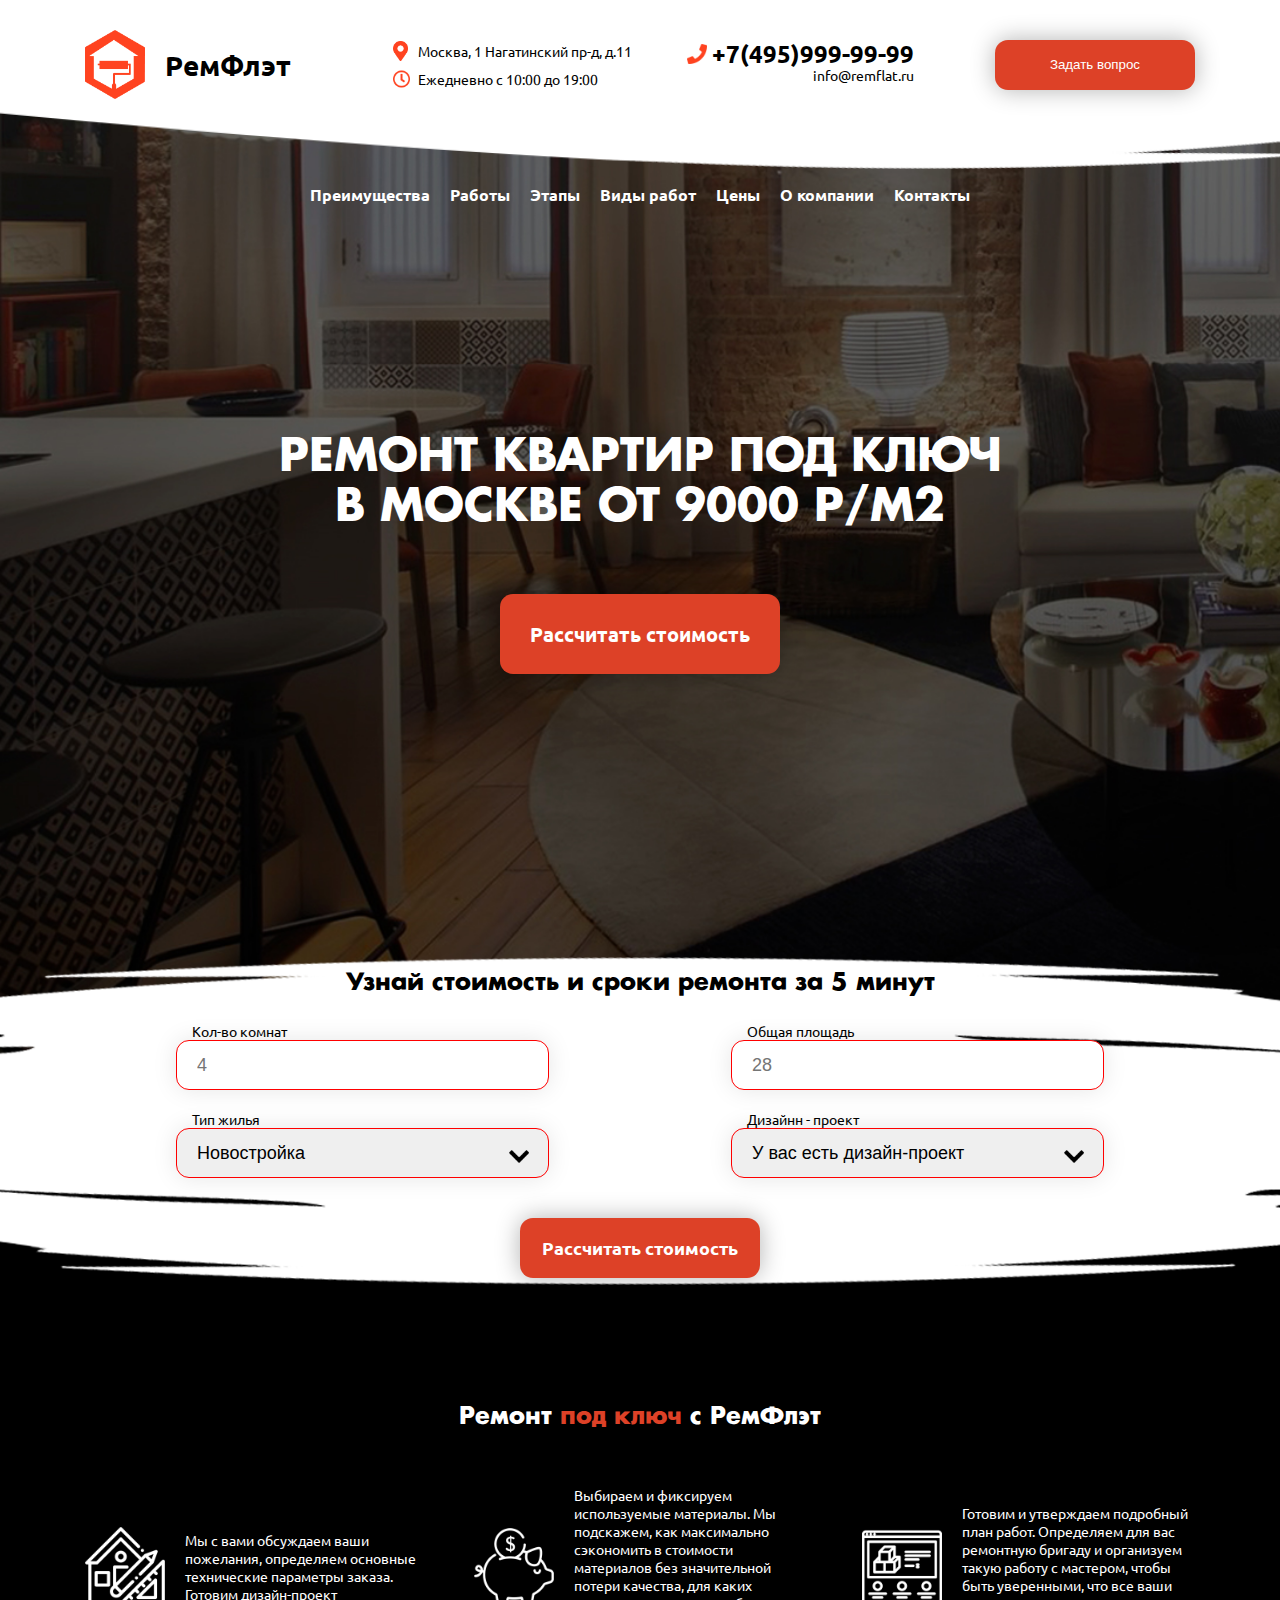
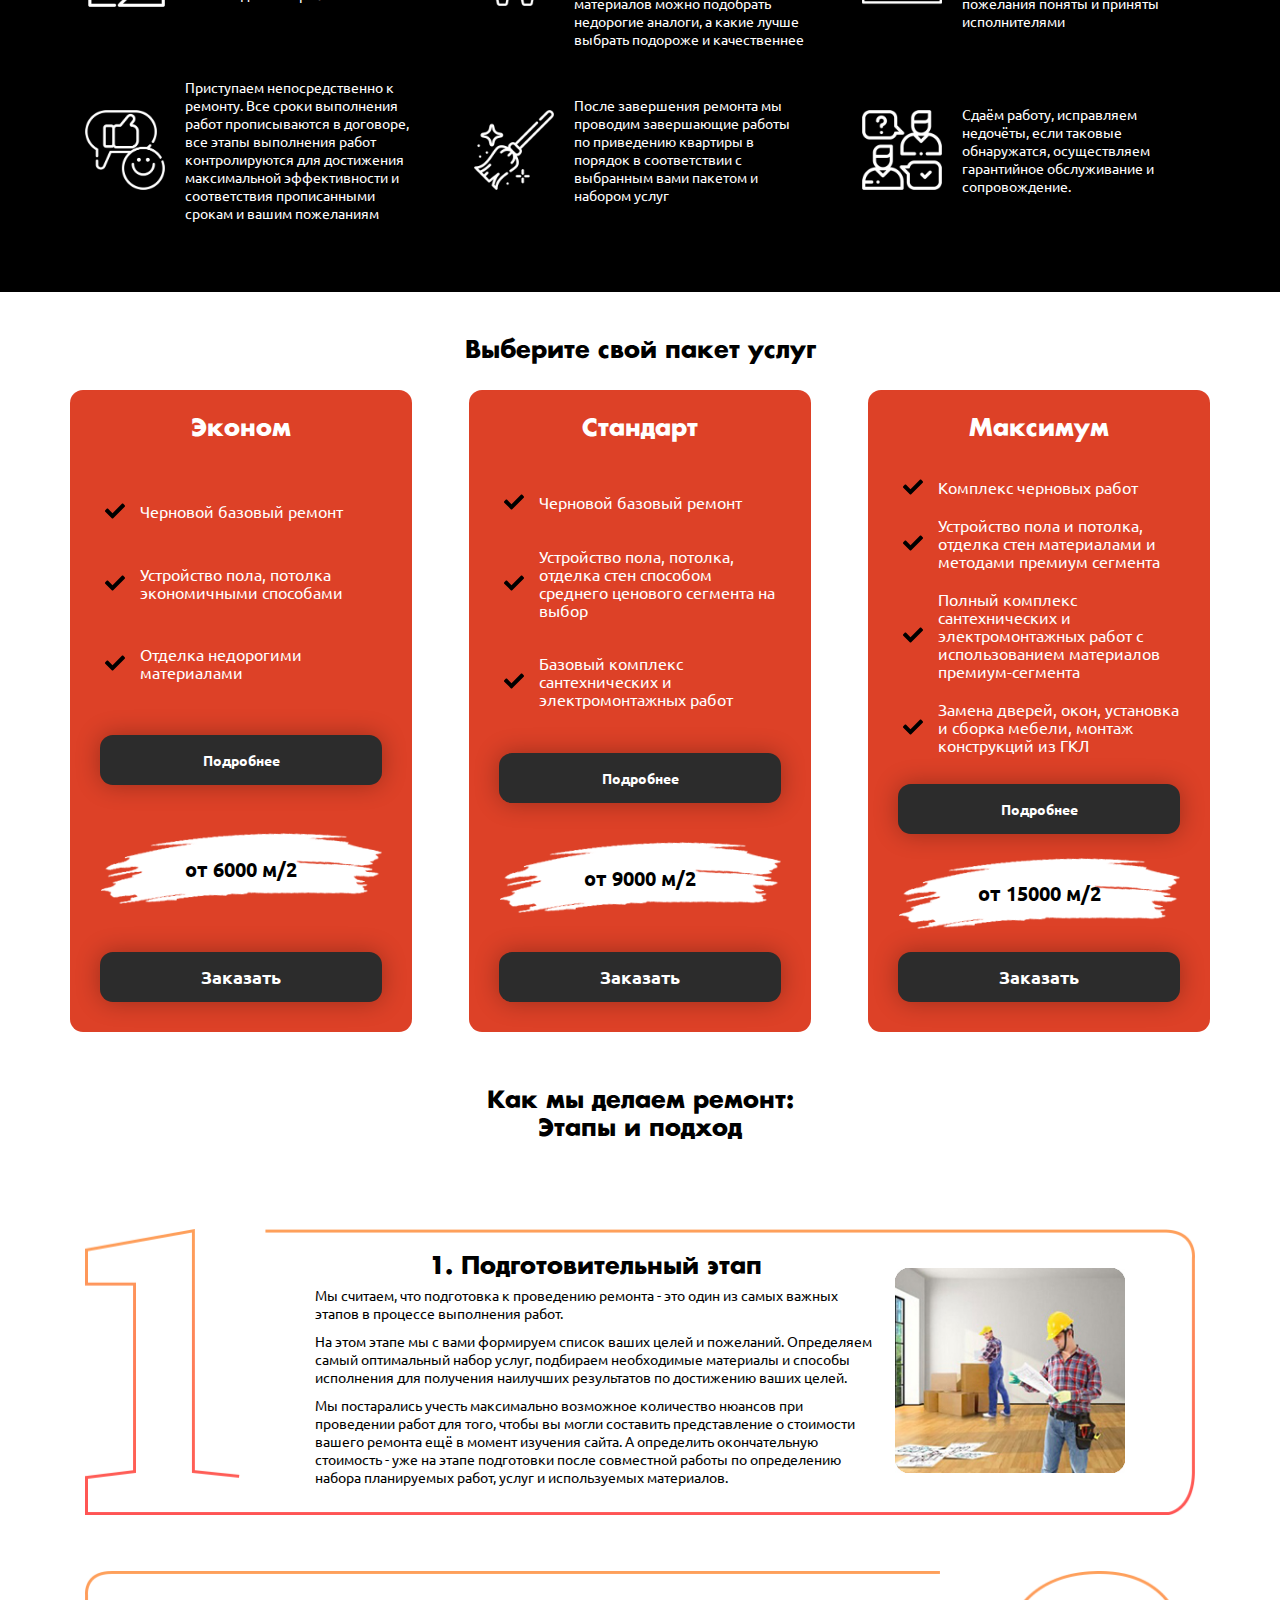
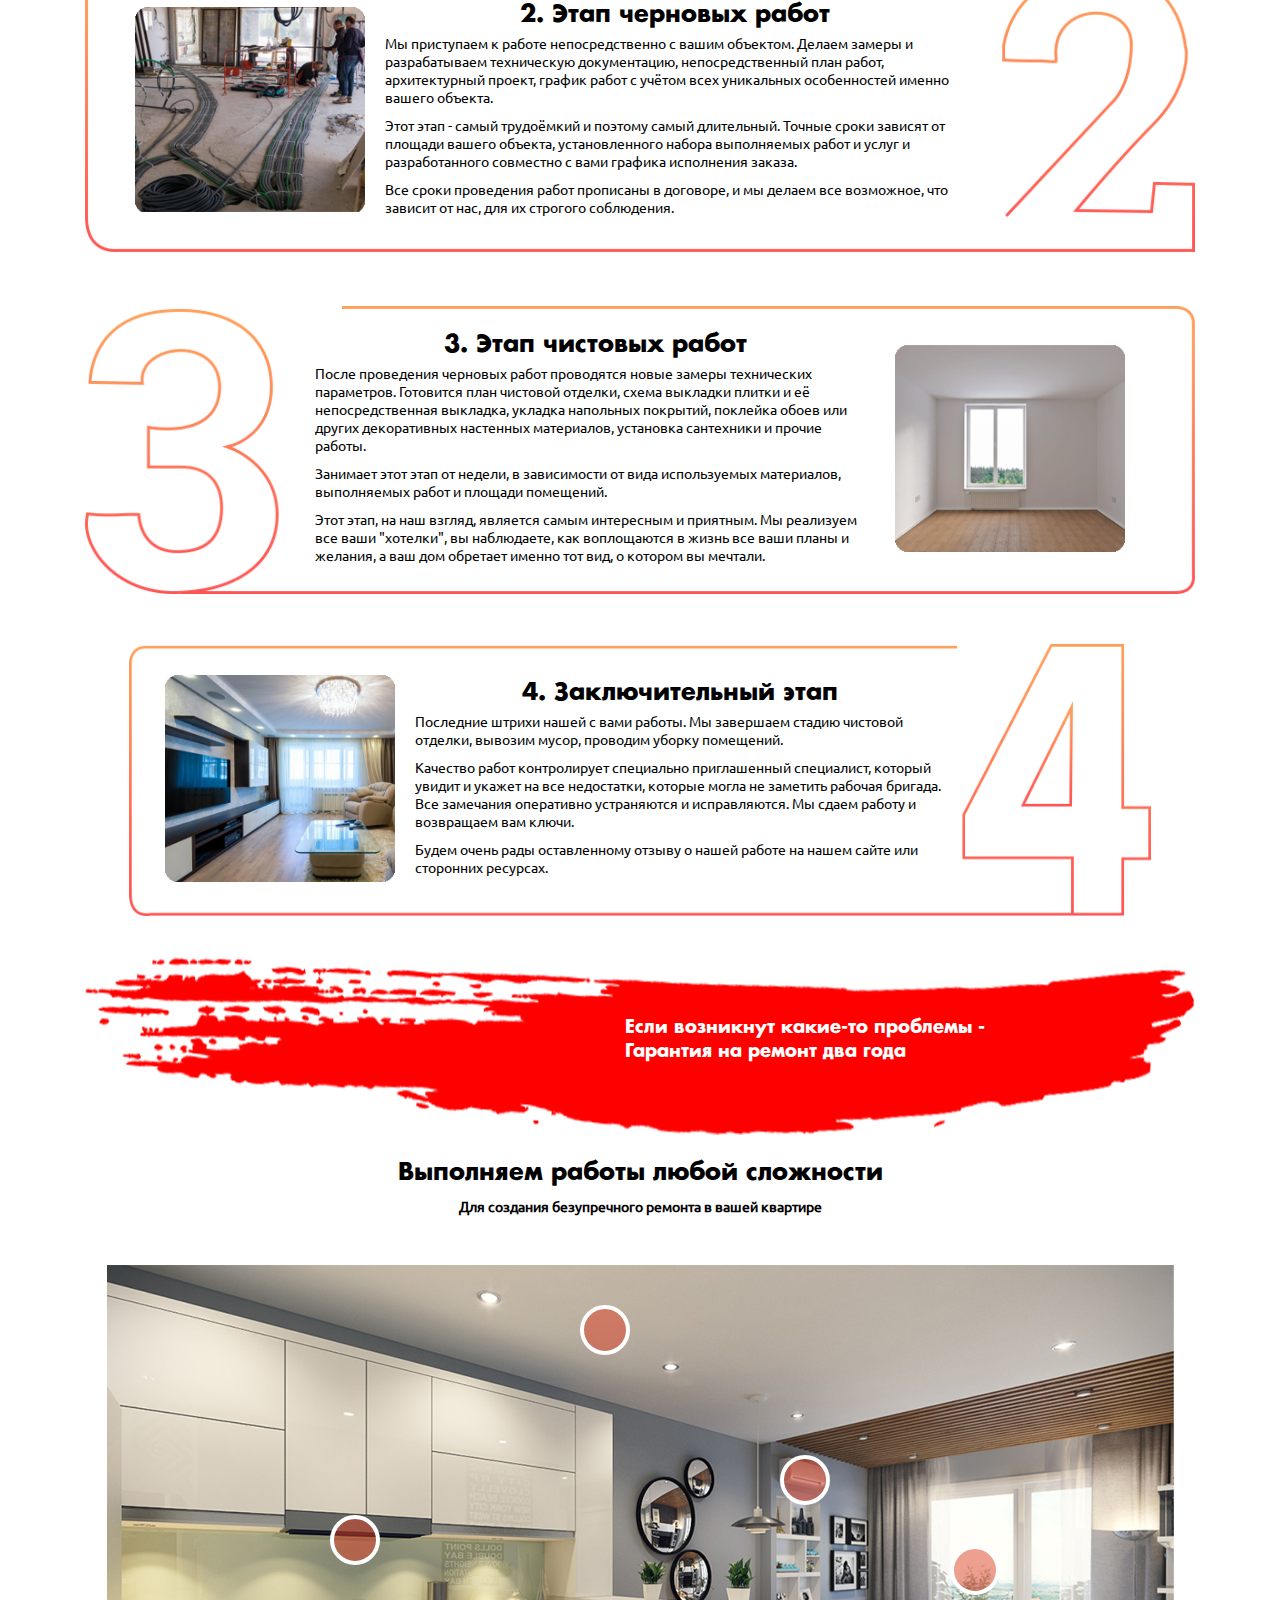
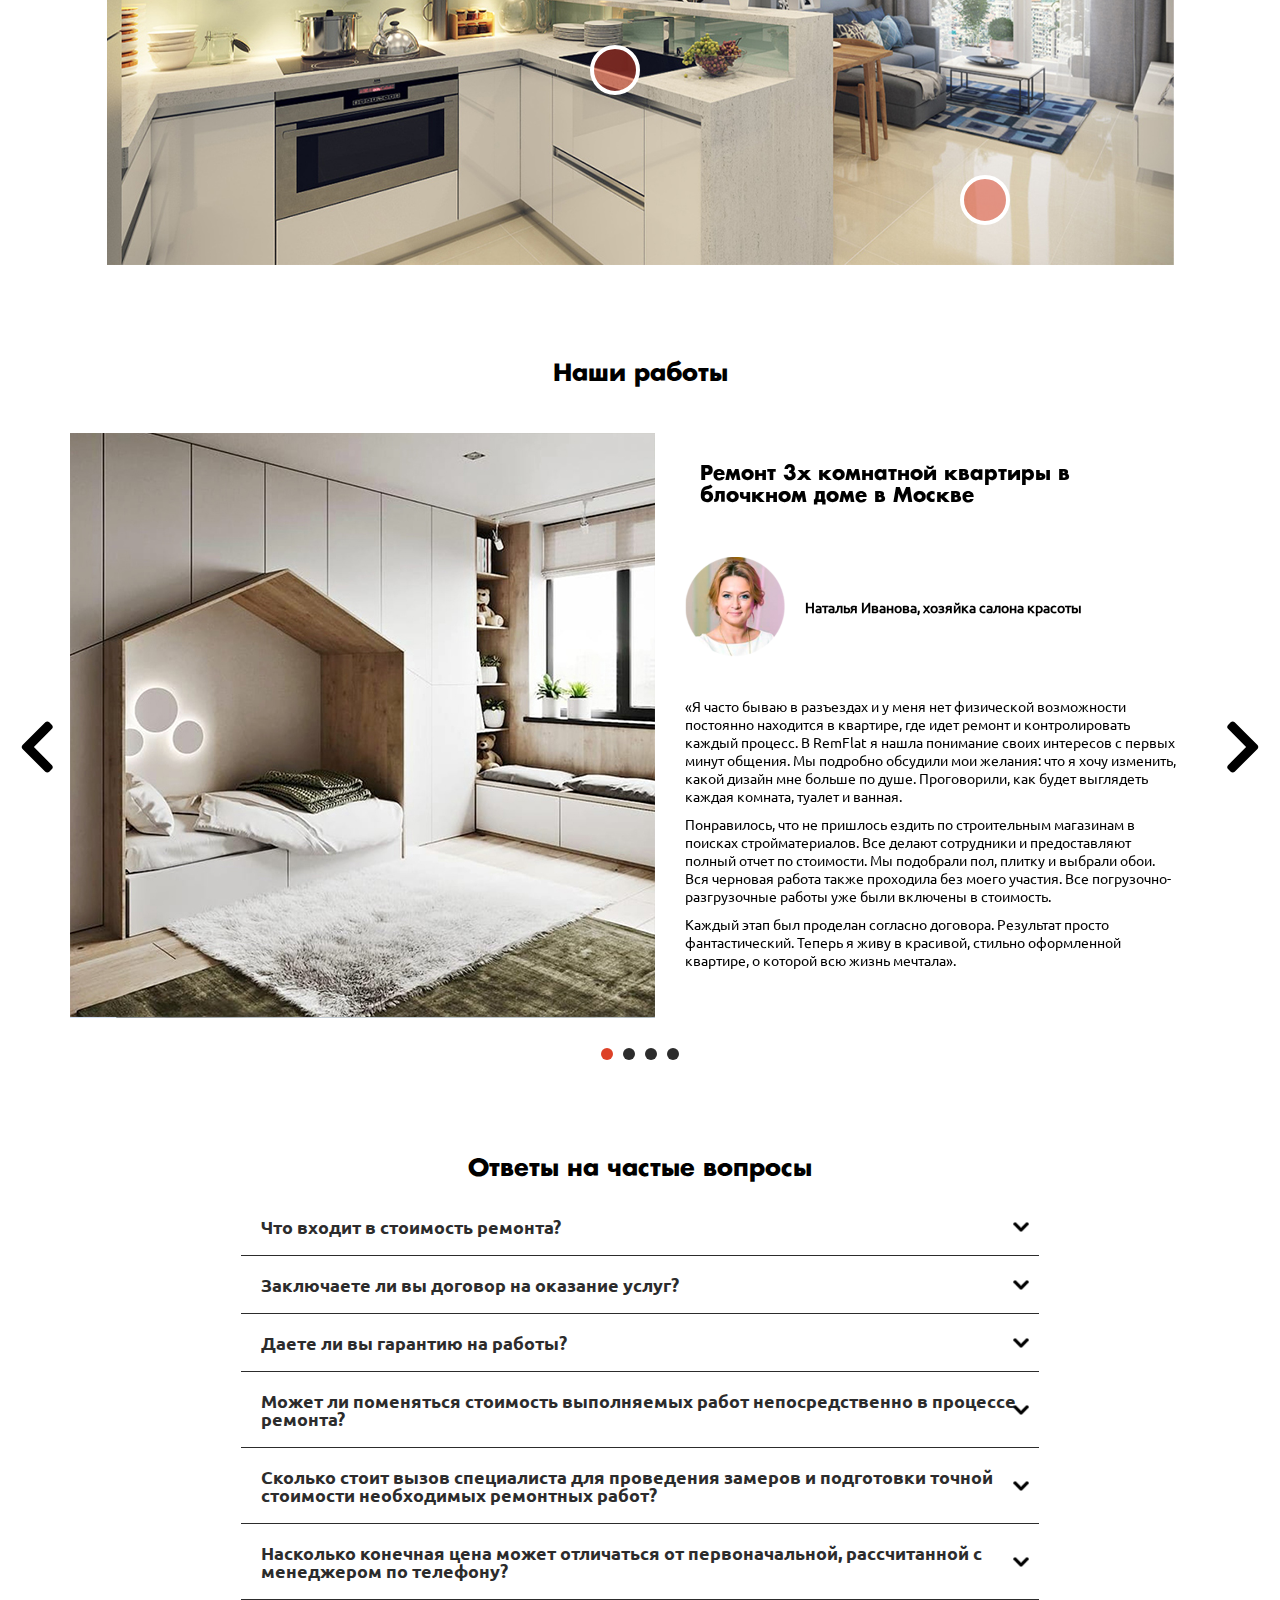
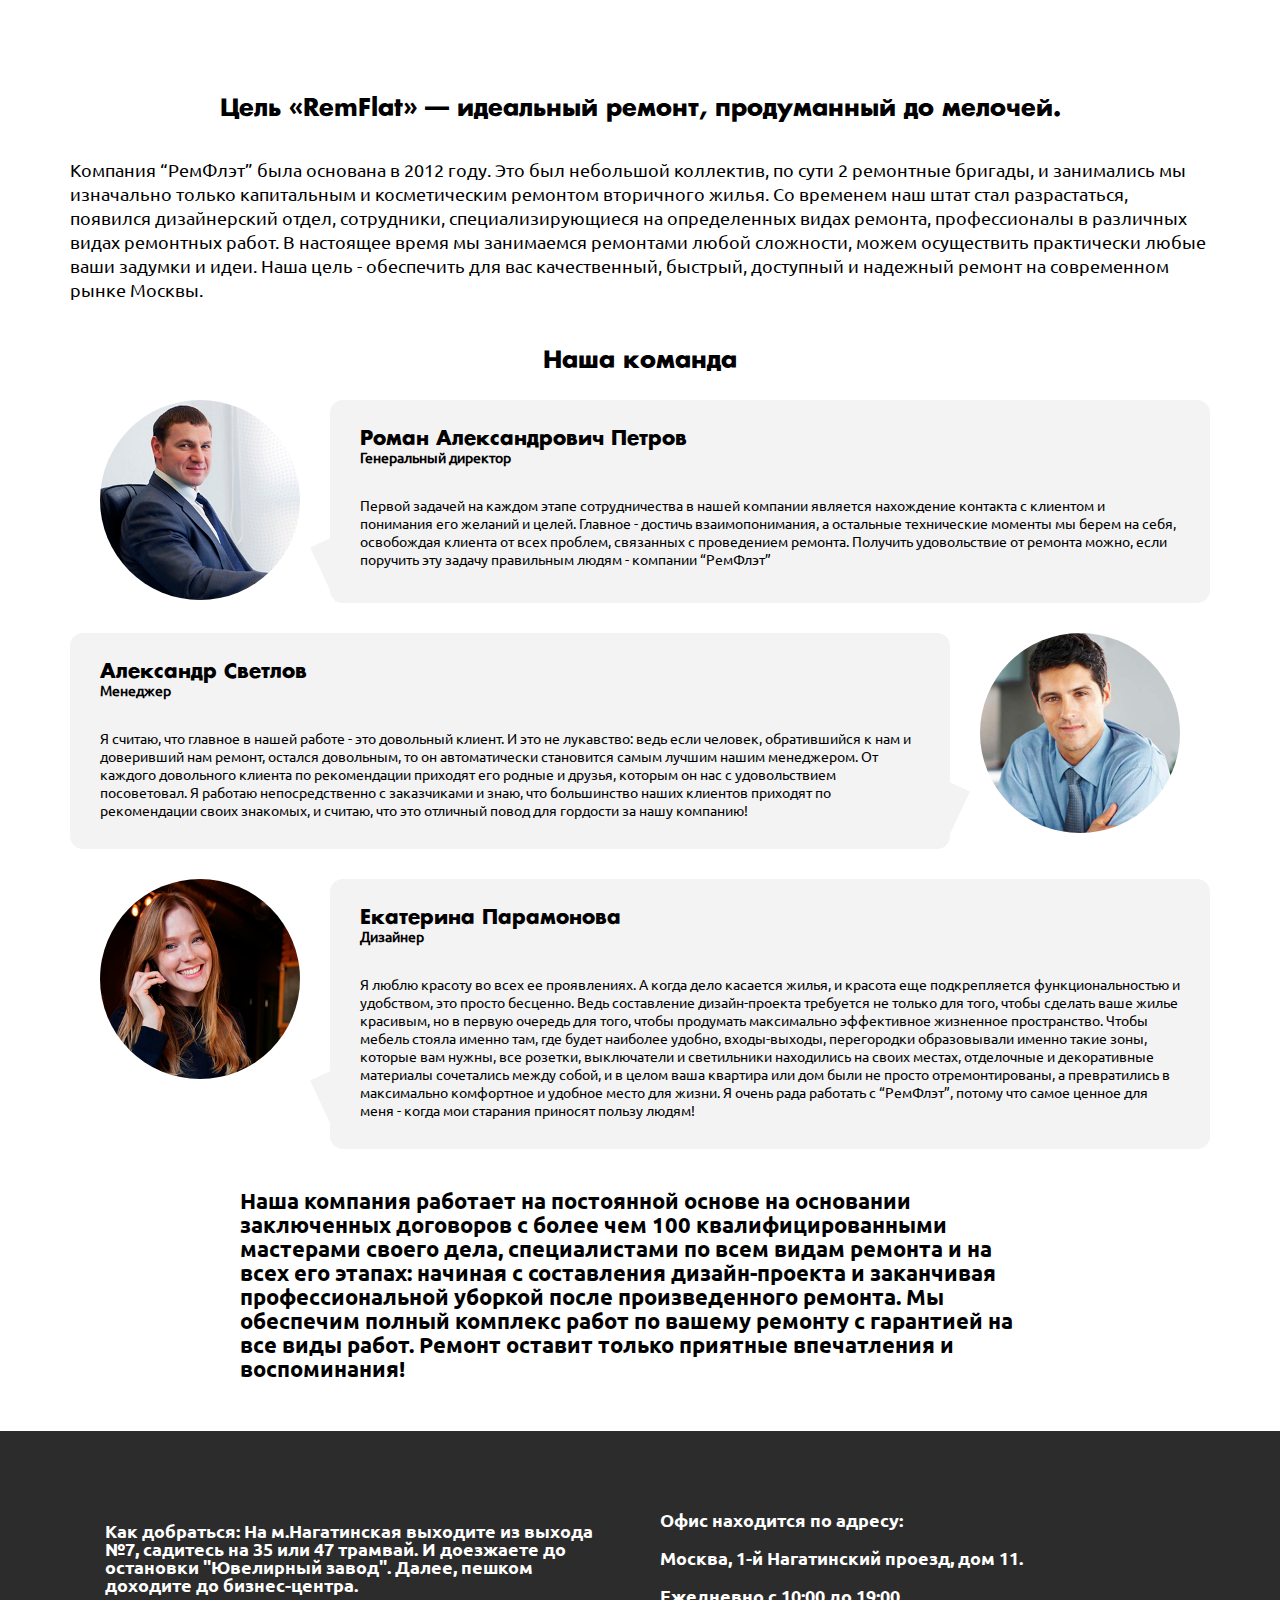
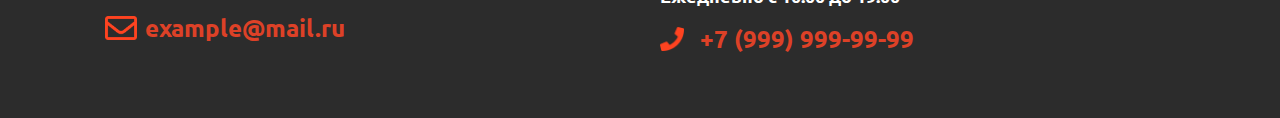
<file: index.html>
<!DOCTYPE html>
<html lang="ru">
<head>
  <meta charset="UTF-8">
  <meta name="viewport" content="width=device-width, initial-scale=1.0, maximum-scale=1.0, user-scalable=no" />
  <meta http-equiv="X-UA-Compatible" content="ie=edge">
  <meta name="format-detection" content="telephone=no">
  <title>Ремонт квартир</title>
  <link rel="shortcut icon" href="img/favicon/favicon.ico" type="image/x-icon">
  <meta property="og:title" content="" />
  <meta name="keywords" content=""/>
  <link rel="stylesheet" href="css/libs.min.css">
  <link rel="stylesheet" href="css/main.css">
</head>
<body>
  <header class="header">
    
    <div class="header-wrap">
      <div class="container header-wrap-bg">
        <div class="header-wrap_logo">
          <img src="img/logo.png" alt="РемФлэт">
          <h2>РемФлэт</h2>
          <div id="toggle">
              <span></span>
              <span></span>
              <span></span>
            </div>
        </div>
        <div class="header-wrap_adress">
          <span>
            Москва, 1 Нагатинский пр-д, д.11
          </span>
          <span>
            Ежедневно с 10:00 до 19:00
          </span>
        </div>
        <div class="header-wrap_contacts">
          <span>
              <a href="tel:">+7(495)999-99-99</a>
          </span>
          <span>
              <a href="mailto:">info@remflat.ru</a>
          </span>
        </div>
        <div class="header-wrap_button">
          <button class="button callback">Задать вопрос</button>
        </div>
      </div>
    </div>
    <nav class="header-nav container">
      <ul>
        <li><a href="#">Преимущества</a></li>
        <li><a href="#">Работы</a></li>
        <li><a href="#">Этапы</a></li>
        <li><a href="#">Виды работ</a></li>
        <li><a href="#">Цены</a></li>
        <li><a href="#">О компании</a></li>
        <li><a href="#">Контакты</a></li>
      </ul>
    </nav>
    <div class="header-title container">
      <h1>Ремонт квартир под ключ в Москве от 9000 р/м2</h1>
      <a class="button scrollto" href="#calc">Рассчитать стоимость</a>
    </div>
    
    <div class="header-calc" id="calc">
      <div class="header-calc-wrap container">
        <div class="title">Узнай стоимость и сроки ремонта за 5 минут</div>
        <div class="header-calc-wrap-form">
          <div class="header-calc-wrap-form_input"><label for="">Кол-во комнат</label><input class="rooms" type="text" placeholder="4"></div>
          <div class="header-calc-wrap-form_input"><label for="">Общая площадь</label><input class="metr" type="text" placeholder="28"></div>
          <div class="header-calc-wrap-form_input"><label for="">Тип жилья</label>
            <select name="" id="type" class="type">
              <option value="1">Новостройка</option>
              <option value="1.15">Вторичное</option>
            </select>
          </div>
          <div class="header-calc-wrap-form_input"><label for="">Дизайнн - проект</label>
            <select name="" id="design" class="design">
              <option value="0">У вас есть дизайн-проект</option>
              <option value="600">Вам нужно создать дизайн-проект</option>
            </select>
          </div>
          <button class="button callback-calc">Рассчитать стоимость</button>
        </div>
        <div class="popup-calc">
            <div class="popup-close">&times;</div>
            <div class="title">Расчет стоимости ремонта</div>
            <div class="popup-calc-text">
                <div class="title">Проверьте данные:</div>
                <div>- Квартира <span class="resdiv" id="rooms"></span>х комнатная</div>
                <div>- Её площадь: <span class="resdiv" id="metr"></span> м/2</div>
            </div>
            <div class="popup-calc-result">
              <div class="title">Стоимость ремонта составит:</div>
              <div class="resdiv"><span class="result"></span> р</div>
              <div class="title">Примерные сроки ремонта:</div>
              <div class="resdiv"><span class="res-time"></span> дней</div>
            </div>
            <input class="button" type="submit" id="calc-button" value="Оставить заявку">
            <small>ВНИМАНИЕ! Сроки и цены являются ориентировочными. Для точного расчёта оставьте заявку!</small>
        </div>
        <div class="popup-calc2">
            <div class="popup-close">&times;</div>
            <div class="title">Отправьте заявку на подсчет стоимости</div>
            <label for="">Как к вам обращаться?</label>
            <input type="text">
            <label for="">Ваш телефон</label>
            <input type="text">
            <input class="button" type="submit">
            <small>
                Нажимая на кнопку, вы даете согласие на обработку своих персональных данных и соглашаетесь с <a href="#">Политикой конфиденциальности</a>
            </small>
        </div>
      </div>
    </div>
    
  </header>
  <section class="features">
    <div class="title">Ремонт <strong>под ключ</strong> c РемФлэт</div>
    <div class="features-wrap container">
      <div class="features-wrap-item">
        <img src="img/icons/home.png" alt="">
        <p>Мы с вами обсуждаем ваши пожелания, определяем основные технические параметры заказа. Готовим дизайн-проект</p>
      </div>
      <div class="features-wrap-item">
        <img src="img/icons/pig.png" alt="">
        <p>Выбираем и фиксируем используемые материалы. Мы подскажем, как максимально сэкономить в стоимости материалов без значительной потери качества, для каких материалов можно подобрать недорогие аналоги, а какие лучше выбрать подороже и качественнее
          </p>
      </div>
      <div class="features-wrap-item">
        <img src="img/icons/website.png" alt="">
        <p>Готовим и утверждаем подробный план работ. Определяем для вас ремонтную бригаду и организуем такую работу с мастером, чтобы быть уверенными, что все ваши пожелания поняты и приняты исполнителями
        </p>
      </div>
      <div class="features-wrap-item">
        <img src="img/icons/good.png" alt="">
        <p>Приступаем непосредственно к ремонту. Все сроки выполнения работ прописываются в договоре, все этапы выполнения работ контролируются для достижения максимальной эффективности и соответствия прописанными срокам и вашим пожеланиям </p>
      </div>
      <div class="features-wrap-item">
        <img src="img/icons/broom.png" alt="">
        <p>После завершения ремонта мы проводим завершающие работы по приведению квартиры в порядок в соответствии с выбранным вами пакетом и набором услуг</p>
      </div>
      <div class="features-wrap-item">
        <img src="img/icons/conversation.png" alt="">
        <p>Сдаём работу, исправляем недочёты, если таковые обнаружатся, осуществляем гарантийное обслуживание и сопровождение. 
        </p>
      </div>
    </div>
  </section>
  <section class="package container">
    <div class="title">Выберите свой пакет услуг</div>
    <div class="package-wrap">
      <div class="package-wrap-item">
        <div class="title">Эконом</div>
        <p>Черновой базовый ремонт</p>
        <p>Устройство пола, потолка экономичными способами </p>
        <p>Отделка недорогими материалами</p>
        <a class="button" href="#">Подробнее</a>
        <div class="ot">от 6000 м/2</div>
        <button class="button">Заказать</button>
      </div>
      <div class="package-wrap-item">
        <div class="title">Стандарт</div>
        <p>Черновой базовый ремонт</p>
        <p>Устройство пола, потолка, отделка стен способом среднего ценового сегмента на выбор</p>
        <p>Базовый комплекс сантехнических и электромонтажных работ</p>
        <a class="button" href="#">Подробнее</a>
        <div class="ot">от 9000 м/2</div>
        <button class="button">Заказать</button>
      </div>
      <div class="package-wrap-item">
        <div class="title">Максимум</div>
        <p>Комплекс черновых работ</p>
        <p>Устройство пола и потолка, отделка стен материалами и методами премиум сегмента</p>
        <p>Полный комплекс сантехнических и электромонтажных работ с использованием материалов премиум-сегмента</p>
        <p>Замена дверей, окон, установка и сборка мебели, монтаж конструкций из ГКЛ</p>
        <a class="button" href="#">Подробнее</a>
        <div class="ot">от 15000 м/2</div>
        <button class="button">Заказать</button>
      </div>
      
    </div>
  </section>
  
  <section class="ethaps container">
    <div class="title">Как мы делаем ремонт:</div>
    <div class="title">Этапы и подход</div>
    <div class="ethaps-item">
     <div class="ethaps-item-left">
        <div class="title">1. Подготовительный этап</div>
      <p>Мы считаем, что подготовка к проведению ремонта - это один из самых важных этапов в процессе выполнения работ. </p>
      <p>На этом этапе мы с вами формируем список ваших целей и пожеланий. Определяем самый оптимальный набор услуг, подбираем необходимые материалы и способы исполнения для получения наилучших результатов по достижению ваших целей.</p>
      <p>Мы постарались учесть максимально возможное количество нюансов при проведении работ для того, чтобы вы могли составить представление о стоимости вашего ремонта ещё в момент изучения сайта. А определить окончательную стоимость - уже на этапе подготовки после совместной работы по определению набора планируемых работ, услуг и используемых материалов. </p>
     </div>
     <div class="ethaps-item-right">
       <img src="img/steps/1.jpg" alt="">
     </div>
    </div>
    <div class="ethaps-item">
        <div class="ethaps-item-right">
            <img src="img/steps/2.jpg" alt="">
          </div>
     <div class="ethaps-item-left">
        <div class="title">2. Этап черновых работ</div>
      <p>Мы приступаем к работе непосредственно с вашим объектом. Делаем  замеры и разрабатываем техническую документацию, непосредственный план работ, архитектурный проект, график работ с учётом всех уникальных особенностей именно вашего объекта.</p>
      <p>Этот этап - самый трудоёмкий и поэтому самый длительный. Точные сроки зависят от площади вашего объекта, установленного набора выполняемых работ и услуг и разработанного совместно с вами графика исполнения заказа. </p>
      <p>Все сроки проведения работ прописаны в договоре, и мы делаем все возможное, что зависит от нас, для их строгого соблюдения. 
      </p>
     </div>
     
    </div>
    <div class="ethaps-item">
     <div class="ethaps-item-left">
        <div class="title">3. Этап чистовых работ</div>
      <p>После проведения черновых работ проводятся новые замеры технических параметров. Готовится план чистовой отделки, схема выкладки плитки и её непосредственная выкладка, укладка напольных покрытий, поклейка обоев или других декоративных настенных материалов, установка сантехники и прочие работы. 
      </p>
      <p>Занимает этот этап от недели, в зависимости от вида используемых материалов, выполняемых работ и площади помещений.</p>
      <p>Этот этап, на наш взгляд, является самым интересным и приятным. Мы реализуем все ваши "хотелки", вы наблюдаете, как воплощаются в жизнь все ваши планы и желания, а ваш дом обретает именно тот вид, о котором вы мечтали. </p>
     </div>
     <div class="ethaps-item-right">
       <img src="img/steps/3.jpg" alt="">
     </div>
    </div>
    <div class="ethaps-item">
        <div class="ethaps-item-right">
            <img src="img/steps/4.jpg" alt="">
          </div>
     <div class="ethaps-item-left">
        <div class="title">4. Заключительный этап</div>
      <p>Последние штрихи нашей с вами работы. Мы завершаем стадию чистовой отделки, вывозим мусор, проводим уборку помещений. </p>
      <p>Качество работ контролирует специально приглашенный специалист, который увидит и укажет на все недостатки, которые могла не заметить рабочая бригада. Все замечания оперативно устраняются и исправляются. 
        Мы сдаем работу и возвращаем вам ключи. 
        </p>
        <p>Будем очень рады оставленному отзыву о нашей работе на нашем сайте или сторонних ресурсах. </p>
     </div>
     
    </div>
    <div class="ethaps-maz">
      <img src="img/maz.png" alt="">
      <p>
          Если возникнут какие-то проблемы -
          Гарантия на ремонт два года
      </p>
    </div>
  </section>
  <div class="js-title">
      <div class="title">Выполняем работы любой сложности</div>
      <strong>Для создания безупречного ремонта в вашей квартире</strong>
  </div>
  
  <section class="js container">
    <div class="js-plus item1">
      
      <div class="js-plus-text">
        Установка натяжных потолков и не только
      </div>
    </div>
    <div class="js-plus item2">
      
      <div class="js-plus-text">
        Установка кондиционеров
      </div>
    </div>
    <div class="js-plus item3">
      
      <div class="js-plus-text">
        Установка различных окон
      </div>
    </div>
    <div class="js-plus item4">
      
      <div class="js-plus-text">
        Установку кухни и фурнитура
      </div>
    </div>
    <div class="js-plus item5">
      
      <div class="js-plus-text">
        Установка встроенной техники
      </div>
    </div>
    <div class="js-plus item6">
      
      <div class="js-plus-text">
        Установка пола любого формата
      </div>
    </div>
  </section>
  <section class="work container">
    <div class="title">Наши работы</div>
    <div class="work-wrap">
        <div class="work-wrap-item">
            <div class="work-item-left">
              <img src="img/feedback/1.jpg" alt="">
            </div>
            <div class="work-wrap-item-right">
              <div class="title">
                Ремонт 3х комнатной квартиры в блочкном доме в Москве
              </div>
              <div class="work-wrap-item-right-avatar">
                <img src="img/feedback/ebalo.png" alt="">
                <strong>Наталья Иванова, хозяйка салона красоты</strong>
              </div>
              <div class="work-wrap-item-right-text">
                <p>
                    «Я часто бываю в разъездах и у меня нет физической возможности постоянно находится в квартире, где идет ремонт и контролировать каждый процесс. В RemFlat я нашла понимание своих интересов с первых минут общения. Мы подробно обсудили мои желания: что я хочу изменить, какой дизайн мне больше по душе. Проговорили, как будет выглядеть каждая комната, туалет и ванная. 
                </p>
                <p>Понравилось, что не пришлось ездить по строительным магазинам в поисках стройматериалов. Все делают сотрудники и предоставляют полный отчет по стоимости. Мы подобрали пол, плитку и выбрали обои. Вся черновая работа также проходила без моего участия. Все погрузочно-разгрузочные работы уже были включены в стоимость. </p>
                <p>Каждый этап был проделан согласно договора. Результат просто фантастический. Теперь я живу в красивой, стильно оформленной квартире, о которой всю жизнь мечтала».</p>
              </div>
            </div>
          </div>
        <div class="work-wrap-item">
            <div class="work-item-left">
              <img src="img/feedback/1.jpg" alt="">
            </div>
            <div class="work-wrap-item-right">
              <div class="title">
                Ремонт 3х комнатной квартиры в блочкном доме в Москве
              </div>
              <div class="work-wrap-item-right-avatar">
                <img src="img/feedback/ebalo.png" alt="">
                <strong>Наталья Иванова, хозяйка салона красоты</strong>
              </div>
              <div class="work-wrap-item-right-text">
                <p>
                    «Я часто бываю в разъездах и у меня нет физической возможности постоянно находится в квартире, где идет ремонт и контролировать каждый процесс. В RemFlat я нашла понимание своих интересов с первых минут общения. Мы подробно обсудили мои желания: что я хочу изменить, какой дизайн мне больше по душе. Проговорили, как будет выглядеть каждая комната, туалет и ванная. 
                </p>
                <p>Понравилось, что не пришлось ездить по строительным магазинам в поисках стройматериалов. Все делают сотрудники и предоставляют полный отчет по стоимости. Мы подобрали пол, плитку и выбрали обои. Вся черновая работа также проходила без моего участия. Все погрузочно-разгрузочные работы уже были включены в стоимость. </p>
                <p>Каждый этап был проделан согласно договора. Результат просто фантастический. Теперь я живу в красивой, стильно оформленной квартире, о которой всю жизнь мечтала».</p>
              </div>
            </div>
          </div>
        <div class="work-wrap-item">
            <div class="work-item-left">
              <img src="img/feedback/1.jpg" alt="">
            </div>
            <div class="work-wrap-item-right">
              <div class="title">
                Ремонт 3х комнатной квартиры в блочкном доме в Москве
              </div>
              <div class="work-wrap-item-right-avatar">
                <img src="img/feedback/ebalo.png" alt="">
                <strong>Наталья Иванова, хозяйка салона красоты</strong>
              </div>
              <div class="work-wrap-item-right-text">
                <p>
                    «Я часто бываю в разъездах и у меня нет физической возможности постоянно находится в квартире, где идет ремонт и контролировать каждый процесс. В RemFlat я нашла понимание своих интересов с первых минут общения. Мы подробно обсудили мои желания: что я хочу изменить, какой дизайн мне больше по душе. Проговорили, как будет выглядеть каждая комната, туалет и ванная. 
                </p>
                <p>Понравилось, что не пришлось ездить по строительным магазинам в поисках стройматериалов. Все делают сотрудники и предоставляют полный отчет по стоимости. Мы подобрали пол, плитку и выбрали обои. Вся черновая работа также проходила без моего участия. Все погрузочно-разгрузочные работы уже были включены в стоимость. </p>
                <p>Каждый этап был проделан согласно договора. Результат просто фантастический. Теперь я живу в красивой, стильно оформленной квартире, о которой всю жизнь мечтала».</p>
              </div>
            </div>
          </div>
        <div class="work-wrap-item">
            <div class="work-item-left">
              <img src="img/feedback/1.jpg" alt="">
            </div>
            <div class="work-wrap-item-right">
              <div class="title">
                Ремонт 3х комнатной квартиры в блочкном доме в Москве
              </div>
              <div class="work-wrap-item-right-avatar">
                <img src="img/feedback/ebalo.png" alt="">
                <strong>Наталья Иванова, хозяйка салона красоты</strong>
              </div>
              <div class="work-wrap-item-right-text">
                <p>
                    «Я часто бываю в разъездах и у меня нет физической возможности постоянно находится в квартире, где идет ремонт и контролировать каждый процесс. В RemFlat я нашла понимание своих интересов с первых минут общения. Мы подробно обсудили мои желания: что я хочу изменить, какой дизайн мне больше по душе. Проговорили, как будет выглядеть каждая комната, туалет и ванная. 
                </p>
                <p>Понравилось, что не пришлось ездить по строительным магазинам в поисках стройматериалов. Все делают сотрудники и предоставляют полный отчет по стоимости. Мы подобрали пол, плитку и выбрали обои. Вся черновая работа также проходила без моего участия. Все погрузочно-разгрузочные работы уже были включены в стоимость. </p>
                <p>Каждый этап был проделан согласно договора. Результат просто фантастический. Теперь я живу в красивой, стильно оформленной квартире, о которой всю жизнь мечтала».</p>
              </div>
            </div>
          </div>
    </div>
  </section>
	<section class="question container">
    <div class="question-wrap">
        <div class="title">
          Ответы на частые вопросы
        </div>
      <div class="question-wrap-title">
          Что входит в стоимость ремонта?
      </div>
      <div class="question-wrap-text">
       <p>У нас есть несколько пакетных предложений “под ключ” в которые
        входит, согласно тарифу, комплекс материалов, работ и услуг,
        включенных в данный пакет. Подготовили эти тарифы мы в первую
        очередь для вашего удобства, чтобы вы могли сориентироваться по
        стоимости ремонта хотя бы примерно, еще в момент изучения сайта.
        Материалы, включенные в цену, базовые для конкретного тарифа, но в
        дальнейшем любой из них вы можете заменить на другой, который вас
        устраивает, с соответствующим пересчетом стоимости самого
        материала, а в некоторых случаях и стоимости работ. Более подробную
        информацию о том, что конкретно входит в интересующую вас
        стоимость, можно узнать, нажав кнопку “подробнее” в соответствующем
        разделе, а также связавшись с нашим менеджером по телефону или
        через форму обратной связи на сайте.
       </p>
      </div>
      <div class="question-wrap-title">
        Заключаете ли вы договор на оказание услуг?
      </div>
      <div class="question-wrap-text">
       <p>Официальный договор заключается в обязательном порядке. В нем
        прописываются все важные моменты и условия нашего с вами
        сотрудничества: сроки начала, график выполняемых работ и даты
        завершения, гарантийные сроки, ответственность заказчика и
        подрядчика за неисполнение обязательств, пути урегулирования споров
        и прочие важные условия. Неотъемлемой частью договора является
        также смета на ремонт, в которой прописаны все запланированные
        виды работ, услуг и список используемых материалов.
       </p>
      </div>
      <div class="question-wrap-title">
        Даете ли вы гарантию на работы?
      </div>
      <div class="question-wrap-text">
       <p>Гарантийные сроки на выполняемые работы прописываются в договоре.
        На различные виды работ, в зависимости от конструктивных
        особенностей оборудования и материалов, эти сроки меняются. В
        среднем срок гарантийных обязательств составляет от 2 до 5 лет
       </p>
      </div>
      <div class="question-wrap-title">
        Может ли поменяться стоимость выполняемых работ непосредственно в
          процессе ремонта?
      </div>
      <div class="question-wrap-text">
       <p>Окончательная стоимость выполнения работ прописывается в договоре.
        Но, естественно, ремонт это такой процесс, в котором могут возникнуть
        непредвиденные обстоятельства или вы можете передумать и решить
        поменять что-либо в запланированной работе. На этот случай в
        договоре прописывается условие, что все изменения в процессе
        выполнения работ вносятся исключительно по согласованию с
        заказчиком. Таким образом вы застрахованы от неприятных
        неожиданностей: если в смету работ внесены удорожающие общую
        стоимость ремонта материалы или работы без согласования с вами, то
        вы имеете право эти дополнительные позиции не оплачивать.
       </p>
      </div>
      <div class="question-wrap-title">
        Сколько стоит вызов специалиста для проведения замеров и подготовки
точной стоимости необходимых ремонтных работ?
      </div>
      <div class="question-wrap-text">
       <p>Выезд специалиста для проведения замеров и прочих работ
        непосредственно на месте у нас бесплатный, также как консультации по
        применению материалов и видов работ в процессе расчёта.
       </p>
      </div>
      <div class="question-wrap-title">
        Насколько конечная цена может отличаться от первоначальной,
рассчитанной с менеджером по телефону?
      </div>
      <div class="question-wrap-text">
       <p>После предварительной работы с менеджером вы определяете
        ориентировочную, первоначальную стоимость своего ремонта. Эта
        цифра рассчитывается на основании реальных данных, поэтому не
        будет такого, что по телефону обсуждали "10 рублей", а по факту
        оказалось "почему-то 200". Чем точнее предоставленные вами данные,
        тем более реальной будет предварительная стоимость заказа. Выезд
        специалиста позволит просчитать точные цифры с учётом всех
        индивидуальных особенностей помещений, но обычно изменение
        предварительной цены критичным не является. Очень многое здесь
        зависит от ваших пожеланий: к примеру, если речь в предварительных
        расчётах шла о напольное покрытии линолеуме, а при фактических
        замерах вы решили, что все-таки хотите паркет - то, конечно, стоимость
        остаться прежней никак не сможет. Все пункты ценообразования мы
        стараемся делать максимально прозрачными и понятными.
       </p>
      </div>
      
    </div>
  </section>		
  <section class="about container">
      <div class="title">Цель «RemFlat» — идеальный ремонт, продуманный до мелочей.</div>
      <p>
        Компания “РемФлэт” была основана в 2012 году. Это был небольшой коллектив, по сути 2 ремонтные бригады, и занимались мы изначально только капитальным и косметическим ремонтом вторичного жилья. Со временем наш штат стал разрастаться, появился дизайнерский отдел, сотрудники, специализирующиеся на определенных видах ремонта, профессионалы в различных видах ремонтных работ. В настоящее время мы занимаемся ремонтами любой сложности, можем осуществить практически любые ваши задумки и идеи. Наша цель - обеспечить для вас качественный, быстрый,  доступный и надежный ремонт на современном рынке Москвы. 
      </p>
    </section>
    <section class="comand container">
      <div class="title">Наша команда</div>
      <div class="comand-item">
        <div class="comand-item-left">
          <img src="img/comand/1.jpg" alt="">
        </div>
        <div class="comand-item-right">
          <div class="title">Роман Александрович Петров  </div>
          <strong>Генеральный директор</strong>
          <p>
              Первой задачей на каждом этапе сотрудничества в нашей компании является нахождение контакта с клиентом и понимания его желаний и целей. Главное - достичь взаимопонимания, а остальные технические моменты мы берем на себя, освобождая клиента от всех проблем, связанных с проведением ремонта. Получить удовольствие от ремонта можно, если поручить эту задачу правильным людям - компании “РемФлэт”</p>
        </div>
      </div>
      <div class="comand-item">
        
        <div class="comand-item-right">
          <div class="title">Александр Светлов </div>
          <strong>Менеджер</strong>
          <p>
              Я считаю, что главное в нашей работе - это довольный клиент. И это не лукавство: ведь если человек, обратившийся к нам и доверивший нам ремонт, остался довольным, то он автоматически становится самым лучшим нашим менеджером. От каждого довольного клиента по рекомендации приходят его родные и друзья, которым он нас с удовольствием посоветовал. Я работаю непосредственно с заказчиками и знаю, что большинство наших клиентов приходят по рекомендации своих знакомых, и считаю, что это отличный повод для гордости за нашу компанию!
  
          </p>
        </div>
        <div class="comand-item-left">
          <img src="img/comand/2.jpg" alt="">
        </div>
      </div>
      <div class="comand-item">
        <div class="comand-item-left">
          <img src="img/comand/3.jpg" alt="">
        </div>
        <div class="comand-item-right">
          <div class="title">Екатерина Парамонова </div>
          <strong>Дизайнер</strong>
          <p>
              Я люблю красоту во всех ее проявлениях. А когда дело касается жилья, и красота еще подкрепляется функциональностью и удобством, это просто бесценно. Ведь составление дизайн-проекта требуется не только для того, чтобы сделать ваше жилье красивым, но в первую очередь для того, чтобы продумать максимально эффективное жизненное пространство. Чтобы мебель стояла именно там, где будет наиболее удобно, входы-выходы, перегородки образовывали именно такие зоны, которые вам нужны, все розетки, выключатели и светильники находились на своих местах, отделочные и декоративные материалы сочетались между собой, и в целом ваша квартира или дом были не просто отремонтированы, а превратились в максимально комфортное и удобное место для жизни. Я очень рада работать с “РемФлэт”, потому что самое ценное для меня - когда мои старания приносят пользу людям!
          </p>
        </div>
      </div>
      <strong class="comand-text">
          Наша компания работает на постоянной основе на основании заключенных договоров с более чем 100 квалифицированными мастерами своего дела, специалистами по всем видам ремонта и на всех его этапах: начиная с составления дизайн-проекта и заканчивая профессиональной уборкой после произведенного ремонта. Мы обеспечим полный комплекс работ по вашему ремонту с гарантией на все виды работ. Ремонт оставит только приятные впечатления и воспоминания! 
      </strong class="comand-text">
    </section>
  <footer class="footer">
    <div class="footer-wrap container">
      <div class="footer-wrap-left">
        <p>
          Как добраться: На м.Нагатинская выходите из выхода №7, садитесь на 35 или 47 трамвай. И доезжаете до остановки "Ювелирный завод". Далее, пешком доходите до бизнес-центра.
        </p>
        <a href="mailto:">example@mail.ru</a>
      </div>
      <div class="footer-wrap-right">
        <p>
          Офис находится по адресу:
        </p>
        <p>
          Москва, 1-й Нагатинский проезд, дом 11.
        </p>
        <p>Ежедневно с 10:00 до 19:00</p>
        <a href="tel:">+7 (999) 999-99-99</a>
      </div>
    </div>
  </footer>
<div class="overlay"></div>
<div class="popup">
  <div class="popup-close">&times;</div>
  <div class="title">Закажите обратный звонок</div>
  <label for="">Как к вам обращаться?</label>
  <input type="text">
  <label for="">Ваш телефон</label>
  <input type="text">
  <input class="button" type="submit">
  <small>
      Нажимая на кнопку, вы даете согласие на обработку своих персональных данных и соглашаетесь с <a href="#">Политикой конфиденциальности</a>
  </small>
</div>




  <script src="https://code.jquery.com/jquery-3.4.1.min.js"></script>
  <script src="js/libs.min.js"></script>
  <script src="js/common.js"></script>
</body>
</html>
</file>
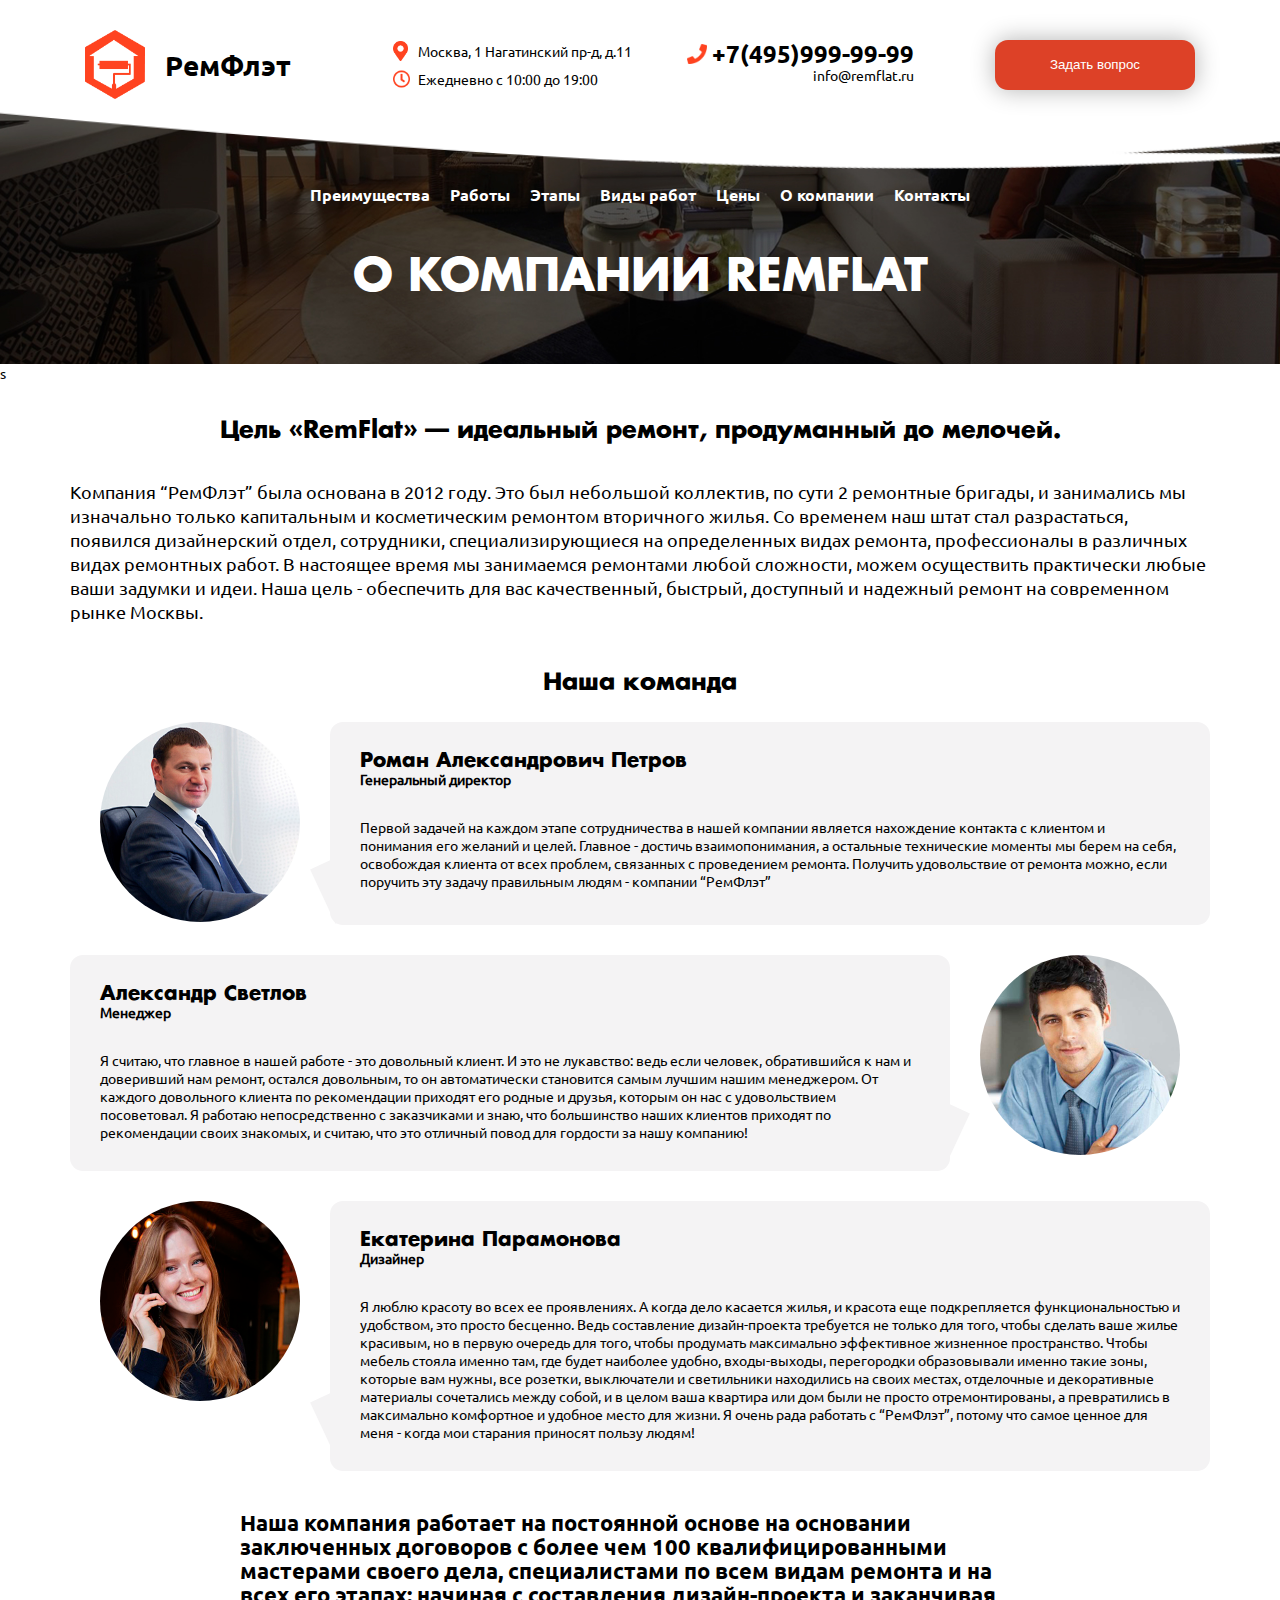
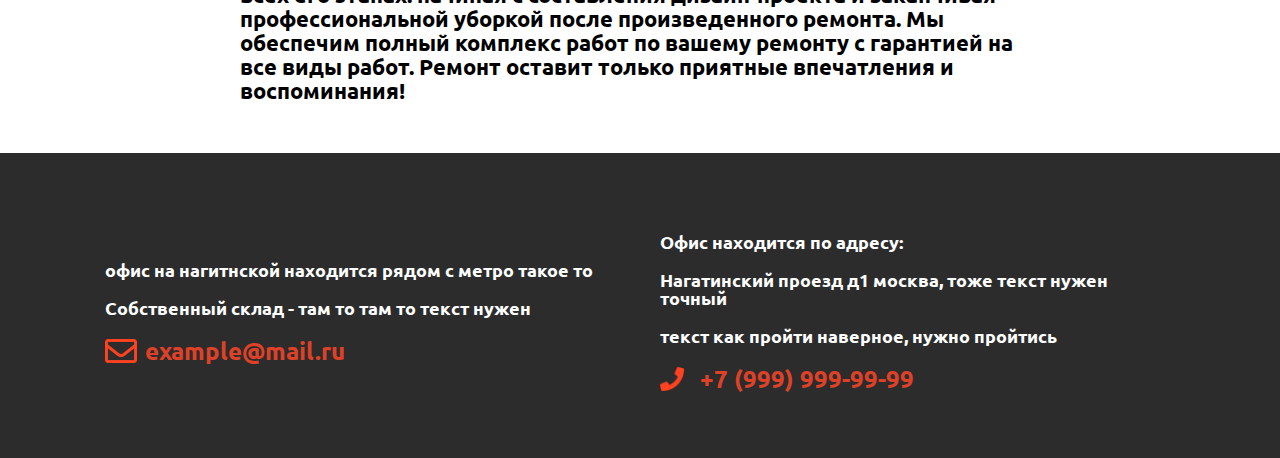
<file: about.html>
<!DOCTYPE html>
<html lang="ru">
<head>
  <meta charset="UTF-8">
  <meta name="viewport" content="width=device-width, initial-scale=1.0, maximum-scale=1.0, user-scalable=no" />
  <meta http-equiv="X-UA-Compatible" content="ie=edge">
  <meta name="format-detection" content="telephone=no">
  <title>Ремонт квартир</title>
  <link rel="shortcut icon" href="img/favicon/favicon.ico" type="image/x-icon">
  <meta property="og:title" content="" />
  <meta name="keywords" content=""/>
  <link rel="stylesheet" href="css/libs.min.css">
  <link rel="stylesheet" href="css/main.css">
</head>
<body>
  <header class="header">
    
    <div class="header-wrap">
      <div class="container header-wrap-bg">
        <div class="header-wrap_logo">
          <img src="img/logo.png" alt="РемФлэт">
          <h2>РемФлэт</h2>
          <div id="toggle">
              <span></span>
              <span></span>
              <span></span>
            </div>
        </div>
        <div class="header-wrap_adress">
          <span>
            Москва, 1 Нагатинский пр-д, д.11
          </span>
          <span>
            Ежедневно с 10:00 до 19:00
          </span>
        </div>
        <div class="header-wrap_contacts">
          <span>
              <a href="tel:">+7(495)999-99-99</a>
          </span>
          <span>
              <a href="mailto:">info@remflat.ru</a>
          </span>
        </div>
        <div class="header-wrap_button">
          <button class="button callback">Задать вопрос</button>
        </div>
      </div>
    </div>
    <nav class="header-nav container">
      <ul>
        <li><a href="#">Преимущества</a></li>
        <li><a href="#">Работы</a></li>
        <li><a href="#">Этапы</a></li>
        <li><a href="#">Виды работ</a></li>
        <li><a href="#">Цены</a></li>
        <li><a href="#">О компании</a></li>
        <li><a href="#">Контакты</a></li>
      </ul>
    </nav>
    <div class="header-title header-about-title container">
      <h1>О компании RemFlat</h1>
    </div>
    
  </header>s


  <section class="about container">
    <div class="title">Цель «RemFlat» — идеальный ремонт, продуманный до мелочей.</div>
    <p>
      Компания “РемФлэт” была основана в 2012 году. Это был небольшой коллектив, по сути 2 ремонтные бригады, и занимались мы изначально только капитальным и косметическим ремонтом вторичного жилья. Со временем наш штат стал разрастаться, появился дизайнерский отдел, сотрудники, специализирующиеся на определенных видах ремонта, профессионалы в различных видах ремонтных работ. В настоящее время мы занимаемся ремонтами любой сложности, можем осуществить практически любые ваши задумки и идеи. Наша цель - обеспечить для вас качественный, быстрый,  доступный и надежный ремонт на современном рынке Москвы. 
    </p>
  </section>
  <section class="comand container">
    <div class="title">Наша команда</div>
    <div class="comand-item">
      <div class="comand-item-left">
        <img src="img/comand/1.jpg" alt="">
      </div>
      <div class="comand-item-right">
        <div class="title">Роман Александрович Петров  </div>
        <strong>Генеральный директор</strong>
        <p>
            Первой задачей на каждом этапе сотрудничества в нашей компании является нахождение контакта с клиентом и понимания его желаний и целей. Главное - достичь взаимопонимания, а остальные технические моменты мы берем на себя, освобождая клиента от всех проблем, связанных с проведением ремонта. Получить удовольствие от ремонта можно, если поручить эту задачу правильным людям - компании “РемФлэт”</p>
      </div>
    </div>
    <div class="comand-item">
      
      <div class="comand-item-right">
        <div class="title">Александр Светлов </div>
        <strong>Менеджер</strong>
        <p>
            Я считаю, что главное в нашей работе - это довольный клиент. И это не лукавство: ведь если человек, обратившийся к нам и доверивший нам ремонт, остался довольным, то он автоматически становится самым лучшим нашим менеджером. От каждого довольного клиента по рекомендации приходят его родные и друзья, которым он нас с удовольствием посоветовал. Я работаю непосредственно с заказчиками и знаю, что большинство наших клиентов приходят по рекомендации своих знакомых, и считаю, что это отличный повод для гордости за нашу компанию!

        </p>
      </div>
      <div class="comand-item-left">
        <img src="img/comand/2.jpg" alt="">
      </div>
    </div>
    <div class="comand-item">
      <div class="comand-item-left">
        <img src="img/comand/3.jpg" alt="">
      </div>
      <div class="comand-item-right">
        <div class="title">Екатерина Парамонова </div>
        <strong>Дизайнер</strong>
        <p>
            Я люблю красоту во всех ее проявлениях. А когда дело касается жилья, и красота еще подкрепляется функциональностью и удобством, это просто бесценно. Ведь составление дизайн-проекта требуется не только для того, чтобы сделать ваше жилье красивым, но в первую очередь для того, чтобы продумать максимально эффективное жизненное пространство. Чтобы мебель стояла именно там, где будет наиболее удобно, входы-выходы, перегородки образовывали именно такие зоны, которые вам нужны, все розетки, выключатели и светильники находились на своих местах, отделочные и декоративные материалы сочетались между собой, и в целом ваша квартира или дом были не просто отремонтированы, а превратились в максимально комфортное и удобное место для жизни. Я очень рада работать с “РемФлэт”, потому что самое ценное для меня - когда мои старания приносят пользу людям!
        </p>
      </div>
    </div>
    <strong class="comand-text">
        Наша компания работает на постоянной основе на основании заключенных договоров с более чем 100 квалифицированными мастерами своего дела, специалистами по всем видам ремонта и на всех его этапах: начиная с составления дизайн-проекта и заканчивая профессиональной уборкой после произведенного ремонта. Мы обеспечим полный комплекс работ по вашему ремонту с гарантией на все виды работ. Ремонт оставит только приятные впечатления и воспоминания! 
    </strong class="comand-text">
  </section>
  <footer class="footer">
    <div class="footer-wrap container">
      <div class="footer-wrap-left">
        <p>
          офис на нагитнской находится рядом с метро такое то
          
        </p>
        <p>Собственный склад - там то там то текст нужен</p>
        <a href="mailto:">example@mail.ru</a>
      </div>
      <div class="footer-wrap-right">
        <p>
          Офис находится по адресу:
        </p>
        <p>
          Нагатинский проезд д1 москва, тоже текст нужен точный
        </p>
        <p>текст как пройти наверное, нужно пройтись</p>
        <a href="tel:">+7 (999) 999-99-99</a>
      </div>
    </div>
  </footer>
<div class="overlay"></div>
<div class="popup">
  <div class="popup-close">&times;</div>
  <div class="title">Закажите обратный звонок</div>
  <label for="">Как к вам обращаться?</label>
  <input type="text">
  <label for="">Ваш телефон</label>
  <input type="text">
  <input class="button" type="submit">
  <small>
      Нажимая на кнопку, вы даете согласие на обработку своих персональных данных и соглашаетесь с <a href="#">Политикой конфиденциальности</a>
  </small>
</div>




  <script src="https://code.jquery.com/jquery-3.4.1.min.js"></script>
  <script src="js/libs.min.js"></script>
  <script src="js/common.js"></script>
</body>
</html>
</file>
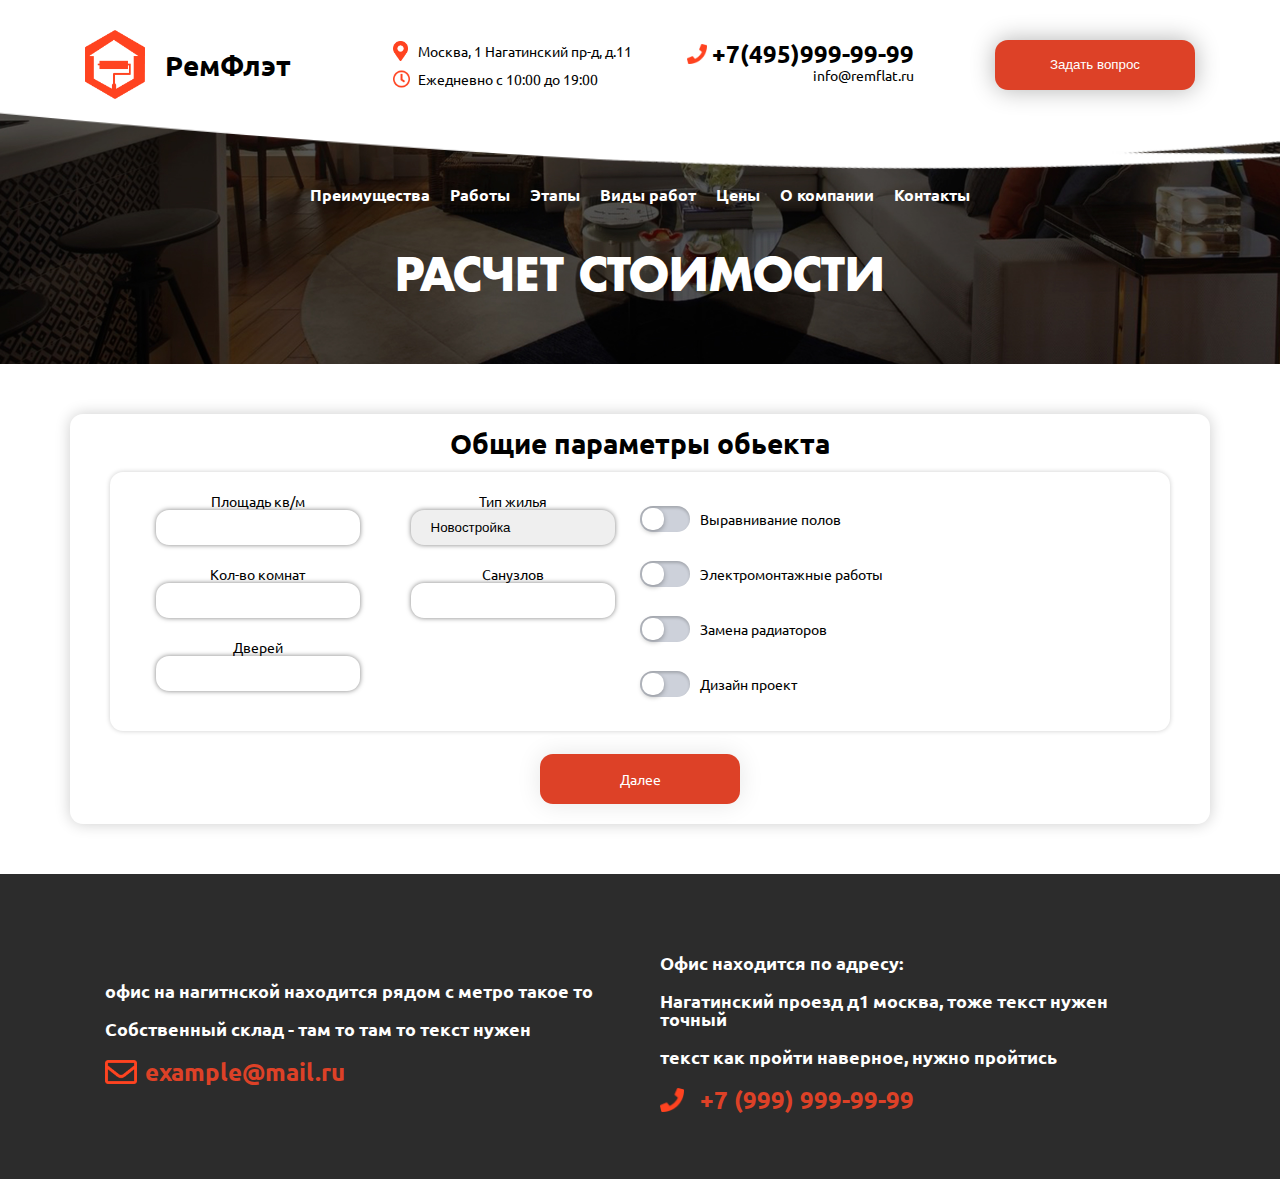
<file: calc.html>
<!DOCTYPE html>
<html lang="ru">
<head>
  <meta charset="UTF-8">
  <meta name="viewport" content="width=device-width, initial-scale=1.0, maximum-scale=1.0, user-scalable=no" />
  <meta http-equiv="X-UA-Compatible" content="ie=edge">
  <meta name="format-detection" content="telephone=no">
  <title>Ремонт квартир</title>
  <link rel="shortcut icon" href="img/favicon/favicon.ico" type="image/x-icon">
  <meta property="og:title" content="" />
  <meta name="keywords" content=""/>
  <link rel="stylesheet" href="css/libs.min.css">
  <link rel="stylesheet" href="css/main.css">
</head>
<body>
<header class="header">
  <div class="header-wrap">
    <div class="container header-wrap-bg">
      <div class="header-wrap_logo">
        <img src="img/logo.png" alt="РемФлэт">
        <h2>РемФлэт</h2>
        <div id="toggle">
            <span></span>
            <span></span>
            <span></span>
          </div>
      </div>
      <div class="header-wrap_adress">
        <span>
          Москва, 1 Нагатинский пр-д, д.11
        </span>
        <span>
          Ежедневно с 10:00 до 19:00
        </span>
      </div>
      <div class="header-wrap_contacts">
        <span>
            <a href="tel:">+7(495)999-99-99</a>
        </span>
        <span>
            <a href="mailto:">info@remflat.ru</a>
        </span>
      </div>
      <div class="header-wrap_button">
        <button class="button callback">Задать вопрос</button>
      </div>
    </div>
  </div>
  <nav class="header-nav container">
    <ul>
      <li><a href="#">Преимущества</a></li>
      <li><a href="#">Работы</a></li>
      <li><a href="#">Этапы</a></li>
      <li><a href="#">Виды работ</a></li>
      <li><a href="#">Цены</a></li>
      <li><a href="#">О компании</a></li>
      <li><a href="#">Контакты</a></li>
    </ul>
  </nav>
  <div class="header-title header-about-title container">
    <h1>Расчет стоимости</h1>
  </div>
</header>

<section class="page-calc container">
  <div class="page-calc-item calc-item-active">
    <h2>Общие параметры обьекта</h2>
    <div class="page-calc-item-block">
      <div class="page-calc-item-block-left">
        <span>
          <label for="square">Площадь кв/м</label>
          <input type="text" id="square">
        </span>
        <span>
          <label for="">Тип жилья</label>
          <select name="" id="">
            <option value="">Новостройка</option>
            <option value="">Вторичное жильё</option>
          </select>
        </span>
        <span>
          <label for="">Кол-во комнат</label>
          <input type="text">
        </span>
        <span>
          <label for="">Санузлов</label>
          <input type="text" name="" id="">
        </span>
        <span> 
          <label for="">Дверей</label>
          <input type="text">
        </span>
      </div>
      <div class="page-calc-item-block-right">
        <span>
          <input type="checkbox" class="checkbox" id="checkbox1" />
          <label for="checkbox1">Выравнивание полов</label>
        </span>
        <span>
          <input type="checkbox" class="checkbox" id="checkbox2" />
          <label for="checkbox2">Электромонтажные работы</label>
        </span>
        <span>
          <input type="checkbox" class="checkbox" id="checkbox3" />
          <label for="checkbox3">Замена радиаторов</label>
        </span>
        <span>
          <input type="checkbox" class="checkbox" id="checkbox" />
          <label for="checkbox">Дизайн проект</label>
        </span>
      </div>
    </div>
    <span class="button calc-button-next">Далее</span>

  </div>
  <div class="page-calc-item">
    <h2>Комнаты</h2>
    <div class="page-calc-item-block">
      <div class="page-calc-item-block-left">
        <span>
          <label for="square">Площадь комнаты</label>
          <input type="text" id="square">
        </span>
        <span>
          <label for="">Вид потолка</label>
          <select name="" id="">
            <option value="">Натяжной</option>
            <option value="">Покраска</option>
            <option value="">Гипсокартон 2х уровневый</option>
            <option value="">Гипсокартон 3х уровневый</option>
          </select>
        </span>
        <span>
          <label for="">Настенное покрытие</label>
          <select name="" id="">
            <option value="">Обои</option>
            <option value="">Обои под покраску</option>
            <option value="">Покраска стен</option>
            <option value="">Фактурная штукатурка</option>
            <option value="">Веницианка</option>
          </select>
        </span>
        <span>
          <label for="">Напольное покрытие</label>
          <select name="" id="">
            <option value="">Паркетная доска</option>
            <option value="">Ламинат</option>
            <option value="">Плитка</option>
            <option value="">Линолеум</option>
          </select>
        </span>
        <span>
          <label for="">Плинтус напольный</label>
          <select name="" id="">
            <option value="">Дерево</option>
            <option value="">Пластик</option>
          </select>
        </span>
      </div>
      <div class="page-calc-item-block-right">
        <span>
          <input type="checkbox" class="checkbox" id="checkbox5" />
          <label for="checkbox5">Плинтус потолочный</label>
        </span>
        <span>
          <input type="checkbox" class="checkbox" id="checkbox6" />
          <label for="checkbox6">Выравнивание стен</label>
        </span>
        <span>
          <input type="checkbox" class="checkbox" id="checkbox13" />
          <label for="checkbox13">Установка окон</label>
        </span>
      </div>
    </div>
    <span class="button calc-button-next">Далее</span>
  </div>
  <div class="page-calc-item">
    <h2>Коридоры</h2>
    <div class="page-calc-item-block">
      <div class="page-calc-item-block-left">
        <span>
          <label for="square">Площадь коридора</label>
          <input type="text" id="square">
        </span>
        <span>
          <label for="">Вид потолка</label>
          <select name="" id="">
            <option value="">Натяжной</option>
            <option value="">Покраска</option>
            <option value="">Гипсокартон 2х уровневый</option>
            <option value="">Гипсокартон 3х уровневый</option>
          </select>
        </span>
        <span>
          <label for="">Настенное покрытие</label>
          <select name="" id="">
            <option value="">Обои</option>
            <option value="">Обои под покраску</option>
            <option value="">Покраска стен</option>
            <option value="">Фактурная штукатурка</option>
            <option value="">Веницианка</option>
          </select>
        </span>
        <span>
          <label for="">Напольное покрытие</label>
          <select name="" id="">
            <option value="">Паркетная доска</option>
            <option value="">Ламинат</option>
            <option value="">Плитка</option>
            <option value="">Линолеум</option>
          </select>
        </span>
        <span>
          <label for="">Плинтус напольный</label>
          <select name="" id="">
            <option value="">Дерево</option>
            <option value="">Пластик</option>
          </select>
        </span>
      </div>
      <div class="page-calc-item-block-right">
        <span>
          <input type="checkbox" class="checkbox" id="checkbox7" />
          <label for="checkbox7">Плинтус потолочный</label>
        </span>
        <span>
          <input type="checkbox" class="checkbox" id="checkbox8" />
          <label for="checkbox8">Выравнивание стен</label>
        </span>
        
      </div>
    </div>
    <span class="button calc-button-next">Далее</span>
  </div>
  <div class="page-calc-item">
    <h2>Кухня</h2>
    <div class="page-calc-item-block">
      <div class="page-calc-item-block-left">
        <span>
          <label for="square">Площадь кухни</label>
          <input type="text" id="square">
        </span>
        <span>
          <label for="">Вид потолка</label>
          <select name="" id="">
            <option value="">Натяжной</option>
            <option value="">Покраска</option>
            <option value="">Гипсокартон 2х уровневый</option>
            <option value="">Гипсокартон 3х уровневый</option>
          </select>
        </span>
        <span>
          <label for="">Настенное покрытие</label>
          <select name="" id="">
            <option value="">Обои</option>
            <option value="">Обои под покраску</option>
            <option value="">Покраска стен</option>
            <option value="">Фактурная штукатурка</option>
            <option value="">Веницианка</option>
          </select>
        </span>
        <span>
          <label for="">Напольное покрытие</label>
          <select name="" id="">
            <option value="">Паркетная доска</option>
            <option value="">Ламинат</option>
            <option value="">Плитка</option>
            <option value="">Линолеум</option>
          </select>
        </span>
      </div>
      <div class="page-calc-item-block-right">
        <span>
          <input type="checkbox" class="checkbox" id="checkbox9" />
          <label for="checkbox9">Отштукатуривание стен</label>
        </span>
        <span>
          <input type="checkbox" class="checkbox" id="checkbox10" />
          <label for="checkbox10">Выравнивание стен</label>
        </span>
        <span>
          <input type="checkbox" class="checkbox" id="checkbox14" />
          <label for="checkbox14">Установка окон</label>
        </span>
        <span>
          <input type="checkbox" class="checkbox" id="checkbox15" />
          <label for="checkbox15">Кухня под ключ</label>
        </span>
      </div>
    </div>
    <span class="button calc-button-next">Далее</span>
  </div>
  <div class="page-calc-item">
    <h2>Ванная</h2>
    <div class="page-calc-item-block">
      <div class="page-calc-item-block-left">
          <span>
              <label for="">Ванная комната</label>
              <select name="" id="">
                <option value="">Совмещенная</option>
                <option value="">Раздельная</option>
              </select>
            </span>
        <span>
          <label for="square">Площадь ванной</label>
          <input type="text" id="square">
        </span>
        <span>
          <label for="">Вид потолка</label>
          <select name="" id="">
            <option value="">Натяжной</option>
            <option value="">Реечный</option>
          </select>
        </span>
        <span>
          <label for="">Напольное покрытие</label>
          <select name="" id="">
            <option value="">Плитка</option>
            <option value="">Наливной</option>
            <option value="">3d</option>
          </select>
        </span>
        <span>
          <label for="">Вид унитаза</label>
          <select name="" id="">
            <option value="">Встроенный</option>
            <option value="">Классический</option>
          </select>
        </span>
        <span>
          <label for="">Вид ванной</label>
          <select name="" id="">
            <option value="">Душевая кабинка</option>
            <option value="">Ванна классическая</option>
            <option value="">Джакузи</option>
          </select>
        </span>
      </div>
      <div class="page-calc-item-block-right">
        <span>
          <input type="checkbox" class="checkbox" id="checkbox11" />
          <label for="checkbox11">Разводка сантехники (полипропилен)</label>
        </span>
        <span>
          <input type="checkbox" class="checkbox" id="checkbox12" />
          <label for="checkbox12">Теплый пол</label>
        </span>
      </div>
    </div>
    <span class="button calc-button-next">Далее</span>
  </div>
  <div class="page-calc-item">
    <h2>Оставьте заявку</h2>
    <div class="page-calc-item-block">
      <span>
          <label for="">
              Как вас зовут?
            </label>
            <input type="text">
      </span>
      <span>
          <label for="">
              Ваш телефон
            </label>
            <input type="text">
      </span>
      <span>
          <label for="">
              Ваша почта (если есть)
            </label>
            <input type="text">
      </span>
      <span>
        <input type="submit" class="button" value="Оставить заявку">
      </span>
    </div>
    <span id="d-none" class="button calc-button-next">Далее</span>
  </div>

</section>



<footer class="footer">
  <div class="footer-wrap container">
    <div class="footer-wrap-left">
      <p>
        офис на нагитнской находится рядом с метро такое то
        
      </p>
      <p>Собственный склад - там то там то текст нужен</p>
      <a href="mailto:">example@mail.ru</a>
    </div>
    <div class="footer-wrap-right">
      <p>
        Офис находится по адресу:
      </p>
      <p>
        Нагатинский проезд д1 москва, тоже текст нужен точный
      </p>
      <p>текст как пройти наверное, нужно пройтись</p>
      <a href="tel:">+7 (999) 999-99-99</a>
    </div>
  </div>
</footer>
<div class="overlay"></div>
<div class="popup">
  <div class="popup-close">&times;</div>
  <div class="title">Закажите обратный звонок</div>
  <label for="">Как к вам обращаться?</label>
  <input type="text">
  <label for="">Ваш телефон</label>
  <input type="text">
  <input class="button" type="submit">
  <small>
      Нажимая на кнопку, вы даете согласие на обработку своих персональных данных и соглашаетесь с <a href="#">Политикой конфиденциальности</a>
  </small>
</div>




  <script src="https://code.jquery.com/jquery-3.4.1.min.js"></script>
  <script src="js/libs.min.js"></script>
  <script src="js/common.js"></script>
</body>
</html>
</file>
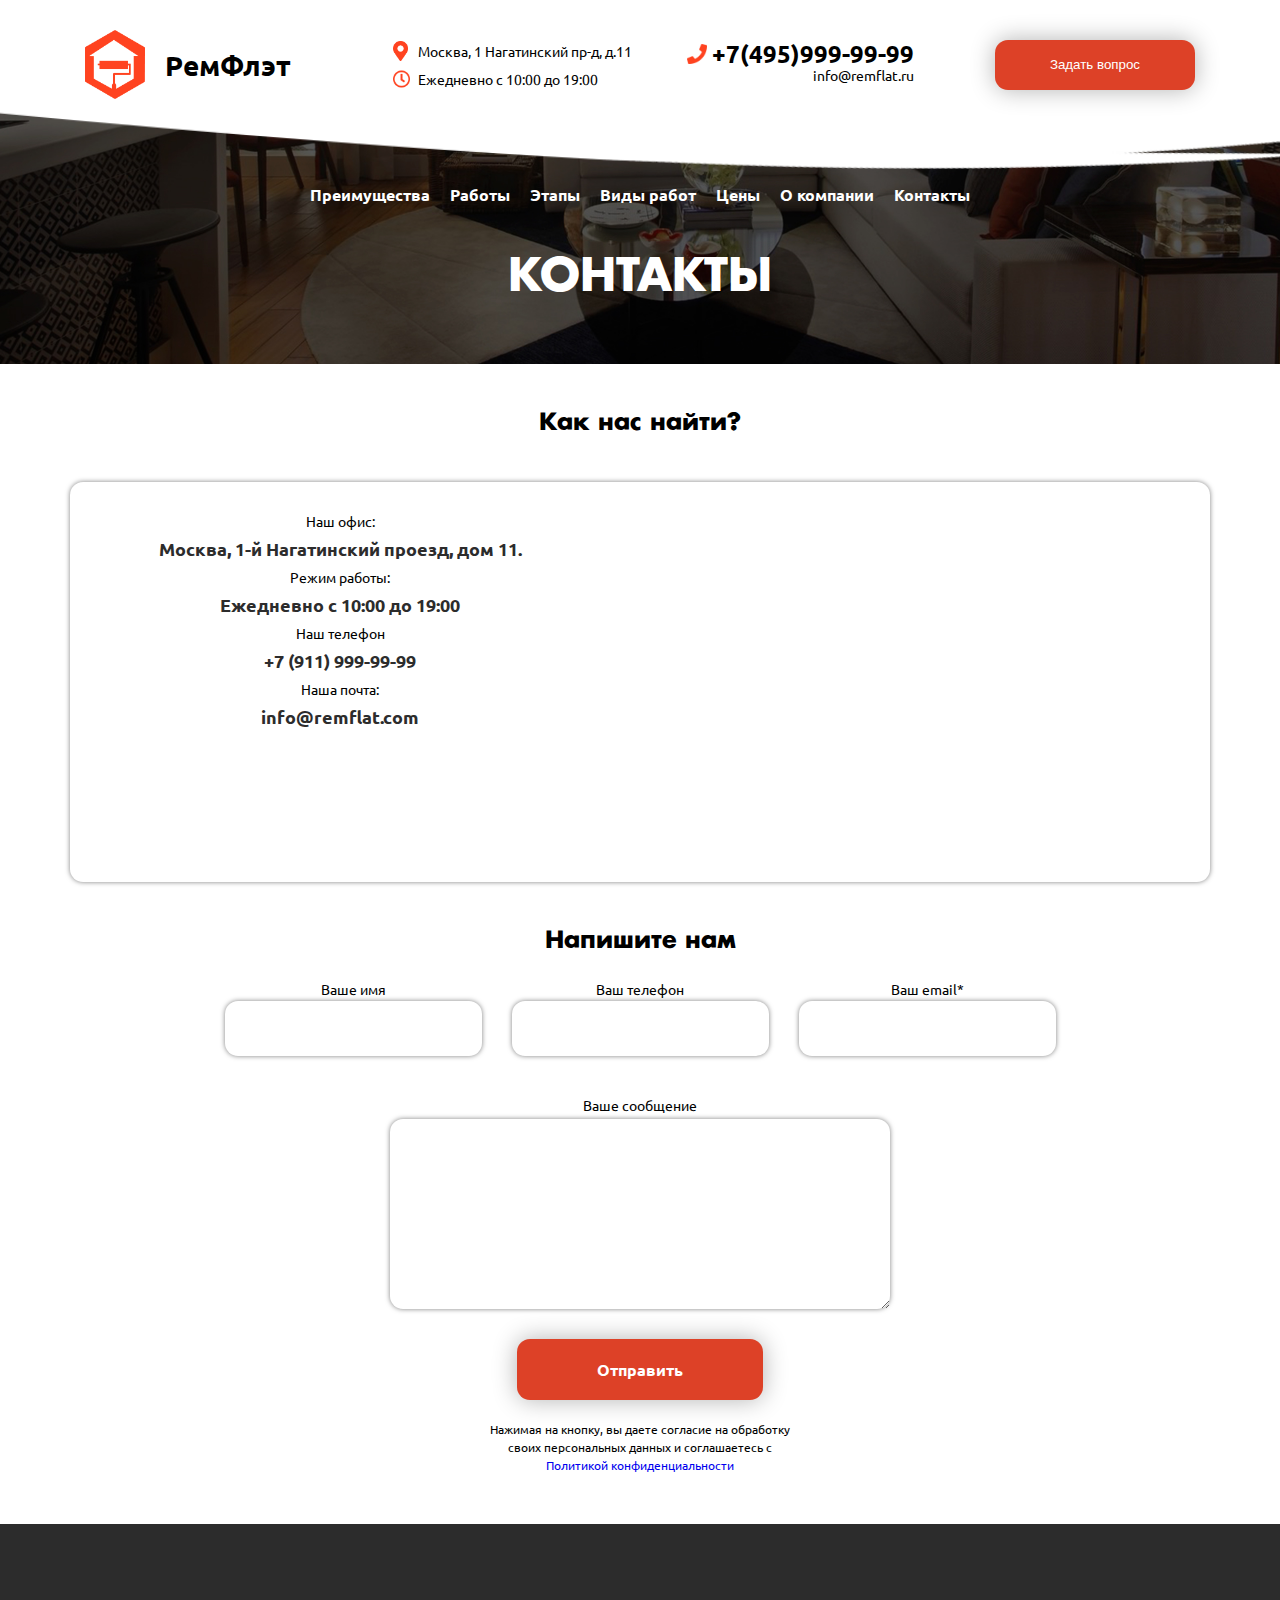
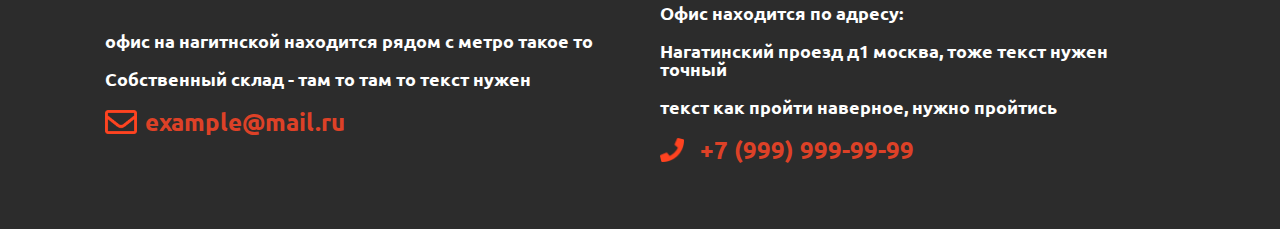
<file: contacts.html>
<!DOCTYPE html>
<html lang="ru">
<head>
  <meta charset="UTF-8">
  <meta name="viewport" content="width=device-width, initial-scale=1.0, maximum-scale=1.0, user-scalable=no" />
  <meta http-equiv="X-UA-Compatible" content="ie=edge">
  <meta name="format-detection" content="telephone=no">
  <title>Ремонт квартир</title>
  <link rel="shortcut icon" href="img/favicon/favicon.ico" type="image/x-icon">
  <meta property="og:title" content="" />
  <meta name="keywords" content=""/>
  <link rel="stylesheet" href="css/libs.min.css">
  <link rel="stylesheet" href="css/main.css">
</head>
<body>
  <header class="header page-header">
    
    <div class="header-wrap">
      <div class="container header-wrap-bg">
        <div class="header-wrap_logo">
          <img src="img/logo.png" alt="РемФлэт">
          <h2>РемФлэт</h2>
          <div id="toggle">
              <span></span>
              <span></span>
              <span></span>
            </div>
        </div>
        <div class="header-wrap_adress">
          <span>
            Москва, 1 Нагатинский пр-д, д.11
          </span>
          <span>
            Ежедневно с 10:00 до 19:00
          </span>
        </div>
        <div class="header-wrap_contacts">
          <span>
              <a href="tel:">+7(495)999-99-99</a>
          </span>
          <span>
              <a href="mailto:">info@remflat.ru</a>
          </span>
        </div>
        <div class="header-wrap_button">
          <button class="button callback">Задать вопрос</button>
        </div>
      </div>
    </div>
    <nav class="header-nav container">
      <ul>
        <li><a href="#">Преимущества</a></li>
        <li><a href="#">Работы</a></li>
        <li><a href="#">Этапы</a></li>
        <li><a href="#">Виды работ</a></li>
        <li><a href="#">Цены</a></li>
        <li><a href="#">О компании</a></li>
        <li><a href="#">Контакты</a></li>
      </ul>
    </nav>
    <div class="header-title header-about-title container">
      <h1>Контакты</h1>
    </div>
    
  </header>

<section class="contacts container">
  <div class="title">Как нас найти?</div>
  <div class="contacts-wrap">
    <div class="contacts-wrap-left">
      <p>Наш офис:</p>
      <strong>Москва, 1-й Нагатинский проезд, дом 11.</strong>
      <p>Режим работы:</p>
      <strong>Ежедневно с 10:00 до 19:00</strong>
      <p>Наш телефон</p>
      <a href="tel:">+7 (911) 999-99-99</a>
      <p>Наша почта:</p>
      <a href="mailto:">info@remflat.com</a>
    </div>
    <div class="contacts-wrap-right">
      <iframe src="https://yandex.ru/map-widget/v1/?um=constructor%3Abbf1500be39a69552a0b9e1379b8225114eed880b8aefb5976ff2085218b30f0&amp;source=constructor" width="600" height="400" frameborder="0"></iframe>
    </div>
  </div>
  <div class="title">Напишите нам</div>
  <div class="contacts-form">
    <div class="contacts-form-left">
    <div>
      <label for="">Ваше имя</label>
      <input type="text">
    </div>
    <div>
        <label for="">Ваш телефон</label>
        <input type="text">
    </div>
    <div>
        <label for="">Ваш email*</label>
        <input type="text">
    </div>
    
    </div>
    <div class="contacts-form-right">
      <label for="">Ваше сообщение</label>
      <textarea name="" id="" cols="30" rows="10">

      </textarea>
      <input type="submit" class="button" value="Отправить">
      <small>
        Нажимая на кнопку, вы даете согласие на обработку своих персональных данных и соглашаетесь с <a href="#">Политикой конфиденциальности</a>
      </small>
    </div>
  </div>
</section>

  <footer class="footer">
    <div class="footer-wrap container">
      <div class="footer-wrap-left">
        <p>
          офис на нагитнской находится рядом с метро такое то
          
        </p>
        <p>Собственный склад - там то там то текст нужен</p>
        <a href="mailto:">example@mail.ru</a>
      </div>
      <div class="footer-wrap-right">
        <p>
          Офис находится по адресу:
        </p>
        <p>
          Нагатинский проезд д1 москва, тоже текст нужен точный
        </p>
        <p>текст как пройти наверное, нужно пройтись</p>
        <a href="tel:">+7 (999) 999-99-99</a>
      </div>
    </div>
  </footer>
<div class="overlay"></div>
<div class="popup">
  <div class="popup-close">&times;</div>
  <div class="title">Закажите обратный звонок</div>
  <label for="">Как к вам обращаться?</label>
  <input type="text">
  <label for="">Ваш телефон</label>
  <input type="text">
  <input class="button" type="submit">
  <small>
      Нажимая на кнопку, вы даете согласие на обработку своих персональных данных и соглашаетесь с <a href="#">Политикой конфиденциальности</a>
  </small>
</div>




  <script src="https://code.jquery.com/jquery-3.4.1.min.js"></script>
  <script src="js/libs.min.js"></script>
  <script src="js/common.js"></script>
</body>
</html>
</file>
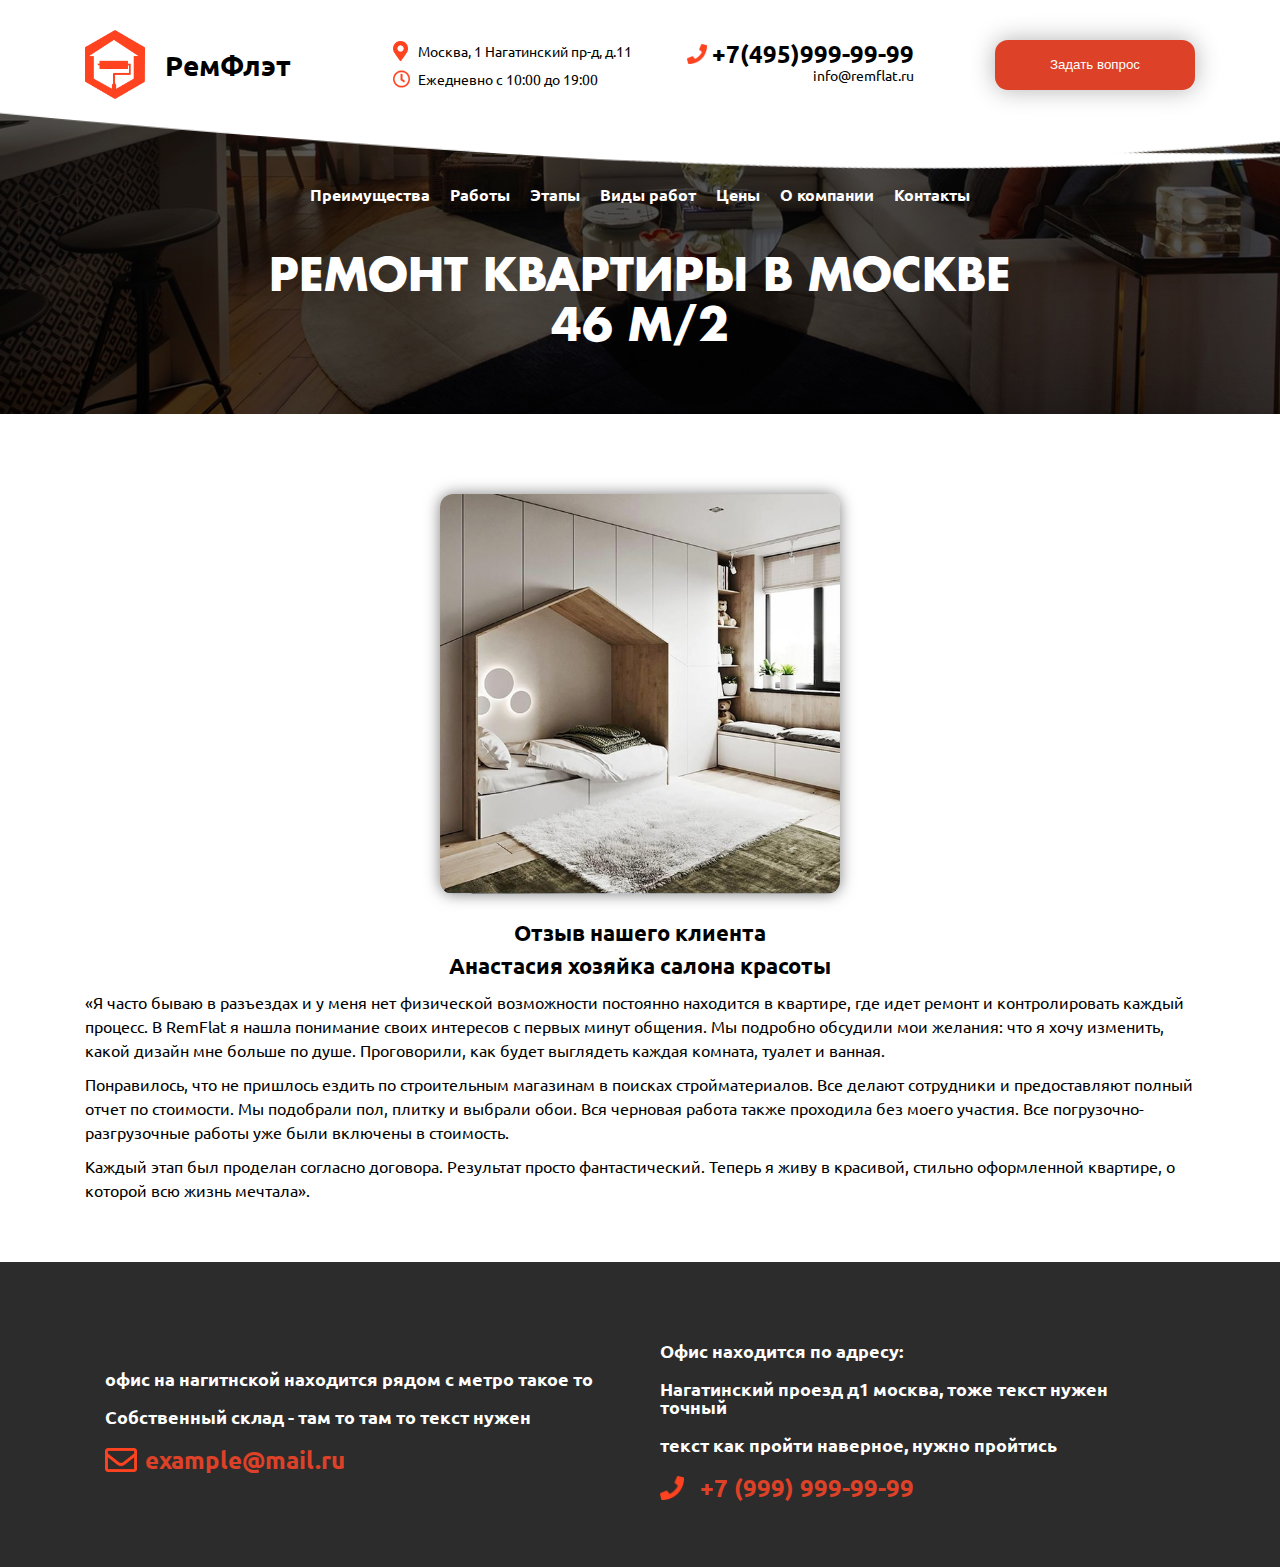
<file: portfolio-single.html>
<!DOCTYPE html>
<html lang="ru">
<head>
  <meta charset="UTF-8">
  <meta name="viewport" content="width=device-width, initial-scale=1.0, maximum-scale=1.0, user-scalable=no" />
  <meta http-equiv="X-UA-Compatible" content="ie=edge">
  <meta name="format-detection" content="telephone=no">
  <title>Ремонт квартир</title>
  <link rel="shortcut icon" href="img/favicon/favicon.ico" type="image/x-icon">
  <meta property="og:title" content="" />
  <meta name="keywords" content=""/>
  <link rel="stylesheet" href="css/libs.min.css">
  <link rel="stylesheet" href="css/main.css">
</head>
<body>
  <header class="header page-header">
    
    <div class="header-wrap">
      <div class="container header-wrap-bg">
        <div class="header-wrap_logo">
          <img src="img/logo.png" alt="РемФлэт">
          <h2>РемФлэт</h2>
          <div id="toggle">
              <span></span>
              <span></span>
              <span></span>
            </div>
        </div>
        <div class="header-wrap_adress">
          <span>
            Москва, 1 Нагатинский пр-д, д.11
          </span>
          <span>
            Ежедневно с 10:00 до 19:00
          </span>
        </div>
        <div class="header-wrap_contacts">
          <span>
              <a href="tel:">+7(495)999-99-99</a>
          </span>
          <span>
              <a href="mailto:">info@remflat.ru</a>
          </span>
        </div>
        <div class="header-wrap_button">
          <button class="button callback">Задать вопрос</button>
        </div>
      </div>
    </div>
    <nav class="header-nav container">
      <ul>
        <li><a href="#">Преимущества</a></li>
        <li><a href="#">Работы</a></li>
        <li><a href="#">Этапы</a></li>
        <li><a href="#">Виды работ</a></li>
        <li><a href="#">Цены</a></li>
        <li><a href="#">О компании</a></li>
        <li><a href="#">Контакты</a></li>
      </ul>
    </nav>
    <div class="header-title header-about-title container">
      <h1>Ремонт квартиры в Москве 46 м/2</h1>
    </div>
    
  </header>


  <section class="single container">
    <figure>
      <img src="img/feedback/1.jpg" alt="">
    </figure>
    <h2>Отзыв нашего клиента</h2>
    <h3>Анастасия хозяйка салона красоты</h3>
    <p>
        «Я часто бываю в разъездах и у меня нет физической возможности постоянно находится в квартире, где идет ремонт и контролировать каждый процесс. В RemFlat я нашла понимание своих интересов с первых минут общения. Мы подробно обсудили мои желания: что я хочу изменить, какой дизайн мне больше по душе. Проговорили, как будет выглядеть каждая комната, туалет и ванная. 
    </p>
    <p>Понравилось, что не пришлось ездить по строительным магазинам в поисках стройматериалов. Все делают сотрудники и предоставляют полный отчет по стоимости. Мы подобрали пол, плитку и выбрали обои. Вся черновая работа также проходила без моего участия. Все погрузочно-разгрузочные работы уже были включены в стоимость. </p>
    <p>Каждый этап был проделан согласно договора. Результат просто фантастический. Теперь я живу в красивой, стильно оформленной квартире, о которой всю жизнь мечтала».</p>

  </section>








<footer class="footer">
  <div class="footer-wrap container">
    <div class="footer-wrap-left">
      <p>
        офис на нагитнской находится рядом с метро такое то
        
      </p>
      <p>Собственный склад - там то там то текст нужен</p>
      <a href="mailto:">example@mail.ru</a>
    </div>
    <div class="footer-wrap-right">
      <p>
        Офис находится по адресу:
      </p>
      <p>
        Нагатинский проезд д1 москва, тоже текст нужен точный
      </p>
      <p>текст как пройти наверное, нужно пройтись</p>
      <a href="tel:">+7 (999) 999-99-99</a>
    </div>
  </div>
</footer>
<div class="overlay"></div>
<div class="popup">
<div class="popup-close">&times;</div>
<div class="title">Закажите обратный звонок</div>
<label for="">Как к вам обращаться?</label>
<input type="text">
<label for="">Ваш телефон</label>
<input type="text">
<input class="button" type="submit">
<small>
    Нажимая на кнопку, вы даете согласие на обработку своих персональных данных и соглашаетесь с <a href="#">Политикой конфиденциальности</a>
</small>
</div>




<script src="https://code.jquery.com/jquery-3.4.1.min.js"></script>
<script src="js/libs.min.js"></script>
<script src="js/common.js"></script>
</body>
</html>
</file>
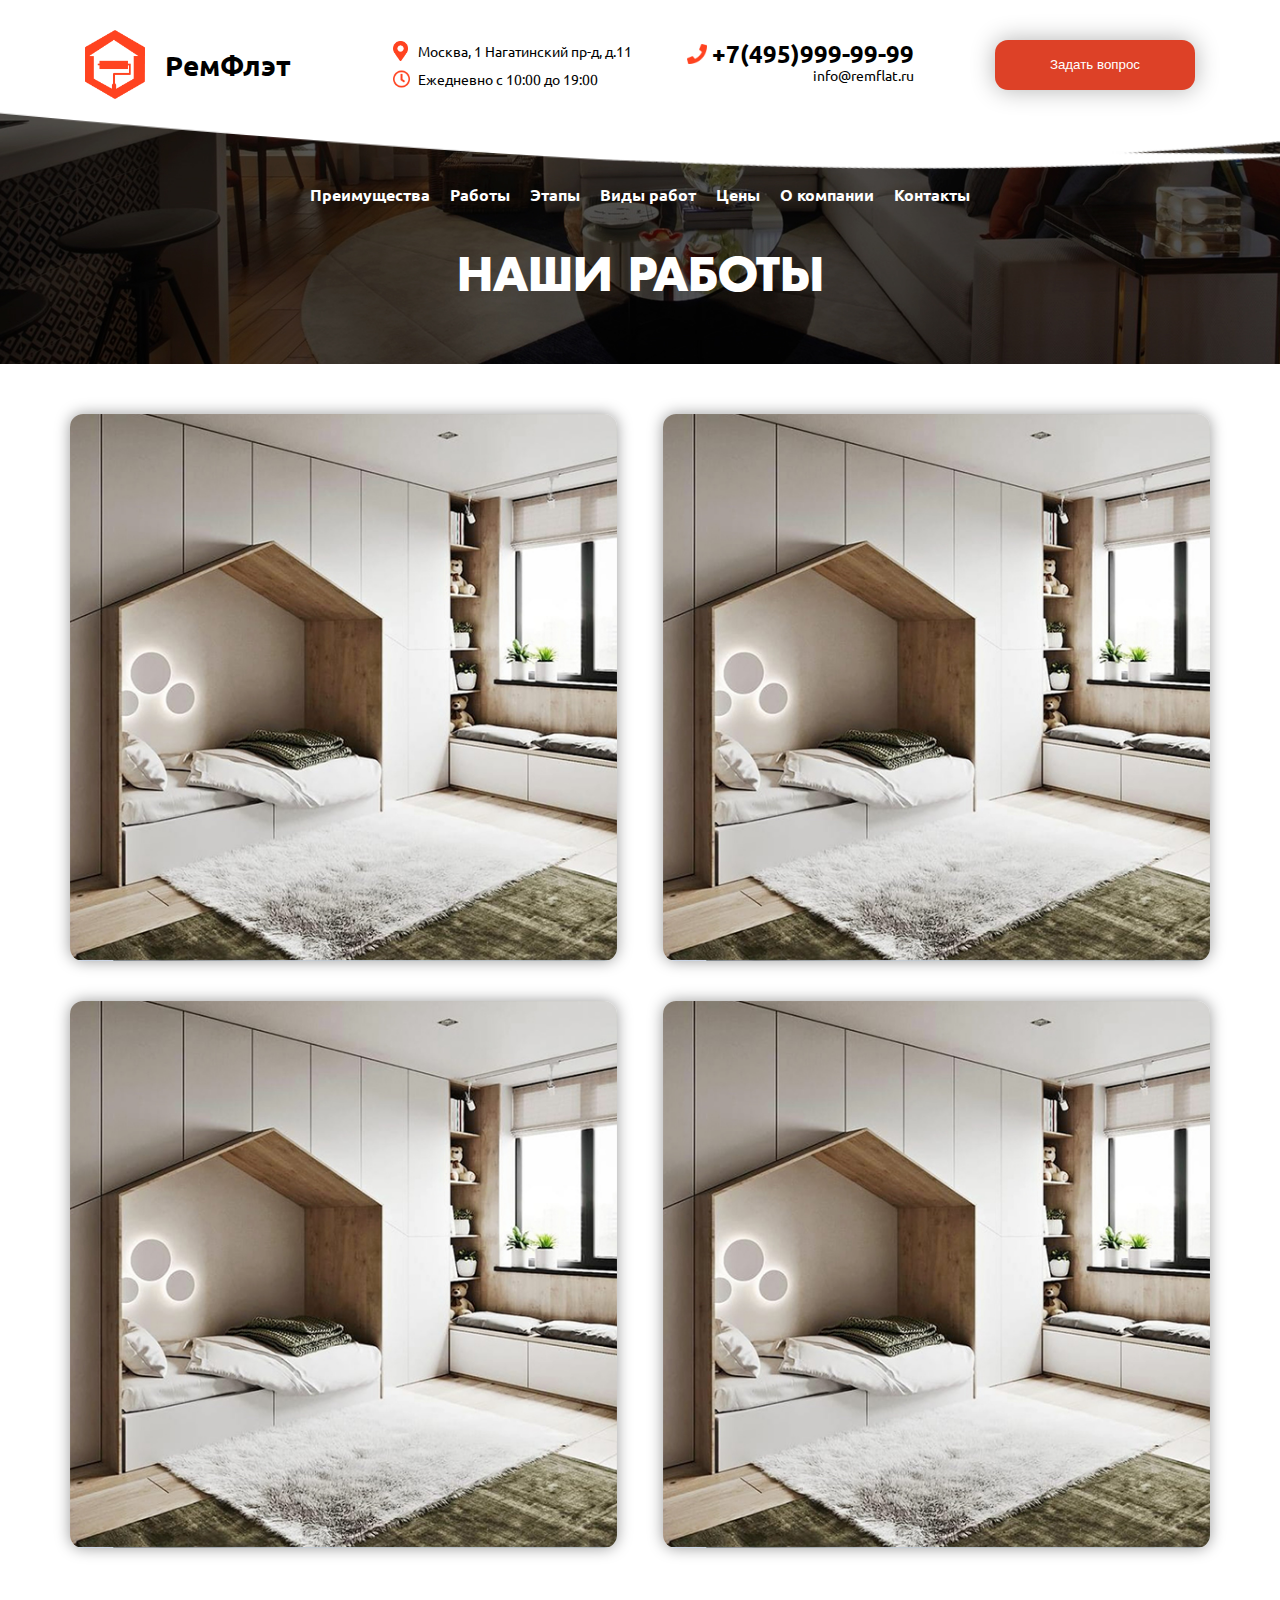
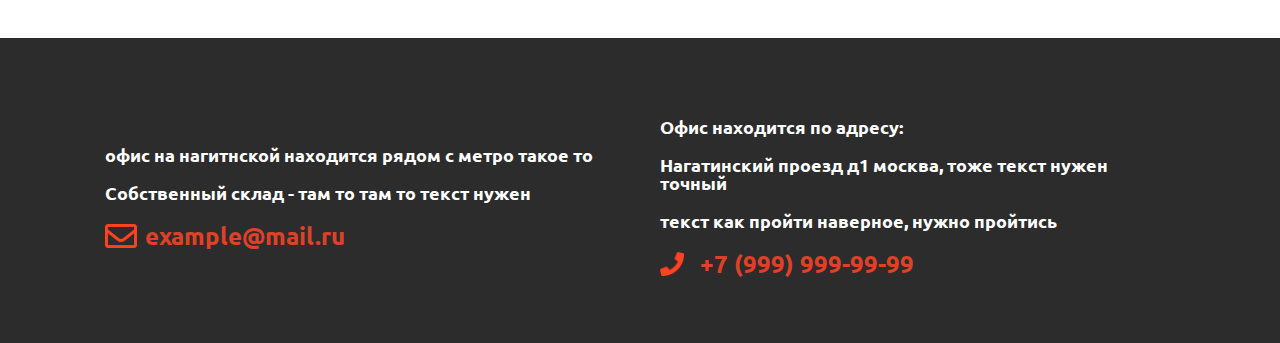
<file: portfolio.html>
<!DOCTYPE html>
<html lang="ru">
<head>
  <meta charset="UTF-8">
  <meta name="viewport" content="width=device-width, initial-scale=1.0, maximum-scale=1.0, user-scalable=no" />
  <meta http-equiv="X-UA-Compatible" content="ie=edge">
  <meta name="format-detection" content="telephone=no">
  <title>Ремонт квартир</title>
  <link rel="shortcut icon" href="img/favicon/favicon.ico" type="image/x-icon">
  <meta property="og:title" content="" />
  <meta name="keywords" content=""/>
  <link rel="stylesheet" href="css/libs.min.css">
  <link rel="stylesheet" href="css/main.css">
</head>
<body>
  <header class="header page-header">
    
    <div class="header-wrap">
      <div class="container header-wrap-bg">
        <div class="header-wrap_logo">
          <img src="img/logo.png" alt="РемФлэт">
          <h2>РемФлэт</h2>
          <div id="toggle">
              <span></span>
              <span></span>
              <span></span>
            </div>
        </div>
        <div class="header-wrap_adress">
          <span>
            Москва, 1 Нагатинский пр-д, д.11
          </span>
          <span>
            Ежедневно с 10:00 до 19:00
          </span>
        </div>
        <div class="header-wrap_contacts">
          <span>
              <a href="tel:">+7(495)999-99-99</a>
          </span>
          <span>
              <a href="mailto:">info@remflat.ru</a>
          </span>
        </div>
        <div class="header-wrap_button">
          <button class="button callback">Задать вопрос</button>
        </div>
      </div>
    </div>
    <nav class="header-nav container">
      <ul>
        <li><a href="#">Преимущества</a></li>
        <li><a href="#">Работы</a></li>
        <li><a href="#">Этапы</a></li>
        <li><a href="#">Виды работ</a></li>
        <li><a href="#">Цены</a></li>
        <li><a href="#">О компании</a></li>
        <li><a href="#">Контакты</a></li>
      </ul>
    </nav>
    <div class="header-title header-about-title container">
      <h1>Наши работы</h1>
    </div>
    
  </header>


  <section class="portfolio container">
    <div class="portfolio-item">
      <div class="portfolio-item-text">
      <h2>Ремонт квартиры в Москве 46 м/2</h2>
      <a href="#" class="button">Подробнее</a>
      </div>
      <div class="portfolio-item-img">
        <img src="img/feedback/1.jpg" alt="">
      </div>
    </div>
    <div class="portfolio-item">
      <div class="portfolio-item-text">
      <h2>Ремонт квартиры в Москве 46 м/2</h2>
      <a href="#" class="button">Подробнее</a>
      </div>
      <div class="portfolio-item-img">
        <img src="img/feedback/1.jpg" alt="">
      </div>
    </div>
    <div class="portfolio-item">
      <div class="portfolio-item-text">
      <h2>Ремонт квартиры в Москве 46 м/2</h2>
      <a href="#" class="button">Подробнее</a>
      </div>
      <div class="portfolio-item-img">
        <img src="img/feedback/1.jpg" alt="">
      </div>
    </div>
    <div class="portfolio-item">
      <div class="portfolio-item-text">
      <h2>Ремонт квартиры в Москве 46 м/2</h2>
      <a href="#" class="button">Подробнее</a>
      </div>
      <div class="portfolio-item-img">
        <img src="img/feedback/1.jpg" alt="">
      </div>
    </div>

  </section>








<footer class="footer">
  <div class="footer-wrap container">
    <div class="footer-wrap-left">
      <p>
        офис на нагитнской находится рядом с метро такое то
        
      </p>
      <p>Собственный склад - там то там то текст нужен</p>
      <a href="mailto:">example@mail.ru</a>
    </div>
    <div class="footer-wrap-right">
      <p>
        Офис находится по адресу:
      </p>
      <p>
        Нагатинский проезд д1 москва, тоже текст нужен точный
      </p>
      <p>текст как пройти наверное, нужно пройтись</p>
      <a href="tel:">+7 (999) 999-99-99</a>
    </div>
  </div>
</footer>
<div class="overlay"></div>
<div class="popup">
<div class="popup-close">&times;</div>
<div class="title">Закажите обратный звонок</div>
<label for="">Как к вам обращаться?</label>
<input type="text">
<label for="">Ваш телефон</label>
<input type="text">
<input class="button" type="submit">
<small>
    Нажимая на кнопку, вы даете согласие на обработку своих персональных данных и соглашаетесь с <a href="#">Политикой конфиденциальности</a>
</small>
</div>




<script src="https://code.jquery.com/jquery-3.4.1.min.js"></script>
<script src="js/libs.min.js"></script>
<script src="js/common.js"></script>
</body>
</html>
</file>
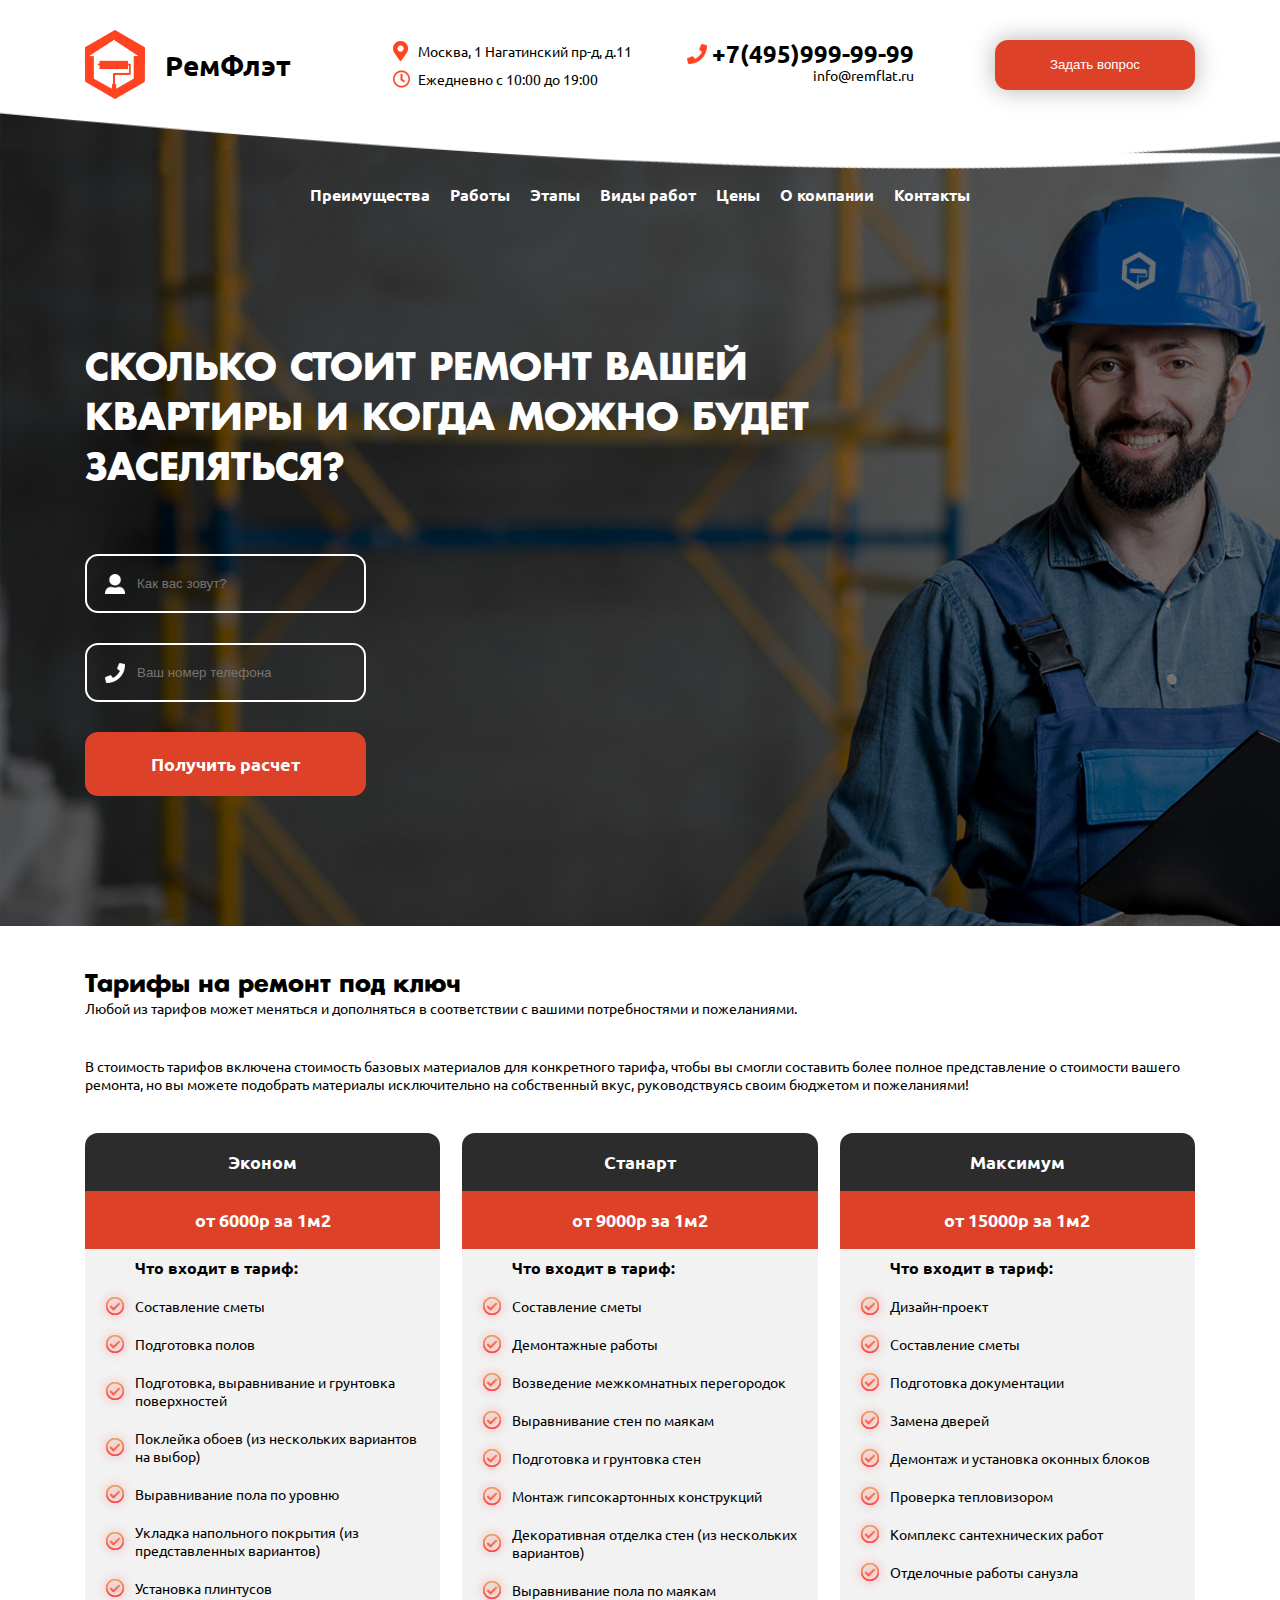
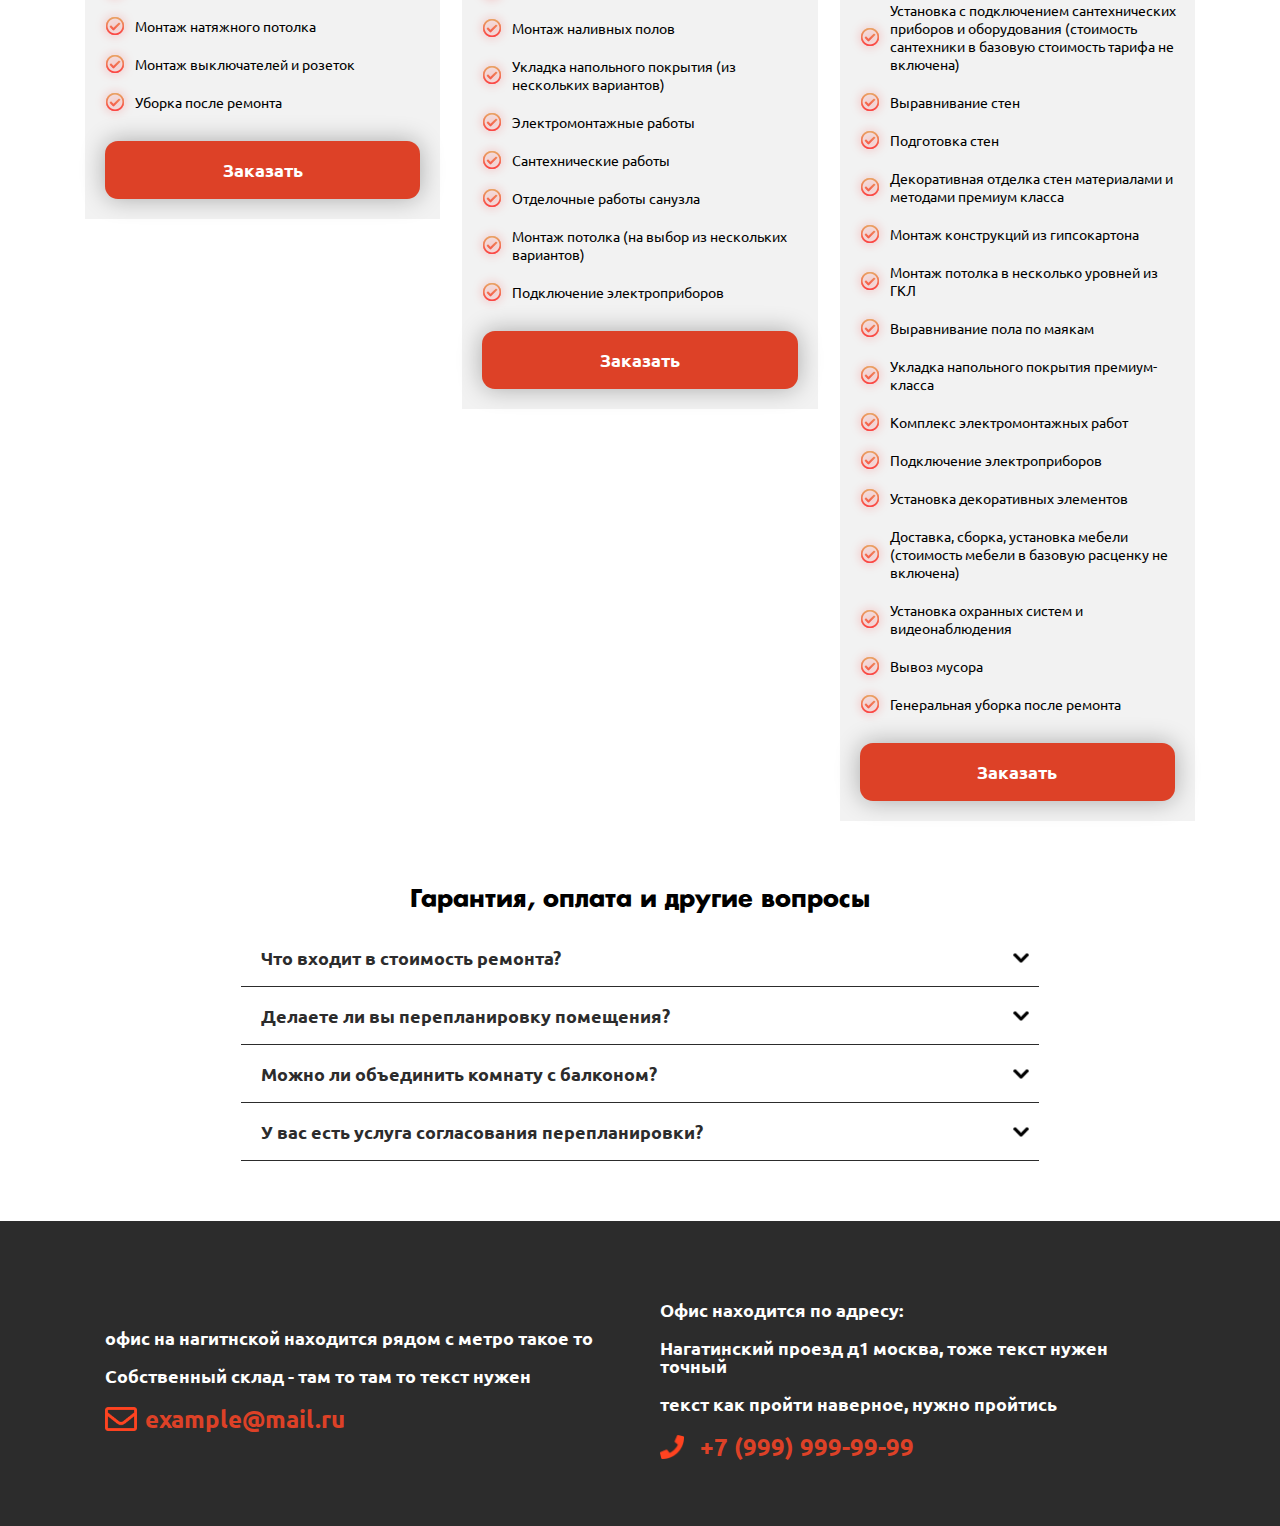
<file: price.html>
<!DOCTYPE html>
<html lang="ru">
<head>
  <meta charset="UTF-8">
  <meta name="viewport" content="width=device-width, initial-scale=1.0, maximum-scale=1.0, user-scalable=no" />
  <meta http-equiv="X-UA-Compatible" content="ie=edge">
  <meta name="format-detection" content="telephone=no">
  <title>Ремонт квартир</title>
  <link rel="shortcut icon" href="img/favicon/favicon.ico" type="image/x-icon">
  <meta property="og:title" content="" />
  <meta name="keywords" content=""/>
  <link rel="stylesheet" href="css/libs.min.css">
  <link rel="stylesheet" href="css/main.css">
</head>
<body>
  <header class="header header-price">
    
    <div class="header-wrap">
      <div class="container header-wrap-bg">
        <div class="header-wrap_logo">
          <img src="img/logo.png" alt="РемФлэт">
          <h2>РемФлэт</h2>
          <div id="toggle">
              <span></span>
              <span></span>
              <span></span>
            </div>
        </div>
        <div class="header-wrap_adress">
          <span>
            Москва, 1 Нагатинский пр-д, д.11
          </span>
          <span>
            Ежедневно с 10:00 до 19:00
          </span>
        </div>
        <div class="header-wrap_contacts">
          <span>
              <a href="tel:">+7(495)999-99-99</a>
          </span>
          <span>
              <a href="mailto:">info@remflat.ru</a>
          </span>
        </div>
        <div class="header-wrap_button">
          <button class="button callback">Задать вопрос</button>
        </div>
      </div>
    </div>
    <nav class="header-nav container">
      <ul>
        <li><a href="#">Преимущества</a></li>
        <li><a href="#">Работы</a></li>
        <li><a href="#">Этапы</a></li>
        <li><a href="#">Виды работ</a></li>
        <li><a href="#">Цены</a></li>
        <li><a href="#">О компании</a></li>
        <li><a href="#">Контакты</a></li>
      </ul>
    </nav>
    <div class="header-title header-price-title container">
      <h1>Сколько стоит ремонт вашей квартиры и когда можно будет заселяться?</h1>
      <div class="form-price">
        <span>
          <input type="text" placeholder="Как вас зовут?">
        </span>
        <span>
          <input type="text" placeholder="Ваш номер телефона">
        </span>
        <span>
          <input type="submit" value="Получить расчет">
        </span>
      </div>
    </div>
  </header>

<section class="price container">
  <div class="title">Тарифы на ремонт под ключ</div>
  <div class="text">Любой из тарифов может меняться и дополняться в соответствии с вашими потребностями и пожеланиями. </div>
  <div class="text">В стоимость тарифов включена стоимость базовых материалов для конкретного тарифа, чтобы вы смогли составить более полное представление о стоимости вашего ремонта, но вы можете подобрать материалы исключительно на собственный вкус, руководствуясь своим бюджетом и пожеланиями!</div>
  <div class="price-wrap">
    <div class="price-wrap-table">
      <div class="price-wrap-table-1 columns">
        <div>Эконом</div>
        <div>от 6000р за 1м2</div>
        <div>Что входит в тариф:</div>
        <div>Составление сметы</div>
        <div>Подготовка полов</div>
        <div>Подготовка, выравнивание и грунтовка поверхностей</div>
        <div>Поклейка обоев (из нескольких вариантов на выбор)</div>
        <div>Выравнивание пола по уровню</div>
        <div>Укладка напольного покрытия (из представленных вариантов)</div>
        <div>Установка плинтусов</div>
        <div>Монтаж натяжного потолка</div>
        <div>Монтаж выключателей и розеток</div>
        <div>Уборка после ремонта</div>
        <div><div class="button">Заказать</div></div>
      </div>
      <div class="price-wrap-table-2 columns">
        <div>Станарт</div>
        <div>от 9000р за 1м2</div>
        <div>Что входит в тариф:</div>
        <div>Составление сметы</div>
        <div>Демонтажные работы</div>
        <div>Возведение межкомнатных перегородок</div>
        <div>Выравнивание стен по маякам</div>
        <div>Подготовка и грунтовка стен</div>
        <div>Монтаж гипсокартонных конструкций</div>
        <div>Декоративная отделка стен (из нескольких вариантов)</div>
        <div>Выравнивание пола по маякам</div>
        <div>Монтаж наливных полов</div>
        <div>Укладка напольного покрытия (из нескольких вариантов)</div>
        <div>Электромонтажные работы</div>
        <div>Сантехнические работы</div>
        <div>Отделочные работы санузла</div>
        <div>Монтаж потолка (на выбор из нескольких вариантов)</div>
        <div>Подключение электроприборов</div>
        <div><div class="button">Заказать</div></div>

      </div>
      <div class="price-wrap-table-3 columns">
        <div>Максимум </div>
        <div>oт 15000р за 1м2</div>
        <div>Что входит в тариф:</div>
        <div>Дизайн-проект</div>
        <div>Составление сметы</div>
        <div>Подготовка документации</div>
        <div>Замена дверей</div>
        <div>Демонтаж и установка оконных блоков</div>
        <div>Проверка тепловизором</div>
        <div>Комплекс сантехнических работ</div>
        <div>Отделочные работы санузла</div>
        <div>Установка с подключением сантехнических приборов и оборудования (стоимость сантехники в базовую стоимость тарифа не включена) </div>
        <div>Выравнивание стен</div>
        <div>Подготовка стен</div>
        <div>Декоративная отделка стен материалами и методами премиум класса</div>
        <div>Монтаж конструкций из гипсокартона</div>
        <div>Монтаж потолка в несколько уровней из ГКЛ</div>
        <div>Выравнивание пола по маякам</div>
        <div>Укладка напольного покрытия премиум-класса</div>
        <div>Комплекс электромонтажных работ</div>
        <div>Подключение электроприборов</div>
        <div>Установка декоративных элементов</div>
        <div>Доставка, сборка, установка мебели (стоимость мебели в базовую расценку не включена)</div>
        <div>Установка охранных систем и видеонаблюдения</div>
        <div>Вывоз мусора</div>
        <div>Генеральная уборка после ремонта</div>
        <div><div class="button">Заказать</div></div>

      </div>
    </div>
  </div>
</section>

	<section class="question container">
    <div class="question-wrap">
        <div class="title">
          Гарантия, оплата и другие вопросы
        </div>
      <div class="question-wrap-title">
          Что входит в стоимость ремонта?
      </div>
      <div class="question-wrap-text">
       <p>Мы делаем ремонт под ключ по системе «все включено». В стоимость входят все работы, чистовые и черновые материалы, готовый дизайн-проект, организация, менеджмент, гарантия, онлайн отчетность о ходе ремонта. Цена фиксируется при подписании договора и не меняется до конца ремонта.
       </p>
      </div>
      <div class="question-wrap-title">
          Делаете ли вы перепланировку помещения?
      </div>
      <div class="question-wrap-text">
       <p>Да, делаем, но только те изменения, которые являются законными и могут быть согласованы с Мосжилинспекцией. Услуга бесплатная для тех клиентов, которые заказали ремонт в нашей компании. Мы делаем саму планировку без согласования с государственными органами и внесения изменений в документы. Для заказа оставьте заявку, и мы свяжемся с вами в течение рабочего дня.
       </p>
      </div>
      <div class="question-wrap-title">
        Можно ли объединить комнату с балконом?
      </div>
      <div class="question-wrap-text">
       <p>Вопрос неоднозначный. В большинстве случаев такие работы не проводятся, так как вносят изменения в конструкцию дома и объем самого помещения. Тепловые мощности домов не рассчитаны на обогрев увеличенных площадей. В некоторых домах есть возможность получить разрешение на снесение части стены, но только если она не является несущей. И даже в этом случае необходимо установить стеклянную перегородку для сохранения теплового контура квартиры.
       </p>
      </div>
      <div class="question-wrap-title">
        У вас есть услуга согласования перепланировки?
      </div>
      <div class="question-wrap-text">
       <p>К сожалению, мы не занимаемся процессом согласования.
       </p>
      </div>
      
    </div>
  </section>		
  
  
  <footer class="footer">
    <div class="footer-wrap container">
      <div class="footer-wrap-left">
        <p>
          офис на нагитнской находится рядом с метро такое то
          
        </p>
        <p>Собственный склад - там то там то текст нужен</p>
        <a href="mailto:">example@mail.ru</a>
      </div>
      <div class="footer-wrap-right">
        <p>
          Офис находится по адресу:
        </p>
        <p>
          Нагатинский проезд д1 москва, тоже текст нужен точный
        </p>
        <p>текст как пройти наверное, нужно пройтись</p>
        <a href="tel:">+7 (999) 999-99-99</a>
      </div>
    </div>
  </footer>
<div class="overlay"></div>
<div class="popup">
  <div class="popup-close">&times;</div>
  <div class="title">Закажите обратный звонок</div>
  <label for="">Как к вам обращаться?</label>
  <input type="text">
  <label for="">Ваш телефон</label>
  <input type="text">
  <input class="button" type="submit">
  <small>
      Нажимая на кнопку, вы даете согласие на обработку своих персональных данных и соглашаетесь с <a href="#">Политикой конфиденциальности</a>
  </small>
</div>




  <script src="https://code.jquery.com/jquery-3.4.1.min.js"></script>
  <script src="js/libs.min.js"></script>
  <script src="js/common.js"></script>
</body>
</html>
</file>
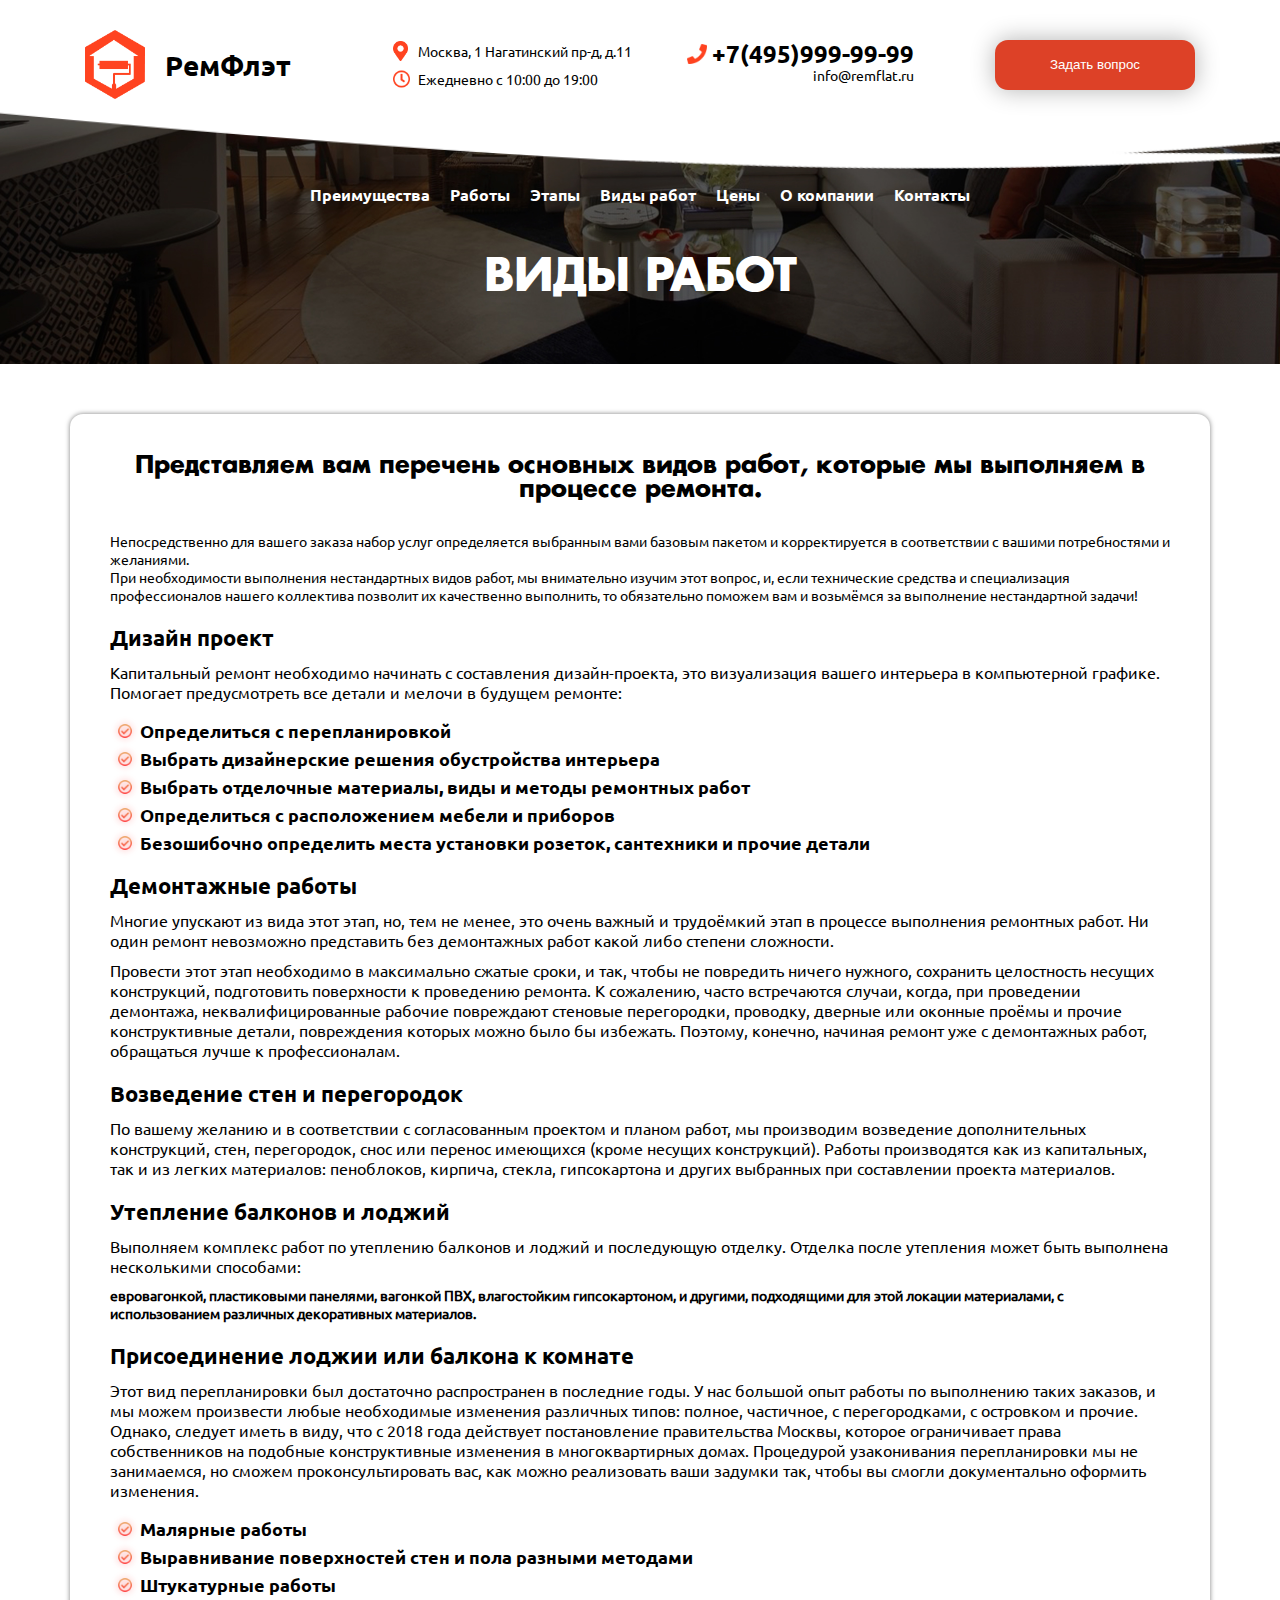
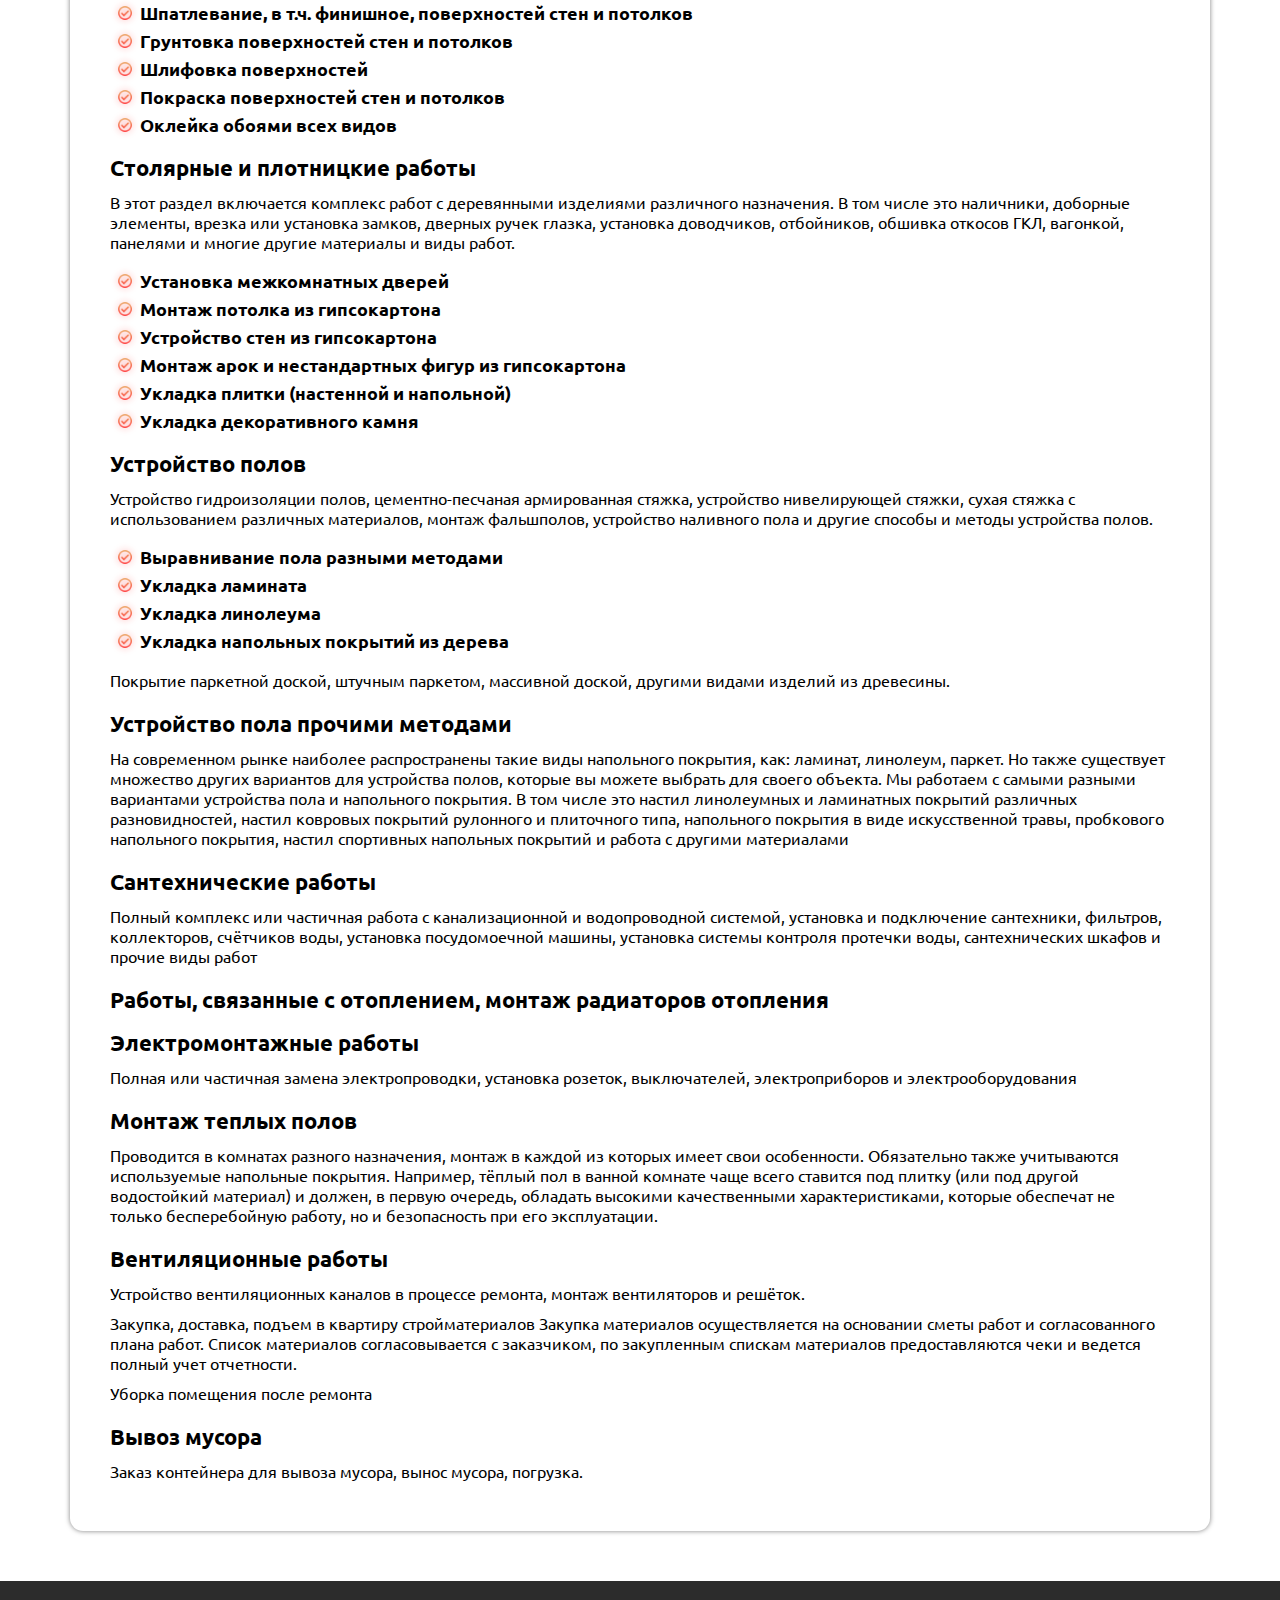
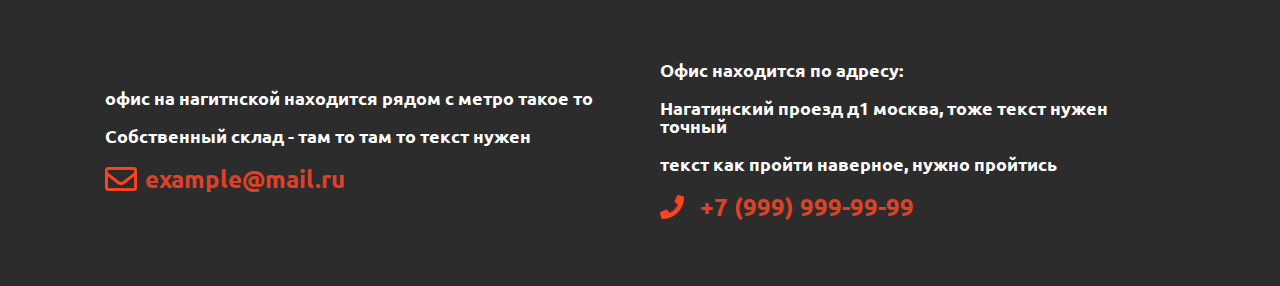
<file: type.html>
<!DOCTYPE html>
<html lang="ru">
<head>
  <meta charset="UTF-8">
  <meta name="viewport" content="width=device-width, initial-scale=1.0, maximum-scale=1.0, user-scalable=no" />
  <meta http-equiv="X-UA-Compatible" content="ie=edge">
  <meta name="format-detection" content="telephone=no">
  <title>Ремонт квартир</title>
  <link rel="shortcut icon" href="img/favicon/favicon.ico" type="image/x-icon">
  <meta property="og:title" content="" />
  <meta name="keywords" content=""/>
  <link rel="stylesheet" href="css/libs.min.css">
  <link rel="stylesheet" href="css/main.css">
</head>
<body>
<header class="header">
  <div class="header-wrap">
    <div class="container header-wrap-bg">
      <div class="header-wrap_logo">
        <img src="img/logo.png" alt="РемФлэт">
        <h2>РемФлэт</h2>
        <div id="toggle">
            <span></span>
            <span></span>
            <span></span>
          </div>
      </div>
      <div class="header-wrap_adress">
        <span>
          Москва, 1 Нагатинский пр-д, д.11
        </span>
        <span>
          Ежедневно с 10:00 до 19:00
        </span>
      </div>
      <div class="header-wrap_contacts">
        <span>
            <a href="tel:">+7(495)999-99-99</a>
        </span>
        <span>
            <a href="mailto:">info@remflat.ru</a>
        </span>
      </div>
      <div class="header-wrap_button">
        <button class="button callback">Задать вопрос</button>
      </div>
    </div>
  </div>
  <nav class="header-nav container">
    <ul>
      <li><a href="#">Преимущества</a></li>
      <li><a href="#">Работы</a></li>
      <li><a href="#">Этапы</a></li>
      <li><a href="#">Виды работ</a></li>
      <li><a href="#">Цены</a></li>
      <li><a href="#">О компании</a></li>
      <li><a href="#">Контакты</a></li>
    </ul>
  </nav>
  <div class="header-title header-about-title container">
    <h1>Виды работ</h1>
  </div>
</header>

<section class="types container">
  <div class="title">
    Представляем вам перечень основных видов работ, которые мы выполняем в процессе ремонта. 
  </div>
  <p>Непосредственно для вашего заказа набор услуг определяется выбранным вами базовым пакетом и корректируется в соответствии с вашими потребностями и желаниями. </p>
  <p>При необходимости выполнения нестандартных видов работ, мы внимательно изучим этот вопрос, и, если технические средства и специализация профессионалов нашего коллектива позволит их качественно выполнить, то обязательно поможем вам и возьмёмся за выполнение нестандартной задачи!</p>

  <div class="types-text">
    <h2>Дизайн проект</h2>
    <p>Капитальный ремонт необходимо начинать с составления дизайн-проекта, это визуализация вашего интерьера в компьютерной графике. Помогает предусмотреть все детали и мелочи в будущем ремонте:</p>
    <ul>
      <li>Определиться с перепланировкой</li>
      <li>Выбрать дизайнерские решения обустройства интерьера</li>
      <li>Выбрать отделочные материалы, виды и методы ремонтных работ</li>
      <li>Определиться с расположением мебели и приборов</li>
      <li>Безошибочно определить места установки розеток, сантехники и прочие детали</li>
    </ul>
    <h2>Демонтажные работы</h2>
    <p>Многие упускают из вида этот этап, но, тем не менее, это очень важный и трудоёмкий этап в процессе выполнения ремонтных работ. Ни один ремонт невозможно представить без демонтажных работ какой либо степени сложности. </p>
    <p>Провести этот этап необходимо в максимально сжатые сроки, и так, чтобы не повредить ничего нужного, сохранить целостность несущих конструкций, подготовить поверхности к проведению ремонта. К сожалению, часто встречаются случаи, когда, при проведении демонтажа, неквалифицированные рабочие повреждают стеновые перегородки, проводку, дверные или оконные проёмы и прочие конструктивные детали, повреждения которых можно было бы избежать. Поэтому, конечно, начиная ремонт уже с демонтажных работ, обращаться лучше к профессионалам. </p>
    <h2>Возведение стен и перегородок</h2>
    <p>По вашему желанию и в соответствии с согласованным проектом и планом работ, мы производим возведение дополнительных конструкций, стен, перегородок, снос или перенос имеющихся (кроме несущих конструкций). Работы производятся как из капитальных, так и из легких материалов: пеноблоков, кирпича, стекла, гипсокартона и других выбранных при составлении проекта материалов. </p>
    <h2>Утепление балконов и лоджий</h2>
    <p>Выполняем комплекс работ по утеплению балконов и лоджий и последующую отделку. Отделка после утепления может быть выполнена несколькими способами:</p>
    <b>евровагонкой, пластиковыми панелями, вагонкой ПВХ, влагостойким гипсокартоном, и другими, подходящими для этой локации материалами, с использованием различных декоративных материалов. 
    </b>
    <h2>Присоединение лоджии или балкона к комнате </h2>
    <p>Этот вид перепланировки был достаточно распространен в последние годы. У нас большой опыт работы по выполнению таких заказов, и мы можем произвести любые необходимые изменения различных типов: полное, частичное, с перегородками, с островком и прочие. Однако, следует иметь в виду, что с 2018 года действует постановление правительства Москвы, которое ограничивает права собственников на подобные конструктивные изменения в многоквартирных домах. Процедурой узаконивания перепланировки мы не занимаемся, но сможем проконсультировать вас, как можно реализовать ваши задумки так, чтобы вы смогли документально оформить изменения.
    </p>
    <ul>
      <li>Малярные работы</li>
      <li>Выравнивание поверхностей стен и пола разными методами </li>
      <li>Штукатурные работы
      </li>
      <li>Шпатлевание, в т.ч. финишное, поверхностей стен и потолков</li>
      <li>Грунтовка поверхностей стен и потолков</li>
      <li>Шлифовка поверхностей</li>
      <li>Покраска поверхностей стен и потолков</li>
      <li>Оклейка обоями всех видов</li>
    </ul>
    <h2>Столярные и плотницкие работы</h2>
    <p>В этот раздел включается комплекс работ с деревянными изделиями различного назначения. В том числе это наличники, доборные элементы, врезка или установка замков, дверных ручек глазка, установка доводчиков, отбойников, обшивка откосов ГКЛ, вагонкой, панелями и многие другие материалы и виды работ.</p>
    <ul>
      <li>Установка межкомнатных дверей</li>
      <li>Монтаж потолка из гипсокартона</li>
      <li>Устройство стен из гипсокартона</li>
      <li>Монтаж арок и нестандартных фигур из гипсокартона</li>
      <li>Укладка плитки (настенной и напольной)</li>
      <li>Укладка декоративного камня</li>
    </ul>
    <h2>Устройство полов</h2>
    <p>Устройство гидроизоляции полов, цементно-песчаная армированная стяжка, устройство нивелирующей стяжки, сухая стяжка с использованием различных материалов, монтаж фальшполов, устройство наливного пола и другие способы и методы устройства полов.</p>
    <ul>
      <li>Выравнивание пола разными методами</li>
      <li>Укладка ламината</li>
      <li>Укладка линолеума </li>
      <li>Укладка напольных покрытий из дерева</li>
    </ul>
    <p>Покрытие паркетной доской, штучным паркетом, массивной доской, другими видами изделий из древесины.</p>
    <h2>Устройство пола прочими методами</h2>
    <p>На современном рынке наиболее распространены такие виды напольного покрытия, как: ламинат, линолеум, паркет. Но также существует  множество других вариантов для устройства полов, которые вы можете выбрать для своего объекта. Мы работаем с самыми разными вариантами устройства пола и напольного покрытия. В том числе это настил линолеумных и ламинатных покрытий различных разновидностей, настил ковровых покрытий рулонного и плиточного типа, напольного покрытия в виде искусственной травы, пробкового напольного покрытия, настил спортивных напольных покрытий и работа с другими материалами</p>
    <h2>Сантехнические работы</h2>
    <p>Полный комплекс или частичная работа с канализационной и водопроводной системой, установка и подключение сантехники, фильтров, коллекторов, счётчиков воды, установка посудомоечной машины, установка системы контроля протечки воды, сантехнических шкафов и прочие виды работ</p>
    <h2>Работы, связанные с отоплением, монтаж радиаторов отопления</h2>
    <h2>Электромонтажные работы</h2>
    <p>Полная или частичная замена электропроводки, установка розеток, выключателей, электроприборов и электрооборудования</p>
    <h2>Монтаж теплых полов </h2>
    <p>Проводится в комнатах разного назначения, монтаж в каждой из которых имеет свои особенности. Обязательно также учитываются используемые напольные покрытия. Например, тёплый пол в ванной комнате чаще всего ставится под плитку (или под другой водостойкий материал) и должен, в первую очередь, обладать высокими качественными характеристиками, которые обеспечат не только бесперебойную работу, но и безопасность при его эксплуатации.</p>
    <h2>Вентиляционные работы</h2>
    <p>Устройство вентиляционных каналов в процессе ремонта, монтаж вентиляторов и решёток. </p>
    <p>Закупка, доставка, подъем в квартиру стройматериалов
      Закупка материалов осуществляется на основании сметы работ и согласованного плана работ. Список материалов согласовывается с заказчиком, по закупленным спискам материалов предоставляются чеки и ведется полный учет отчетности.
      </p>
    <p>Уборка помещения после ремонта
      </p>
      <h2>Вывоз мусора</h2>
      <p>Заказ контейнера для вывоза мусора, вынос мусора, погрузка. </p>




  </div>




</section>





  <footer class="footer">
    <div class="footer-wrap container">
      <div class="footer-wrap-left">
        <p>
          офис на нагитнской находится рядом с метро такое то
          
        </p>
        <p>Собственный склад - там то там то текст нужен</p>
        <a href="mailto:">example@mail.ru</a>
      </div>
      <div class="footer-wrap-right">
        <p>
          Офис находится по адресу:
        </p>
        <p>
          Нагатинский проезд д1 москва, тоже текст нужен точный
        </p>
        <p>текст как пройти наверное, нужно пройтись</p>
        <a href="tel:">+7 (999) 999-99-99</a>
      </div>
    </div>
  </footer>
<div class="overlay"></div>
<div class="popup">
  <div class="popup-close">&times;</div>
  <div class="title">Закажите обратный звонок</div>
  <label for="">Как к вам обращаться?</label>
  <input type="text">
  <label for="">Ваш телефон</label>
  <input type="text">
  <input class="button" type="submit">
  <small>
      Нажимая на кнопку, вы даете согласие на обработку своих персональных данных и соглашаетесь с <a href="#">Политикой конфиденциальности</a>
  </small>
</div>




  <script src="https://code.jquery.com/jquery-3.4.1.min.js"></script>
  <script src="js/libs.min.js"></script>
  <script src="js/common.js"></script>
</body>
</html>
</file>
<file: css/main.css>
@font-face {
  font-family: 'Ureg';
  font-display: swap;
  src: url("../fonts/Ubuntu-Regular.ttf");
  font-weight: normal;
  font-style: normal;
}

@font-face {
  font-family: 'Ubold';
  font-display: swap;
  src: url("../fonts/Ubuntu-Bold.ttf");
  font-weight: normal;
  font-style: normal;
}

@font-face {
  font-family: 'Ubold2';
  font-display: swap;
  src: url("../fonts/agfatumc-bold.otf");
  font-weight: normal;
  font-style: normal;
}

* {
  -webkit-box-sizing: border-box;
          box-sizing: border-box;
  margin: 0;
  padding: 0;
}

body, html {
  margin: 0;
  padding: 0;
  width: auto;
  overflow-x: hidden;
  height: auto;
  color: #000;
  font-family: "Ureg", sans-serif;
  -webkit-box-sizing: border-box;
          box-sizing: border-box;
  font-size: 14px;
  line-height: 18px;
  -ms-overflow-style: scrollbar;
}

a, a:hover, a:active, a:link, a:focus {
  text-decoration: none;
  outline: none;
}

ol, ul {
  list-style: none;
  font-size: 18px;
}

div, span, article, nav, section, main, header {
  -webkit-box-sizing: border-box;
          box-sizing: border-box;
  padding: 0;
  margin: 0;
}

input, button, select, textarea {
  -webkit-appearance: none;
     -moz-appearance: none;
          appearance: none;
  border: 1px solid red;
}

input:focus, textarea:focus, select:focus {
  outline: none;
}

h1, h2, h3, h4, h5 {
  font-size: 28px;
  width: 100%;
  font-family: "Ubold", sans-serif;
}

.container {
  width: 100%;
  padding-right: 15px;
  padding-left: 15px;
  margin-right: auto;
  margin-left: auto;
}

.container-fluid {
  width: 100%;
  margin-right: auto;
  margin-left: auto;
}

.row {
  display: -webkit-box;
  display: -ms-flexbox;
  display: flex;
  -ms-flex-wrap: wrap;
  flex-wrap: wrap;
  -webkit-box-align: center;
      -ms-flex-align: center;
          align-items: center;
}

@media (min-width: 576px) {
  .container {
    max-width: 540px;
  }
}

@media (min-width: 768px) {
  .container {
    max-width: 720px;
  }
}

@media (min-width: 992px) {
  .container {
    max-width: 960px;
  }
}

@media (min-width: 1200px) {
  .container {
    max-width: 1140px;
  }
}

.button {
  border: 0;
  background-color: #dd4127;
  color: #ffffff;
  display: -webkit-box;
  display: -ms-flexbox;
  display: flex;
  -webkit-box-align: center;
      -ms-flex-align: center;
          align-items: center;
  -webkit-box-pack: center;
      -ms-flex-pack: center;
          justify-content: center;
  min-width: 200px;
  min-height: 50px;
  border-radius: 13px;
  -webkit-box-shadow: 0 0 25px rgba(0, 0, 0, 0.3);
          box-shadow: 0 0 25px rgba(0, 0, 0, 0.3);
  -webkit-transition: 0.6s;
  transition: 0.6s;
  max-width: 380px;
}

.button:hover {
  cursor: pointer;
  -webkit-transition: 0.6s;
  transition: 0.6s;
  background-color: #2c2c2c;
}

.title {
  font-family: "Ubold2", sans-serif;
  font-size: 24px;
  text-align: center;
  width: 100%;
  padding: 0 15px;
  margin-bottom: 30px;
}

.header {
  background-image: url(../img/header.jpg);
  background-position: 0 -300px;
  z-index: 10;
  background-repeat: no-repeat;
  background-size: cover;
  background-color: #000;
}

.header-title {
  margin-top: 230px;
  display: -webkit-box;
  display: -ms-flexbox;
  display: flex;
  -webkit-box-orient: vertical;
  -webkit-box-direction: normal;
      -ms-flex-direction: column;
          flex-direction: column;
  -webkit-box-align: center;
      -ms-flex-align: center;
          align-items: center;
}

.header-title h1 {
  text-align: center;
  text-transform: uppercase;
  font-family: "Ubold2", sans-serif;
  color: #ffffff;
  max-width: 760px;
  font-size: 45px;
  line-height: 50px;
  margin-bottom: 60px;
}

.header-title a {
  height: 80px;
  width: 280px;
  font-size: 20px;
  font-family: "Ubold", sans-serif;
}

.header-nav {
  margin-top: 15px;
}

.header-nav ul {
  display: -webkit-box;
  display: -ms-flexbox;
  display: flex;
  -webkit-box-pack: center;
      -ms-flex-pack: center;
          justify-content: center;
}

.header-nav ul li a {
  color: #fff;
  font-family: "Ubold", sans-serif;
  margin: 0 10px;
  font-size: 16px;
  -webkit-transition: 0.6s;
  transition: 0.6s;
}

.header-nav ul li a:hover {
  color: #dd4127;
  -webkit-transition: 0.6s;
  transition: 0.6s;
}

.header-wrap {
  min-height: 190px;
  background-image: url(../img/bg-head.png);
  background-repeat: no-repeat;
  background-size: cover;
  background-position: center center;
  padding-top: 50px;
  margin-top: -20px;
}

.header-wrap_contacts {
  display: -webkit-box;
  display: -ms-flexbox;
  display: flex;
  -webkit-box-orient: vertical;
  -webkit-box-direction: normal;
      -ms-flex-direction: column;
          flex-direction: column;
  -webkit-box-align: end;
      -ms-flex-align: end;
          align-items: flex-end;
}

.header-wrap_contacts span:first-child a {
  font-size: 24px;
  font-family: "Ubold", sans-serif;
  color: #000000;
  position: relative;
}

.header-wrap_contacts span:first-child a:after {
  position: absolute;
  content: '';
  height: 20px;
  width: 20px;
  left: -25px;
  top: 50%;
  -webkit-transform: translateY(-50%);
          transform: translateY(-50%);
  background-image: url(../img/icons/phone.png);
  background-repeat: no-repeat;
  background-size: cover;
}

.header-wrap_contacts span:last-child a {
  font-size: 14px;
  color: #000;
}

.header-wrap_contacts span a {
  -webkit-transition: 0.5s;
  transition: 0.5s;
}

.header-wrap_contacts span a:hover {
  color: #dd4127;
  -webkit-transition: 0.5s;
  transition: 0.5s;
}

.header-wrap_adress {
  display: -webkit-box;
  display: -ms-flexbox;
  display: flex;
  -webkit-box-orient: vertical;
  -webkit-box-direction: normal;
      -ms-flex-direction: column;
          flex-direction: column;
  -webkit-box-align: start;
      -ms-flex-align: start;
          align-items: flex-start;
  padding-left: 30px;
  position: relative;
}

.header-wrap_adress span:first-child {
  margin-bottom: 10px;
  position: relative;
}

.header-wrap_adress span:first-child:after {
  position: absolute;
  content: '';
  height: 20px;
  width: 15px;
  left: -25px;
  top: 50%;
  -webkit-transform: translateY(-50%);
          transform: translateY(-50%);
  background-image: url(../img/icons/map.png);
  background-repeat: no-repeat;
  background-size: cover;
}

.header-wrap_adress span:last-child {
  position: relative;
}

.header-wrap_adress span:last-child:after {
  position: absolute;
  content: '';
  height: 17px;
  width: 17px;
  left: -25px;
  top: 50%;
  -webkit-transform: translateY(-50%);
          transform: translateY(-50%);
  background-image: url(../img/icons/clock.png);
  background-repeat: no-repeat;
  background-size: cover;
}

.header-wrap-bg {
  display: -webkit-box;
  display: -ms-flexbox;
  display: flex;
  -webkit-box-align: center;
      -ms-flex-align: center;
          align-items: center;
  -webkit-box-pack: justify;
      -ms-flex-pack: justify;
          justify-content: space-between;
}

.header-wrap_logo {
  display: -webkit-box;
  display: -ms-flexbox;
  display: flex;
  -webkit-box-align: center;
      -ms-flex-align: center;
          align-items: center;
  -webkit-box-pack: start;
      -ms-flex-pack: start;
          justify-content: flex-start;
  -ms-flex-preferred-size: 20%;
      flex-basis: 20%;
  width: -webkit-min-content;
  width: -moz-min-content;
  width: min-content;
}

.header-wrap_logo img {
  max-width: 60px;
  height: auto;
  margin-right: 20px;
}

.header-calc {
  background-image: url(../img/bg-calc.png);
  background-repeat: no-repeat;
  background-size: 130%;
  background-position: center center;
  background-color: transparent;
  min-height: 400px;
  margin-top: 200px;
  padding: 60px 0;
  z-index: 10111;
}

.header-calc-wrap {
  margin-top: 40px;
}

.header-calc-wrap-form {
  display: -webkit-box;
  display: -ms-flexbox;
  display: flex;
  -ms-flex-wrap: wrap;
      flex-wrap: wrap;
  -ms-flex-preferred-size: 100%;
      flex-basis: 100%;
  -ms-flex-pack: distribute;
      justify-content: space-around;
}

.header-calc-wrap-form_input {
  display: -webkit-box;
  display: -ms-flexbox;
  display: flex;
  -ms-flex-preferred-size: 48%;
      flex-basis: 48%;
  -webkit-box-pack: center;
      -ms-flex-pack: center;
          justify-content: center;
  -webkit-box-orient: vertical;
  -webkit-box-direction: normal;
      -ms-flex-direction: column;
          flex-direction: column;
  -webkit-box-align: center;
      -ms-flex-align: center;
          align-items: center;
  flex-basis: 48%;
  margin-bottom: 20px;
}

.header-calc-wrap-form_input label {
  width: 100%;
  text-align: start;
  padding-left: 18%;
  position: relative;
}

.header-calc-wrap-form_input label:after {
  position: absolute;
  content: '';
  height: 13px;
  width: 20px;
  right: 100px;
  bottom: -35px;
  background-image: url(../img/icons/prev.png);
  background-repeat: no-repeat;
  background-size: cover;
}

.header-calc-wrap-form_input input {
  height: 50px;
  padding: 20px;
  width: 70%;
  font-size: 18px;
  border-radius: 13px;
  -webkit-box-shadow: 0 0 25px rgba(0, 0, 0, 0.1);
          box-shadow: 0 0 25px rgba(0, 0, 0, 0.1);
}

.header-calc-wrap-form_input select {
  height: 50px;
  padding: 0 20px;
  width: 70%;
  font-size: 18px;
  border-radius: 13px;
  -webkit-box-shadow: 0 0 25px rgba(0, 0, 0, 0.1);
          box-shadow: 0 0 25px rgba(0, 0, 0, 0.1);
}

.header-calc-wrap-form button {
  margin: 30px auto;
  margin-top: 20px;
  font-family: "Ubold", sans-serif;
  height: 60px;
  width: 240px;
  font-size: 18px;
}

.header-calc-wrap-form_input:nth-child(1) label:after {
  display: none;
}

.header-calc-wrap-form_input:nth-child(2) label:after {
  display: none;
}

.features {
  z-index: -10;
  background-color: #000;
  padding-bottom: 40px;
  padding-top: 40px;
}

.features div.title {
  color: #ffffff;
  margin-bottom: 60px;
}

.features div.title strong {
  color: #dd4127;
  font-family: "Ubold2", sans-serif;
}

.features-wrap {
  display: -webkit-box;
  display: -ms-flexbox;
  display: flex;
  -ms-flex-wrap: wrap;
      flex-wrap: wrap;
  -webkit-box-pack: justify;
      -ms-flex-pack: justify;
          justify-content: space-between;
}

.features-wrap-item {
  display: -webkit-box;
  display: -ms-flexbox;
  display: flex;
  -webkit-box-align: center;
      -ms-flex-align: center;
          align-items: center;
  -ms-flex-preferred-size: 30%;
      flex-basis: 30%;
  margin-bottom: 30px;
}

.features-wrap-item img {
  max-width: 80px;
  margin-right: 20px;
}

.features-wrap-item p {
  color: #fff;
}

.work {
  padding: 50px 0;
}

.work div.title {
  margin-bottom: 50px;
}

.work-wrap {
  position: relative;
  margin-bottom: 30px;
}

.work-wrap-item {
  display: -webkit-box;
  display: -ms-flexbox;
  display: flex;
  -webkit-box-pack: justify;
      -ms-flex-pack: justify;
          justify-content: space-between;
  -webkit-box-align: start;
      -ms-flex-align: start;
          align-items: flex-start;
}

.work-wrap-item-left img {
  width: 100%;
  height: 100%;
}

.work-wrap-item-right {
  padding: 30px;
  display: -webkit-box;
  display: -ms-flexbox;
  display: flex;
  -webkit-box-orient: vertical;
  -webkit-box-direction: normal;
      -ms-flex-direction: column;
          flex-direction: column;
  -webkit-box-align: start;
      -ms-flex-align: start;
          align-items: flex-start;
}

.work-wrap-item-right div.title {
  text-align: left;
  font-size: 20px;
  line-height: 22px;
}

.work-wrap-item-right-text p {
  margin: 10px 0;
  font-size: 14px;
  line-height: 18px;
}

.work-wrap-item-right-avatar {
  display: -webkit-box;
  display: -ms-flexbox;
  display: flex;
  -webkit-box-align: center;
      -ms-flex-align: center;
          align-items: center;
  margin-bottom: 30px;
}

.work-wrap-item-right-avatar img {
  max-width: 100px;
  width: 100%;
  height: 100%;
  margin-right: 20px;
}

div.slick-slide {
  display: -webkit-box !important;
  display: -ms-flexbox !important;
  display: flex !important;
}

.slick-prev, .slick-next {
  position: absolute;
  left: -50px;
  font-size: 0;
  height: 60px;
  width: 36px;
  background-image: url(../img/icons/chevron-right-solid.svg);
  background-repeat: no-repeat;
  background-size: cover;
  background-color: #fff;
  border: 0;
  cursor: pointer;
  top: 50%;
  -webkit-transform: translateY(-50%) rotate(180deg);
          transform: translateY(-50%) rotate(180deg);
}

.slick-prev:focus, .slick-next:focus {
  outline: none;
}

.slick-next {
  left: auto;
  right: -50px;
  -webkit-transform: translateY(-50%) rotate(0deg);
          transform: translateY(-50%) rotate(0deg);
}

.slick-dots {
  display: -webkit-box;
  display: -ms-flexbox;
  display: flex;
  width: 100%;
  -webkit-box-pack: center;
      -ms-flex-pack: center;
          justify-content: center;
  margin-top: 30px;
}

.slick-dots li {
  margin: 0 5px;
}

.slick-dots li button {
  font-size: 0;
  background-color: #2c2c2c;
  display: -webkit-box;
  display: -ms-flexbox;
  display: flex;
  height: 12px;
  width: 12px;
  border-radius: 50%;
  border: 0;
}

.slick-dots li.slick-active button {
  background-color: #dd4127;
}

.ethaps {
  padding-bottom: 100px;
}

.ethaps-maz {
  position: relative;
  display: -webkit-box;
  display: -ms-flexbox;
  display: flex;
  -webkit-box-pack: end;
      -ms-flex-pack: end;
          justify-content: flex-end;
  -webkit-box-align: center;
      -ms-flex-align: center;
          align-items: center;
}

.ethaps-maz img {
  position: absolute;
  right: 0;
  top: 0;
  z-index: -1;
  width: 100%;
}

.ethaps-maz p {
  max-width: 400px;
  z-index: 10;
  font-family: "Ubold2", sans-serif;
  font-size: 18px;
  line-height: 24px;
  color: #fff;
  margin-top: 60px;
  margin-right: 170px;
}

.ethaps-item {
  display: -webkit-box;
  display: -ms-flexbox;
  display: flex;
  -webkit-box-align: center;
      -ms-flex-align: center;
          align-items: center;
  background-image: url(../img/steps/step1.png);
  background-repeat: no-repeat;
  background-size: contain;
  margin-bottom: 40px;
  padding: 30px;
  background-position: center center;
}

.ethaps-item-left {
  margin-left: 200px;
  font-size: 14px;
}

.ethaps-item-left p {
  margin: 10px 0;
}

.ethaps-item-right {
  margin-right: 40px;
  margin-left: 20px;
}

.ethaps-item-right img {
  max-width: 230px;
}

.ethaps div.title {
  margin: 10px 0;
  font-family: "Ubold2", sans-serif;
}

.ethaps div:nth-child(3) {
  margin-top: 80px;
}

.ethaps div:nth-child(5) {
  background-image: url(../img/steps/step3.png);
}

.ethaps div:nth-child(4) {
  background-image: url(../img/steps/step2.png);
}

.ethaps div:nth-child(4) div.ethaps-item-left {
  margin: 0 200px 0 0;
}

.ethaps div:nth-child(4) div.ethaps-item-right {
  margin: 0 20px;
}

.ethaps div:nth-child(6) {
  background-image: url(../img/steps/step4.png);
  background-size: contain;
}

.ethaps div:nth-child(6) div.ethaps-item-left {
  margin: 0 220px 0 0;
}

.ethaps div:nth-child(6) div.ethaps-item-right {
  margin: 0 20px 0 50px;
}

.js {
  background-image: url(../img/js.jpg);
  background-repeat: no-repeat;
  min-height: 600px;
  background-size: contain;
  background-position: center center;
  margin: 50px auto;
  position: relative;
}

.js-plus {
  position: absolute;
  display: -webkit-box;
  display: -ms-flexbox;
  display: flex;
  height: 50px;
  width: 50px;
  font-size: 24px;
  font-family: "Ubold2", sans-serif;
  -webkit-box-pack: center;
      -ms-flex-pack: center;
          justify-content: center;
  -webkit-box-align: center;
      -ms-flex-align: center;
          align-items: center;
  background-color: rgba(221, 65, 39, 0.5);
  color: #ffffff;
  border-radius: 50%;
  border: 4px solid #fff;
  padding-bottom: 3px;
  padding-left: 2px;
  -webkit-transition: 0.5s;
  transition: 0.5s;
  z-index: 10;
}

.js-plus:hover {
  cursor: pointer;
  -webkit-transition: 0.5s;
  transition: 0.5s;
  background-color: #2c2c2c;
  border: 4px solid #dd4127;
  color: #dd4127;
}

.js-plus-text {
  position: absolute;
  right: 60px;
  top: 50%;
  -webkit-transform: translateY(-50%);
          transform: translateY(-50%);
  font-size: 14px;
  min-width: 100px;
  width: 200px;
  padding: 10px 20px 10px 50px;
  background-color: #fff;
  color: #000000;
  border-radius: 13px;
  opacity: 0;
  -webkit-transition: 0.6s;
  transition: 0.6s;
}

.js-plus-text:after {
  position: absolute;
  right: -5px;
  top: 50%;
  -webkit-transform: translateY(-50%) rotate(45deg);
          transform: translateY(-50%) rotate(45deg);
  height: 20px;
  width: 20px;
  background-color: #fff;
  content: '';
}

.js-title {
  text-align: center;
}

.js-title div.title {
  margin: 0;
  margin-bottom: 15px;
}

.item1 {
  top: 40px;
  left: 510px;
}

.item2 {
  top: 190px;
  left: 710px;
}

.item3 {
  top: 280px;
  right: 210px;
}

.item4 {
  top: 250px;
  left: 260px;
}

.item5 {
  top: 380px;
  left: 520px;
}

.item6 {
  bottom: 40px;
  right: 200px;
}

.package {
  padding: 50px 0;
}

.package div.title {
  margin-bottom: 0;
}

.package div.text {
  font-size: 14px;
  margin-top: 15px;
  padding-left: 15px;
  text-align: center;
  max-width: 500px;
  margin: 15px auto;
  font-family: "Ubold", sans-serif;
}

.package-wrap {
  display: -webkit-box;
  display: -ms-flexbox;
  display: flex;
  -webkit-box-pack: justify;
      -ms-flex-pack: justify;
          justify-content: space-between;
  margin-top: 30px;
}

.package-wrap-item {
  display: -webkit-box;
  display: -ms-flexbox;
  display: flex;
  -webkit-box-orient: vertical;
  -webkit-box-direction: normal;
      -ms-flex-direction: column;
          flex-direction: column;
  -ms-flex-preferred-size: 30%;
      flex-basis: 30%;
  padding: 30px;
  -webkit-box-pack: justify;
      -ms-flex-pack: justify;
          justify-content: space-between;
  background-color: #dd4127;
  border-radius: 13px;
  position: relative;
  z-index: 100;
  -webkit-transition: 0.5s;
  transition: 0.5s;
}

.package-wrap-item:hover {
  -webkit-transition: 0.5s;
  transition: 0.5s;
  background-color: #2c2c2c;
}

.package-wrap-item:hover button {
  background-color: #dd4127;
}

.package-wrap-item a.button {
  background-color: #2c2c2c;
}

.package-wrap-item a {
  font-family: "Ubold", sans-serif;
  margin: 20px 0;
}

.package-wrap-item a:hover {
  background-color: #fff;
  color: #000;
}

.package-wrap-item p {
  margin: 10px 0;
  padding: 0;
  font-size: 16px;
  color: #ffffff;
  padding-left: 40px;
  position: relative;
}

.package-wrap-item p:after {
  position: absolute;
  content: '';
  height: 20px;
  width: 20px;
  background-image: url(../img/icons/check-solid.svg);
  left: 5px;
  top: 50%;
  -webkit-transform: translateY(-50%);
          transform: translateY(-50%);
}

.package-wrap-item div.ot {
  display: -webkit-box;
  display: -ms-flexbox;
  display: flex;
  width: 100%;
  -webkit-box-pack: center;
      -ms-flex-pack: center;
          justify-content: center;
  font-size: 20px;
  font-family: "Ubold", sans-serif;
  color: #000;
  padding: 30px 0;
  background-image: url(../img/remont.png);
  background-repeat: no-repeat;
  background-size: contain;
  background-position: center center;
}

.package-wrap-item div.title {
  color: #ffffff;
  margin-bottom: 30px;
}

.package-wrap-item button {
  margin-top: 20px;
  background-color: #2c2c2c;
  -webkit-transition: 0.5s;
  transition: 0.5s;
  font-family: "Ubold", sans-serif;
  font-size: 18px;
}

.package-wrap-item button:hover {
  -webkit-transition: 0.6s;
  transition: 0.6s;
  background-color: #fff;
  color: #000;
}

.question {
  display: -webkit-box;
  display: -ms-flexbox;
  display: flex;
  padding: 0;
  padding-top: 20px;
  padding-bottom: 60px;
}

.question-wrap {
  display: -webkit-box;
  display: -ms-flexbox;
  display: flex;
  -webkit-box-orient: vertical;
  -webkit-box-direction: normal;
      -ms-flex-direction: column;
          flex-direction: column;
  -webkit-box-align: center;
      -ms-flex-align: center;
          align-items: center;
  width: 70%;
  margin: auto;
}

.question-wrap div.title {
  margin-bottom: 20px;
}

.question-wrap-title {
  font-size: 18px;
  cursor: pointer;
  font-family: "Ubold", sans-serif;
  color: #2c2c2c;
  padding: 20px;
  width: 100%;
  position: relative;
}

.question-wrap-title:before {
  position: absolute;
  right: 10px;
  content: '';
  height: 9px;
  width: 16px;
  top: 50%;
  -webkit-transform: translateY(-50%) rotate(0deg);
          transform: translateY(-50%) rotate(0deg);
  background-image: url(../img/icons/prev.png);
  background-repeat: no-repeat;
  background-size: cover;
  background-position: center center;
  -webkit-transition: 0.6s;
  transition: 0.6s;
}

.question-wrap-title:after {
  position: absolute;
  width: 100%;
  height: 1px;
  background-color: #2c2c2c;
  content: '';
  bottom: 0;
  left: 0;
  -webkit-transition: 0.6s;
  transition: 0.6s;
}

.question-wrap-text {
  font-size: 16px;
  padding-left: 30px;
  padding-right: 60px;
  position: relative;
  padding-top: 20px;
  padding-bottom: 20px;
  display: none;
}

.question-wrap-text:after {
  position: absolute;
  width: 100%;
  height: 1px;
  background-color: #2c2c2c;
  content: '';
  bottom: 0;
  left: 0;
}

.question-wrap-title-active:before {
  position: absolute;
  right: 10px;
  content: '';
  height: 9px;
  width: 16px;
  top: 50%;
  -webkit-transform: translateY(-50%) rotate(180deg);
          transform: translateY(-50%) rotate(180deg);
  background-image: url(../img/icons/prev.png);
  background-repeat: no-repeat;
  background-size: cover;
  background-position: center center;
  -webkit-transition: 0.6s;
  transition: 0.6s;
}

.question-wrap-title-active:after {
  position: absolute;
  width: 0%;
  height: 1px;
  background-color: #dd4127;
  content: '';
  bottom: 0;
  left: 0;
  -webkit-transition: 0.6s;
  transition: 0.6s;
}

.about {
  padding: 50px 0 0 0;
  padding-top: 20px;
}

.about div.title {
  margin: 20px 0;
  margin-bottom: 40px;
}

.about p {
  font-size: 18px;
  line-height: 24px;
}

.about ul {
  margin: 20px 0;
}

.about ul li {
  margin: 15px 0;
  padding-left: 30px;
  font-family: "Ubold", sans-serif;
  position: relative;
}

.about ul li:after {
  position: absolute;
  content: '';
  height: 20px;
  width: 20px;
  left: 0px;
  top: 50%;
  -webkit-transform: translateY(-50%);
          transform: translateY(-50%);
  background-image: url(../img/icons/check-solid.svg);
  background-repeat: no-repeat;
  background-size: cover;
}

.about-img {
  margin: auto;
  text-align: center;
}

.about-img img {
  max-width: 700px;
  margin: auto;
}

.comand {
  padding: 50px 0;
}

.comand-text {
  font-size: 22px;
  font-family: "Ubold", sans-serif;
  line-height: 24px;
  display: -webkit-box;
  display: -ms-flexbox;
  display: flex;
  max-width: 800px;
  margin: auto;
  margin-top: 40px;
}

.comand-item {
  margin-top: 30px;
  display: -webkit-box;
  display: -ms-flexbox;
  display: flex;
}

.comand-item-right {
  background-color: #f4f3f4;
  border-radius: 13px;
  padding: 30px;
  position: relative;
}

.comand-item-right:after {
  position: absolute;
  content: '';
  height: 60px;
  width: 60px;
  left: -10px;
  top: 80%;
  -webkit-transform: translateY(-50%) rotate(65deg);
          transform: translateY(-50%) rotate(65deg);
  background-color: #f4f3f4;
  z-index: -1;
}

.comand-item-right div.title {
  margin: 0;
  padding: 0;
  text-align: left;
  font-size: 20px;
}

.comand-item-right p {
  margin-top: 30px;
}

.comand-item-left img {
  max-width: 200px;
  margin: 0 30px;
  border-radius: 50%;
}

.comand div:nth-child(3) div.comand-item-right:after {
  left: auto;
  right: -10px;
  top: 80%;
  -webkit-transform: translateY(-50%) rotate(-65deg);
          transform: translateY(-50%) rotate(-65deg);
  background-color: #f4f3f4;
  z-index: -1;
}

.footer {
  background-color: #2c2c2c;
  padding: 50px 0;
}

.footer-wrap {
  display: -webkit-box;
  display: -ms-flexbox;
  display: flex;
  -webkit-box-align: center;
      -ms-flex-align: center;
          align-items: center;
  -ms-flex-pack: distribute;
      justify-content: space-around;
}

.footer-wrap-left {
  color: #fff;
  font-family: "Ubold", sans-serif;
  font-size: 18px;
  padding: 20px;
  display: -webkit-box;
  display: -ms-flexbox;
  display: flex;
  -ms-flex-preferred-size: 50%;
      flex-basis: 50%;
  -webkit-box-orient: vertical;
  -webkit-box-direction: normal;
      -ms-flex-direction: column;
          flex-direction: column;
  -webkit-box-pack: start;
      -ms-flex-pack: start;
          justify-content: flex-start;
}

.footer-wrap-left p {
  margin: 10px 0;
}

.footer-wrap-left a {
  color: #dd4127;
  padding-left: 40px;
  position: relative;
  margin-top: 15px;
  font-family: "Ubold", sans-serif;
  font-size: 24px;
}

.footer-wrap-left a:after {
  content: '';
  position: absolute;
  left: 0;
  top: 50%;
  -webkit-transform: translateY(-50%);
          transform: translateY(-50%);
  height: 24px;
  width: 32px;
  background-image: url(../img/icons/mail.png);
  background-repeat: no-repeat;
  background-size: cover;
}

.footer-wrap-right {
  color: #fff;
  font-family: "Ubold", sans-serif;
  font-size: 18px;
  padding: 20px;
  display: -webkit-box;
  display: -ms-flexbox;
  display: flex;
  -ms-flex-preferred-size: 50%;
      flex-basis: 50%;
  -webkit-box-orient: vertical;
  -webkit-box-direction: normal;
      -ms-flex-direction: column;
          flex-direction: column;
  -webkit-box-pack: start;
      -ms-flex-pack: start;
          justify-content: flex-start;
}

.footer-wrap-right p {
  margin: 10px 0;
}

.footer-wrap-right a {
  color: #dd4127;
  padding-left: 40px;
  position: relative;
  margin-top: 15px;
  font-family: "Ubold", sans-serif;
  font-size: 24px;
}

.footer-wrap-right a:after {
  content: '';
  position: absolute;
  left: 0;
  top: 50%;
  -webkit-transform: translateY(-50%);
          transform: translateY(-50%);
  height: 24px;
  width: 24px;
  background-image: url(../img/icons/phone.png);
  background-repeat: no-repeat;
  background-size: cover;
}

.overlay {
  position: fixed;
  top: 0;
  left: 0;
  right: 0;
  bottom: 0;
  background-color: rgba(0, 0, 0, 0.4);
  -webkit-transition: 0.6s;
  transition: 0.6s;
  -webkit-transform: translateX(200%);
          transform: translateX(200%);
}

.overlay-active {
  -webkit-transition: 0.6s;
  transition: 0.6s;
  -webkit-transform: translateX(0);
          transform: translateX(0);
}

.popup {
  position: fixed;
  z-index: 99;
  top: 50%;
  left: 50%;
  -webkit-transform: translate(-550%, -50%);
          transform: translate(-550%, -50%);
  background-color: #2c2c2c;
  padding: 40px;
  border-radius: 13px;
  display: -webkit-box;
  display: -ms-flexbox;
  display: flex;
  -webkit-box-orient: vertical;
  -webkit-box-direction: normal;
      -ms-flex-direction: column;
          flex-direction: column;
  max-width: 320px;
  width: 320px;
  -webkit-transition: 0.7s;
  transition: 0.7s;
  z-index: 999999;
}

.popup-close {
  position: absolute;
  color: #fff;
  font-size: 28px;
  font-family: "Ubold", sans-serif;
  right: 10px;
  top: 10px;
}

.popup-close:hover {
  cursor: pointer;
  color: #dd4127;
}

.popup div.title {
  font-size: 18px;
  color: #ffffff;
  margin: 0;
  margin-bottom: 20px;
  line-height: 24px;
}

.popup small {
  color: #fff;
  font-size: 10px;
  line-height: 12px;
  text-align: center;
  display: -webkit-box;
  display: -ms-flexbox;
  display: flex;
  -webkit-box-orient: vertical;
  -webkit-box-direction: normal;
      -ms-flex-direction: column;
          flex-direction: column;
}

.popup small a {
  color: #dd4127;
}

.popup label {
  color: #fff;
  text-align: center;
}

.popup input {
  padding: 15px 20px;
  border-radius: 13px;
  margin-bottom: 20px;
  border: none;
}

.popup input[type="submit"] {
  margin-top: 10px;
  padding: 20px;
  cursor: pointer;
  font-family: "Ubold", sans-serif;
  font-size: 18px;
}

.popup input[type="submit"]:hover {
  background-color: #fff;
  color: #000;
}

.popup-calc {
  z-index: 999;
  position: fixed;
  top: 50%;
  left: 50%;
  -webkit-transform: translate(-550%, -50%);
          transform: translate(-550%, -50%);
  background-color: #2c2c2c;
  padding: 40px;
  border-radius: 13px;
  display: -webkit-box;
  display: -ms-flexbox;
  display: flex;
  -webkit-box-orient: vertical;
  -webkit-box-direction: normal;
      -ms-flex-direction: column;
          flex-direction: column;
  max-width: 320px;
  -webkit-transition: 0.7s;
  transition: 0.7s;
  width: 320px;
  z-index: 999999;
}

.popup-calc div.title {
  line-height: 18px;
  font-size: 16px;
}

.popup-calc-result div {
  font-size: 18px;
  font-family: "Ubold", sans-serif;
  text-align: center;
  color: #fff;
}

.popup-calc-text {
  display: -webkit-box;
  display: -ms-flexbox;
  display: flex;
  -webkit-box-orient: vertical;
  -webkit-box-direction: normal;
      -ms-flex-direction: column;
          flex-direction: column;
  color: #ffffff;
  padding: 0 10px;
}

.popup-calc-text div.title {
  font-size: 16px;
  margin-bottom: 10px !important;
}

.popup-calc-text div {
  margin: 0;
  text-align: center;
}

.popup-calc-close {
  position: absolute;
  color: #fff;
  font-size: 28px;
  font-family: "Ubold", sans-serif;
  right: 10px;
  top: 10px;
}

.popup-calc-close:hover {
  cursor: pointer;
  color: #dd4127;
}

.popup-calc div.title {
  font-size: 18px;
  color: #ffffff;
  margin: 0;
  margin-bottom: 20px;
  margin-top: 15px;
  line-height: 18px;
}

.popup-calc small {
  color: #fff;
  font-size: 10px;
  line-height: 12px;
  text-align: center;
  display: -webkit-box;
  display: -ms-flexbox;
  display: flex;
  -webkit-box-orient: vertical;
  -webkit-box-direction: normal;
      -ms-flex-direction: column;
          flex-direction: column;
}

.popup-calc small a {
  color: #dd4127;
}

.popup-calc label {
  color: #fff;
  text-align: center;
}

.popup-calc input {
  padding: 15px 20px;
  border-radius: 13px;
  margin-bottom: 20px;
  border: none;
}

.popup-calc input[type="submit"] {
  margin-top: 30px;
  padding: 20px;
  cursor: pointer;
  font-family: "Ubold", sans-serif;
  font-size: 18px;
}

.popup-calc input[type="submit"]:hover {
  background-color: #fff;
  color: #000;
}

.popup-calc2 {
  z-index: 999;
  position: fixed;
  top: 50%;
  left: 50%;
  -webkit-transform: translate(-550%, -50%);
          transform: translate(-550%, -50%);
  background-color: #2c2c2c;
  padding: 40px;
  border-radius: 13px;
  display: -webkit-box;
  display: -ms-flexbox;
  display: flex;
  -webkit-box-orient: vertical;
  -webkit-box-direction: normal;
      -ms-flex-direction: column;
          flex-direction: column;
  max-width: 320px;
  -webkit-transition: 0.7s;
  transition: 0.7s;
  width: 320px;
  z-index: 999999;
}

.popup-calc2-text {
  display: -webkit-box;
  display: -ms-flexbox;
  display: flex;
  -webkit-box-orient: vertical;
  -webkit-box-direction: normal;
      -ms-flex-direction: column;
          flex-direction: column;
  color: #ffffff;
  padding: 0 10px;
}

.popup-calc2-text div.title {
  font-size: 16px;
  margin-bottom: 10px !important;
}

.popup-calc2-text div {
  margin: 2px 0;
}

.popup-calc2-close {
  position: absolute;
  color: #fff;
  font-size: 28px;
  font-family: "Ubold", sans-serif;
  right: 10px;
  top: 10px;
}

.popup-calc2-close:hover {
  cursor: pointer;
  color: #dd4127;
}

.popup-calc2 div.title {
  font-size: 18px;
  color: #ffffff;
  margin: 0;
  margin-bottom: 20px;
  line-height: 18px;
}

.popup-calc2 small {
  color: #fff;
  font-size: 10px;
  line-height: 12px;
  text-align: center;
  display: -webkit-box;
  display: -ms-flexbox;
  display: flex;
  -webkit-box-orient: vertical;
  -webkit-box-direction: normal;
      -ms-flex-direction: column;
          flex-direction: column;
}

.popup-calc2 small a {
  color: #dd4127;
}

.popup-calc2 label {
  color: #fff;
  text-align: center;
}

.popup-calc2 input {
  padding: 15px 20px;
  border-radius: 13px;
  margin-bottom: 20px;
  border: none;
}

.popup-calc2 input[type="submit"] {
  margin-top: 20px;
  padding: 20px;
  cursor: pointer;
  font-family: "Ubold", sans-serif;
  font-size: 18px;
}

.popup-calc2 input[type="submit"]:hover {
  background-color: #fff;
  color: #000;
}

.result, .res-time, .resdiv {
  color: #dd4127 !important;
}

.popup-active {
  -webkit-transform: translate(-50%, -50%) !important;
          transform: translate(-50%, -50%) !important;
}

.header-price {
  background-image: url(../img/price-bg.jpg);
  background-size: cover;
  background-position: 0 20px;
}

.header-price-title {
  margin-top: 140px;
  padding-bottom: 100px;
  -webkit-box-align: start;
      -ms-flex-align: start;
          align-items: flex-start;
}

.header-price-title h1 {
  font-size: 37px;
  text-align: left;
}

.form-price {
  display: -webkit-box;
  display: -ms-flexbox;
  display: flex;
  -webkit-box-orient: vertical;
  -webkit-box-direction: normal;
      -ms-flex-direction: column;
          flex-direction: column;
  -webkit-box-align: center;
      -ms-flex-align: center;
          align-items: center;
}

.form-price span:first-child {
  position: relative;
}

.form-price span:first-child:after {
  position: absolute;
  content: '';
  width: 20px;
  height: 20px;
  left: 20px;
  top: 20px;
  background-image: url(../img/icons/user-solid.png);
  background-repeat: no-repeat;
  background-size: cover;
}

.form-price span:nth-child(2) {
  position: relative;
}

.form-price span:nth-child(2):after {
  position: absolute;
  content: '';
  width: 20px;
  height: 20px;
  left: 20px;
  top: 20px;
  background-image: url(../img/icons/phone-solid.png);
  background-repeat: no-repeat;
  background-size: cover;
}

.form-price input {
  margin-bottom: 30px;
  padding: 20px 50px;
  background: transparent;
  color: #fff;
  border: 2px solid #ffffff;
  border-radius: 13px;
}

.form-price span {
  width: 100%;
}

.form-price input[type="submit"] {
  width: 100%;
  border: 0;
  background-color: #dd4127;
  font-family: "Ubold", sans-serif;
  font-size: 18px;
  cursor: pointer;
  -webkit-transition: 0.5s;
  transition: 0.5s;
}

.form-price input[type="submit"]:hover {
  background-color: #2c2c2c;
}

.price {
  padding: 50px 15px;
}

.price div.title {
  text-align: left;
  margin: 0;
  margin-bottom: 5px;
  padding: 0;
}

.price div.text {
  margin: 0;
  margin-bottom: 40px;
}

.price-wrap-table {
  display: -webkit-box;
  display: -ms-flexbox;
  display: flex;
  -webkit-box-pack: justify;
      -ms-flex-pack: justify;
          justify-content: space-between;
}

.columns {
  display: -webkit-box;
  display: -ms-flexbox;
  display: flex;
  -webkit-box-orient: vertical;
  -webkit-box-direction: normal;
      -ms-flex-direction: column;
          flex-direction: column;
  -ms-flex-preferred-size: 32%;
      flex-basis: 32%;
  -webkit-box-align: center;
      -ms-flex-align: center;
          align-items: center;
  -webkit-box-pack: start;
      -ms-flex-pack: start;
          justify-content: flex-start;
}

.columns div:first-child {
  background-color: #2c2c2c;
  color: #fff;
  font-family: "Ubold", sans-serif;
  -webkit-box-pack: center;
      -ms-flex-pack: center;
          justify-content: center;
  font-size: 18px;
  border-radius: 13px 13px 0 0;
  padding: 20px;
}

.columns div:first-child:after {
  display: none;
}

.columns div:nth-child(2) {
  padding: 20px;
  background-color: #dd4127;
  color: #fff;
  font-size: 18px;
  font-family: "Ubold", sans-serif;
  -webkit-box-pack: center;
      -ms-flex-pack: center;
          justify-content: center;
}

.columns div:nth-child(2):after {
  display: none;
}

.columns div:nth-child(3) {
  font-family: "Ubold", sans-serif;
  font-size: 16px;
}

.columns div:nth-child(3):after {
  display: none;
}

.columns div {
  display: -webkit-box;
  display: -ms-flexbox;
  display: flex;
  padding: 10px;
  -webkit-box-pack: start;
      -ms-flex-pack: start;
          justify-content: flex-start;
  width: 100%;
  -webkit-box-align: center;
      -ms-flex-align: center;
          align-items: center;
  text-align: left;
  background-color: #f2f2f2;
  font-size: 14px;
  position: relative;
  padding-left: 50px;
}

.columns div:after {
  position: absolute;
  content: '';
  left: 10px;
  top: 50%;
  -webkit-transform: translateY(-50%);
          transform: translateY(-50%);
  background-image: url(../img/icons/check-circle.png);
  background-repeat: no-repeat;
  background-size: cover;
  height: 40px;
  width: 40px;
}

.columns div:last-child {
  padding: 20px;
}

.columns div:last-child:after {
  display: none;
}

.columns div:last-child div.button {
  background-color: #dd4127;
  color: #fff;
  display: -webkit-box;
  display: -ms-flexbox;
  display: flex;
  border: 0;
  border-radius: 13px;
}

.columns div:last-child div.button:after {
  display: none;
}

.columns div:last-child div.button:hover {
  background-color: #2c2c2c;
}

.header-about-title {
  margin-top: 50px;
}

.contacts {
  padding: 50px 0;
}

.contacts-form {
  display: -webkit-box;
  display: -ms-flexbox;
  display: flex;
  -webkit-box-orient: vertical;
  -webkit-box-direction: normal;
      -ms-flex-direction: column;
          flex-direction: column;
}

.contacts-form-left {
  display: -webkit-box;
  display: -ms-flexbox;
  display: flex;
  -webkit-box-align: center;
      -ms-flex-align: center;
          align-items: center;
  -webkit-box-pack: center;
      -ms-flex-pack: center;
          justify-content: center;
  -ms-flex-preferred-size: 100%;
      flex-basis: 100%;
}

.contacts-form-left div {
  display: -webkit-box;
  display: -ms-flexbox;
  display: flex;
  -webkit-box-orient: vertical;
  -webkit-box-direction: normal;
      -ms-flex-direction: column;
          flex-direction: column;
  -webkit-box-align: center;
      -ms-flex-align: center;
          align-items: center;
}

.contacts-form-left div input {
  border: 0;
  -webkit-box-shadow: 0 0 5px rgba(0, 0, 0, 0.5);
          box-shadow: 0 0 5px rgba(0, 0, 0, 0.5);
  border-radius: 13px;
  padding: 20px 40px;
  margin: 15px;
  margin-top: 3px;
  margin-bottom: 40px;
  position: relative;
}

.contacts-form-right {
  display: -webkit-box;
  display: -ms-flexbox;
  display: flex;
  -webkit-box-orient: vertical;
  -webkit-box-direction: normal;
      -ms-flex-direction: column;
          flex-direction: column;
  -webkit-box-align: center;
      -ms-flex-align: center;
          align-items: center;
  -ms-flex-preferred-size: 60%;
      flex-basis: 60%;
}

.contacts-form-right small {
  max-width: 300px;
  text-align: center;
}

.contacts-form-right textarea {
  border: 0;
  -webkit-box-shadow: 0 0 5px rgba(0, 0, 0, 0.5);
          box-shadow: 0 0 5px rgba(0, 0, 0, 0.5);
  border-radius: 13px;
  padding: 20px 40px;
  margin-bottom: 30px;
  margin-top: 5px;
  max-width: 500px;
  min-width: 500px;
}

.contacts-form-right input {
  margin-bottom: 20px;
  padding: 20px 80px;
  font-family: "Ubold", sans-serif;
  font-size: 16px;
}

.contacts-wrap {
  display: -webkit-box;
  display: -ms-flexbox;
  display: flex;
  -webkit-box-align: start;
      -ms-flex-align: start;
          align-items: flex-start;
  -webkit-box-pack: justify;
      -ms-flex-pack: justify;
          justify-content: space-between;
  margin: 50px 0;
  border-radius: 13px;
  overflow: hidden;
  -webkit-box-shadow: 0 0 5px rgba(0, 0, 0, 0.5);
          box-shadow: 0 0 5px rgba(0, 0, 0, 0.5);
}

.contacts-wrap-left {
  padding: 30px;
  display: -webkit-box;
  display: -ms-flexbox;
  display: flex;
  -ms-flex-preferred-size: 50%;
      flex-basis: 50%;
  -webkit-box-orient: vertical;
  -webkit-box-direction: normal;
      -ms-flex-direction: column;
          flex-direction: column;
  -webkit-box-align: center;
      -ms-flex-align: center;
          align-items: center;
  -webkit-box-pack: start;
      -ms-flex-pack: start;
          justify-content: flex-start;
}

.contacts-wrap-left strong, .contacts-wrap-left a {
  font-size: 18px;
  font-family: "Ubold", sans-serif;
  color: #2c2c2c;
  margin: 10px 0;
}

.contacts-wrap-right {
  display: -webkit-box;
  display: -ms-flexbox;
  display: flex;
  -ms-flex-preferred-size: 50%;
      flex-basis: 50%;
  -webkit-box-pack: end;
      -ms-flex-pack: end;
          justify-content: flex-end;
}

.portfolio {
  padding: 50px 0;
  display: -webkit-box;
  display: -ms-flexbox;
  display: flex;
  -ms-flex-wrap: wrap;
      flex-wrap: wrap;
  -webkit-box-pack: justify;
      -ms-flex-pack: justify;
          justify-content: space-between;
}

.portfolio-item {
  display: -webkit-box;
  display: -ms-flexbox;
  display: flex;
  -ms-flex-preferred-size: 48%;
      flex-basis: 48%;
  position: relative;
  overflow: hidden;
  border-radius: 13px;
  -webkit-box-shadow: 0 0 15px rgba(0, 0, 0, 0.4);
          box-shadow: 0 0 15px rgba(0, 0, 0, 0.4);
  margin-bottom: 40px;
}

.portfolio-item-img {
  display: -webkit-box;
  display: -ms-flexbox;
  display: flex;
}

.portfolio-item-img img {
  width: 100%;
  height: 100%;
}

.portfolio-item-text {
  position: absolute;
  background-color: rgba(44, 44, 44, 0.8);
  top: 0;
  bottom: 0;
  left: 0;
  right: 0;
  display: -webkit-box;
  display: -ms-flexbox;
  display: flex;
  -webkit-box-pack: center;
      -ms-flex-pack: center;
          justify-content: center;
  -webkit-box-align: center;
      -ms-flex-align: center;
          align-items: center;
  -webkit-box-orient: vertical;
  -webkit-box-direction: normal;
      -ms-flex-direction: column;
          flex-direction: column;
  -webkit-transition: 1s;
  transition: 1s;
  -webkit-transform: translateY(-300%);
          transform: translateY(-300%);
}

.portfolio-item-text h2 {
  text-align: center;
  padding: 20px;
  color: #fff;
  font-size: 18px;
  line-height: 24px;
}

.port-active {
  -webkit-transition: 1s;
  transition: 1s;
  -webkit-transform: translateY(0);
          transform: translateY(0);
}

.single {
  padding: 50px 15px;
}

.single h2, .single h3, .single h4, .single h1 {
  margin: 15px 0;
  font-size: 22px;
  text-align: center;
}

.single p {
  margin: 10px 0;
  font-size: 16px;
  line-height: 24px;
}

.single figure {
  max-width: 400px;
  text-align: center;
  margin: 30px auto;
  border-radius: 13px;
  -webkit-box-shadow: 0 0 15px rgba(0, 0, 0, 0.5);
          box-shadow: 0 0 15px rgba(0, 0, 0, 0.5);
  overflow: hidden;
  display: -webkit-box;
  display: -ms-flexbox;
  display: flex;
}

.single figure img {
  width: 100%;
  height: 100%;
}

.types {
  padding: 50px 0;
  border-radius: 13px;
  margin: 50px auto;
  -webkit-box-shadow: 0 0 5px rgba(0, 0, 0, 0.5);
          box-shadow: 0 0 5px rgba(0, 0, 0, 0.5);
  padding: 40px;
}

.types div.title {
  line-height: 24px;
}

.types-text h2 {
  font-size: 22px;
  text-align: left;
  margin: 25px 0;
  margin-bottom: 15px;
}

.types-text p {
  margin: 10px 0;
  font-size: 16px;
  line-height: 20px;
}

.types-text b {
  margin: 10px 0;
}

.types-text ul {
  margin: 20px 0;
}

.types-text ul li {
  margin: 10px 0;
  font-family: "Ubold", sans-serif;
  position: relative;
  padding-left: 30px;
}

.types-text ul li:after {
  position: absolute;
  content: '';
  left: 0;
  top: 50%;
  height: 30px;
  width: 30px;
  -webkit-transform: translateY(-50%);
          transform: translateY(-50%);
  background-image: url(../img/icons/check-circle.png);
  background-repeat: no-repeat;
  background-size: cover;
}

.page-calc {
  text-align: center;
  min-height: 410px;
  border-radius: 13px;
  -webkit-box-shadow: 0 0 15px rgba(0, 0, 0, 0.2);
          box-shadow: 0 0 15px rgba(0, 0, 0, 0.2);
  height: auto;
  margin: 50px auto;
  overflow: hidden;
  display: -webkit-box;
  display: -ms-flexbox;
  display: flex;
  position: relative;
  padding-bottom: 100px;
}

.page-calc-item {
  display: -webkit-box;
  display: -ms-flexbox;
  display: flex;
  -webkit-box-orient: vertical;
  -webkit-box-direction: normal;
      -ms-flex-direction: column;
          flex-direction: column;
  -ms-flex-preferred-size: 100%;
      flex-basis: 100%;
  min-width: 100%;
  position: absolute;
  padding: 20px;
  padding-bottom: 50px;
  top: 0;
  left: 0;
  width: 100%;
  height: 100%;
  display: none;
}

.page-calc-item-block {
  display: -webkit-box;
  display: -ms-flexbox;
  display: flex;
  -ms-flex-wrap: wrap;
      flex-wrap: wrap;
  -webkit-box-pack: center;
      -ms-flex-pack: center;
          justify-content: center;
  margin: 20px;
  padding: 20px;
  border-radius: 13px;
  -webkit-box-shadow: 0 0 5px rgba(0, 0, 0, 0.2);
          box-shadow: 0 0 5px rgba(0, 0, 0, 0.2);
}

.page-calc-item-block-left {
  display: -webkit-box;
  display: -ms-flexbox;
  display: flex;
  -ms-flex-wrap: wrap;
      flex-wrap: wrap;
  -ms-flex-preferred-size: 50%;
      flex-basis: 50%;
  -webkit-box-align: start;
      -ms-flex-align: start;
          align-items: flex-start;
}

.page-calc-item-block-right {
  display: -webkit-box;
  display: -ms-flexbox;
  display: flex;
  -webkit-box-orient: vertical;
  -webkit-box-direction: normal;
      -ms-flex-direction: column;
          flex-direction: column;
  -webkit-box-align: start;
      -ms-flex-align: start;
          align-items: flex-start;
  -ms-flex-preferred-size: 50%;
      flex-basis: 50%;
  -webkit-box-pack: start;
      -ms-flex-pack: start;
          justify-content: start;
}

.page-calc-item-block span {
  display: -webkit-box;
  display: -ms-flexbox;
  display: flex;
  -webkit-box-orient: vertical;
  -webkit-box-direction: normal;
      -ms-flex-direction: column;
          flex-direction: column;
  -webkit-box-align: center;
      -ms-flex-align: center;
          align-items: center;
  -ms-flex-preferred-size: 50%;
      flex-basis: 50%;
  -webkit-box-pack: center;
      -ms-flex-pack: center;
          justify-content: center;
}

.page-calc-item-block span input[type="text"], .page-calc-item-block span select {
  padding: 10px 20px;
  border-radius: 13px;
  border: none;
  display: -webkit-box;
  display: -ms-flexbox;
  display: flex;
  width: 80%;
  -webkit-box-shadow: 0 0 5px rgba(0, 0, 0, 0.5);
          box-shadow: 0 0 5px rgba(0, 0, 0, 0.5);
  margin-bottom: 20px;
}

.page-calc-item span.button {
  display: -webkit-box;
  display: -ms-flexbox;
  display: flex;
  position: absolute;
  bottom: 20px;
  left: 50%;
  -webkit-transform: translateX(-50%);
          transform: translateX(-50%);
  -webkit-box-shadow: 0 0 25px rgba(0, 0, 0, 0.1);
          box-shadow: 0 0 25px rgba(0, 0, 0, 0.1);
}

.calc-item-active {
  display: -webkit-box;
  display: -ms-flexbox;
  display: flex;
}

span#d-none {
  display: none;
}

.checkbox {
  position: absolute;
  z-index: -1;
  opacity: 0;
  margin: 10px 0 0 20px;
}

.checkbox + label {
  position: relative;
  padding: 0 0 0 60px;
  cursor: pointer;
}

.checkbox + label:before {
  content: '';
  position: absolute;
  top: -4px;
  left: 0;
  width: 50px;
  height: 26px;
  border-radius: 13px;
  background: #CDD1DA;
  -webkit-box-shadow: inset 0 2px 3px rgba(0, 0, 0, 0.2);
          box-shadow: inset 0 2px 3px rgba(0, 0, 0, 0.2);
  -webkit-transition: .2s;
  transition: .2s;
}

.checkbox + label:after {
  content: '';
  position: absolute;
  top: -2px;
  left: 2px;
  width: 22px;
  height: 22px;
  border-radius: 10px;
  background: #FFF;
  -webkit-box-shadow: 0 2px 5px rgba(0, 0, 0, 0.3);
          box-shadow: 0 2px 5px rgba(0, 0, 0, 0.3);
  -webkit-transition: .2s;
  transition: .2s;
}

.checkbox:checked + label:before {
  background: #9FD468;
}

.checkbox:checked + label:after {
  left: 26px;
}

.checkbox:focus + label:before {
  -webkit-box-shadow: inset 0 2px 3px rgba(0, 0, 0, 0.2), 0 0 0 3px rgba(255, 255, 0, 0.7);
          box-shadow: inset 0 2px 3px rgba(0, 0, 0, 0.2), 0 0 0 3px rgba(255, 255, 0, 0.7);
}

#toggle {
  display: none;
}

@media (max-width: 1199px) {
  .js {
    width: 100%;
    margin: 0;
    padding: 0;
    max-width: 100%;
  }
  .header-title {
    margin-top: 160px;
  }
  .header-calc {
    margin-top: 160px;
    background-size: cover;
  }
  .header-about-title {
    margin-top: 50px;
  }
  .page-header {
    background-size: cover;
    background-position: 0 0;
  }
  .work-item-left {
    display: -webkit-box;
    display: -ms-flexbox;
    display: flex;
    -ms-flex-preferred-size: 38%;
        flex-basis: 38%;
    width: 100%;
  }
  .work-item-left-right {
    display: -webkit-box;
    display: -ms-flexbox;
    display: flex;
    -ms-flex-preferred-size: 58%;
        flex-basis: 58%;
  }
  .ethaps-maz p {
    font-size: 14px;
  }
  .ethaps-item-left {
    margin-left: 140px;
    font-size: 12px;
  }
}

@media (max-width: 992px) {
  .page-calc-item-block span label {
    font-size: 12px;
  }
  .page-calc-item-block span input[type="text"], .page-calc-item-block span select {
    padding: 8px 15px;
    width: 90%;
  }
  .header-price {
    background-image: url(../img/header.jpg);
  }
  .contacts-wrap {
    -webkit-box-orient: vertical;
    -webkit-box-direction: normal;
        -ms-flex-direction: column;
            flex-direction: column;
    -webkit-box-align: center;
        -ms-flex-align: center;
            align-items: center;
  }
  .contacts-wrap-left {
    -ms-flex-preferred-size: 100%;
        flex-basis: 100%;
  }
  .contacts-wrap-right {
    -ms-flex-preferred-size: 100%;
        flex-basis: 100%;
  }
  .contacts-wrap-right iframe {
    width: 560px;
    height: 400px;
  }
  .contacts-form-left {
    -webkit-box-orient: vertical;
    -webkit-box-direction: normal;
        -ms-flex-direction: column;
            flex-direction: column;
    -webkit-box-align: center;
        -ms-flex-align: center;
            align-items: center;
  }
  .contacts-form-left input {
    margin-bottom: 10px;
  }
  .contacts-form-right textarea {
    min-width: 300px;
    max-width: 300px;
  }
  .about {
    padding-top: 0;
  }
  .question-wrap {
    width: 100%;
  }
  .package-wrap-item {
    -ms-flex-preferred-size: 32%;
        flex-basis: 32%;
    padding: 20px 10px;
  }
  .js {
    height: -webkit-min-content;
    height: -moz-min-content;
    height: min-content;
  }
  .item1 {
    top: 120px;
    left: 510px;
  }
  .item2 {
    top: 260px;
    left: 610px;
  }
  .item3 {
    top: 220px;
    right: 240px;
  }
  .item4 {
    top: 250px;
    left: 180px;
  }
  .item5 {
    top: 300px;
    left: 370px;
  }
  .item6 {
    bottom: 90px;
    right: 160px;
  }
  .ethaps-maz p {
    margin-top: 45px;
    margin-right: 20px;
    font-size: 12px;
    line-height: 14px;
  }
  .ethaps div:nth-child(3) {
    margin-top: 80px;
  }
  .ethaps div:nth-child(5) {
    background-image: none;
  }
  .ethaps div:nth-child(4) {
    background-image: none;
  }
  .ethaps div:nth-child(4) div.ethaps-item-left {
    margin: 0;
  }
  .ethaps div:nth-child(4) div.ethaps-item-right {
    margin: 0 20px;
  }
  .ethaps div:nth-child(6) {
    background-image: none;
  }
  .ethaps div:nth-child(6) div.ethaps-item-left {
    margin: 0;
  }
  .ethaps div:nth-child(6) div.ethaps-item-right {
    margin: 0;
  }
  .ethaps-item {
    padding: 15px;
    background-image: none;
    margin-bottom: 0;
  }
  .ethaps-item-left {
    margin-left: 0;
    background-image: none !important;
  }
  .ethaps-item-left div.title {
    font-size: 16px;
    margin: 0;
    padding: 0;
  }
  .ethaps-item-left p {
    font-size: 14px;
    padding: 20px;
    margin: 0;
  }
  .work-item-left {
    display: -webkit-box;
    display: -ms-flexbox;
    display: flex;
    -webkit-box-pack: center;
        -ms-flex-pack: center;
            justify-content: center;
  }
  .work-item-left img {
    max-width: 320px;
  }
  .work-wrap {
    margin-bottom: 0;
  }
  .work-wrap-item {
    -webkit-box-orient: vertical;
    -webkit-box-direction: normal;
        -ms-flex-direction: column;
            flex-direction: column;
    -webkit-box-align: center;
        -ms-flex-align: center;
            align-items: center;
  }
  .work-wrap-item-right {
    padding-top: 15px;
  }
  .work-wrap-item-right div.title {
    text-align: center;
    margin-bottom: 20px;
  }
  .features-wrap-item {
    -ms-flex-preferred-size: 33%;
        flex-basis: 33%;
  }
  .features-wrap-item p {
    font-size: 12px;
  }
  .features-wrap-item img {
    max-width: 60px;
  }
  .header-calc {
    margin-top: 100px;
  }
  .header-calc-wrap-form_input {
    -ms-flex-preferred-size: 100%;
        flex-basis: 100%;
  }
  .header-calc-wrap-form_input label:after {
    right: 130px;
  }
  .header-title {
    margin-top: 100px;
  }
  .header-title h1 {
    font-size: 34px;
    line-height: 38px;
  }
  .header-wrap_button {
    margin-top: 30px;
    margin-bottom: 50px;
  }
  .header-wrap_contacts {
    padding-left: 40px;
  }
  .header-wrap_contacts span:first-child a {
    font-size: 18px;
  }
  .header-wrap_contacts span:last-child a {
    font-size: 14px;
  }
}

@media (max-width: 768px) {
  .page-calc {
    min-height: 550px;
  }
  .page-calc-item-block {
    -webkit-box-orient: vertical !important;
    -webkit-box-direction: normal !important;
        -ms-flex-direction: column !important;
            flex-direction: column !important;
    -ms-flex-wrap: nowrap;
        flex-wrap: nowrap;
  }
  .page-calc-item-block-right span {
    margin-top: 20px;
  }
  .page-calc-item-block span label {
    font-size: 12px;
  }
  .page-calc-item-block span input[type="text"], .page-calc-item-block span select {
    padding: 8px 15px;
    width: 90%;
  }
  .types {
    padding: 20px;
  }
  .types div.title {
    font-size: 18px;
  }
  .types-text h2 {
    font-size: 18px;
  }
  .types-text p, .types-text b {
    font-size: 14px;
  }
  .types-text ul li {
    font-size: 14px;
  }
  .price-wrap-table {
    -ms-flex-wrap: wrap;
        flex-wrap: wrap;
  }
  .columns {
    -ms-flex-preferred-size: 100%;
        flex-basis: 100%;
    margin-bottom: 30px;
  }
  .footer {
    padding: 30px 0;
  }
  .footer-wrap {
    -webkit-box-orient: vertical;
    -webkit-box-direction: normal;
        -ms-flex-direction: column;
            flex-direction: column;
    -webkit-box-align: center;
        -ms-flex-align: center;
            align-items: center;
  }
  .footer-wrap-left {
    -ms-flex-preferred-size: 100%;
        flex-basis: 100%;
  }
  .footer-wrap-right {
    -ms-flex-preferred-size: 100%;
        flex-basis: 100%;
  }
  .package {
    padding-bottom: 0;
  }
  .package-wrap {
    -ms-flex-wrap: wrap;
        flex-wrap: wrap;
    -ms-flex-pack: distribute;
        justify-content: space-around;
  }
  .package-wrap-item {
    -ms-flex-preferred-size: 45%;
        flex-basis: 45%;
    margin-bottom: 30px;
  }
  .js {
    background-position: top left;
    margin-top: 20px;
    min-height: 390px;
    background-size: cover;
    margin-bottom: 30px;
  }
  .item1 {
    top: 20px;
    right: 20px;
    left: auto;
  }
  .item2 {
    top: 80px;
    right: 20px;
    left: auto;
  }
  .item3 {
    top: 140px;
    right: 20px;
    left: auto;
  }
  .item4 {
    top: 200px;
    right: 20px;
    left: auto;
  }
  .item5 {
    top: 260px;
    right: 20px;
    left: auto;
  }
  .item6 {
    top: 320px;
    right: 20px;
    left: auto;
  }
  .ethaps {
    padding-bottom: 30px;
  }
  .ethaps-item-left p {
    padding: 0;
    padding-top: 20px;
  }
  .ethaps div:nth-child(3) {
    margin-top: 20px;
  }
  .features-wrap-item {
    -ms-flex-preferred-size: 49%;
        flex-basis: 49%;
  }
  #toggle {
    display: block;
    position: fixed;
    right: 40px;
    top: 40px;
    z-index: 999;
    -webkit-box-shadow: 0 0 5px rgba(255, 255, 255, 0.4);
            box-shadow: 0 0 5px rgba(255, 255, 255, 0.4);
  }
  #toggle span {
    display: -webkit-box;
    display: -ms-flexbox;
    display: flex;
    position: absolute;
    right: 0;
    top: 0;
    height: 4px;
    width: 30px;
    margin: 3px 0;
    background-color: #2c2c2c;
    -webkit-transition: 0.5s;
    transition: 0.5s;
    top: 0;
    right: 0;
  }
  #toggle span:nth-child(2) {
    top: 8px;
  }
  #toggle span:nth-child(3) {
    top: 16px;
  }
  .toggle-active span:nth-child(1) {
    -webkit-transform: rotate(135deg);
            transform: rotate(135deg);
    position: absolute;
    top: 10px !important;
  }
  .toggle-active span:nth-child(2) {
    -webkit-transform: rotate(-135deg);
            transform: rotate(-135deg);
    position: absolute;
    top: 10px !important;
  }
  .toggle-active span:nth-child(3) {
    -webkit-transform: rotate(-225deg);
            transform: rotate(-225deg);
    position: absolute;
    top: 10px !important;
  }
  .header-nav {
    position: fixed;
    left: 0;
    top: 0;
    margin: 0;
    padding: 0;
    width: 70%;
    display: none;
    z-index: 99999;
  }
  .header-nav ul {
    display: -webkit-box;
    display: -ms-flexbox;
    display: flex;
    -webkit-box-orient: vertical;
    -webkit-box-direction: normal;
        -ms-flex-direction: column;
            flex-direction: column;
    background-color: #2c2c2c;
    padding: 20px;
    border-radius: 0 0 13px 0;
  }
  .header-nav ul li {
    padding: 10px;
  }
  .header-wrap {
    padding-top: 30px;
    min-height: 210px;
  }
  .header-wrap-bg {
    -ms-flex-wrap: wrap;
        flex-wrap: wrap;
  }
  .header-wrap_logo {
    -ms-flex-preferred-size: 100%;
        flex-basis: 100%;
    margin-bottom: 15px;
    -webkit-box-pack: center;
        -ms-flex-pack: center;
            justify-content: center;
  }
}

@media (max-width: 578px) {
  .portfolio {
    padding: 50px 20px;
  }
  .contacts-wrap {
    -webkit-box-orient: vertical;
    -webkit-box-direction: normal;
        -ms-flex-direction: column;
            flex-direction: column;
    -webkit-box-align: center;
        -ms-flex-align: center;
            align-items: center;
  }
  .contacts-wrap-left {
    -ms-flex-preferred-size: 100%;
        flex-basis: 100%;
  }
  .contacts-wrap-right {
    -ms-flex-preferred-size: 100%;
        flex-basis: 100%;
  }
  .contacts-wrap-right iframe {
    width: 340px;
    height: 240px;
  }
  .work-item-left img {
    width: 100%;
    height: 100%;
  }
  .comand {
    padding: 30px 15px 30px 15px;
  }
  .comand-item-left img {
    max-width: 80px;
  }
  .about {
    padding: 0 15px;
  }
  .about-img img {
    max-width: 380px;
  }
  .about div.title {
    line-height: 24px;
  }
  .features div.title {
    font-size: 18px;
    line-height: 22px;
  }
  .features-wrap-item p {
    line-height: 14px;
  }
  .header-title {
    margin-top: 80px;
  }
  .header-title h1 {
    font-size: 30px;
  }
  .header-calc {
    margin-top: 80px;
    background-image: none;
    background-color: #fff;
    padding: 0;
    padding-top: 10px;
  }
  .header-calc-wrap div.title {
    font-size: 18px;
  }
  .header-calc-wrap-form_input label:after {
    right: 80px;
  }
  .header-wrap {
    background-image: none;
    background-color: #fff;
    padding-bottom: 20px;
  }
  .header-wrap_contacts span:first-child {
    margin-bottom: 10px;
  }
  .header-wrap_contacts span:first-child a {
    font-size: 16px;
  }
  .header-wrap_contacts span:last-child a {
    font-size: 12px;
  }
  .header-wrap_adress span {
    font-size: 12px;
  }
}

@media (max-width: 440px) {
  .page-calc {
    min-height: 700px;
  }
  .page-calc-item-block {
    -webkit-box-orient: vertical !important;
    -webkit-box-direction: normal !important;
        -ms-flex-direction: column !important;
            flex-direction: column !important;
    -ms-flex-wrap: nowrap;
        flex-wrap: nowrap;
  }
  .page-calc-item-block-right span {
    margin-top: 20px;
  }
  .page-calc-item-block-left {
    -webkit-box-orient: vertical;
    -webkit-box-direction: normal;
        -ms-flex-direction: column;
            flex-direction: column;
    -ms-flex-wrap: nowrap;
        flex-wrap: nowrap;
  }
  .page-calc-item-block-left span {
    -ms-flex-preferred-size: 100%;
        flex-basis: 100%;
    -webkit-box-align: center;
        -ms-flex-align: center;
            align-items: center;
    width: 100%;
  }
  .page-calc-item-block-left span input[type="text"], .page-calc-item-block-left span select {
    width: 100%;
  }
  .portfolio-item {
    -ms-flex-preferred-size: 100%;
        flex-basis: 100%;
  }
  div.comand-item:nth-child(3) {
    -webkit-box-orient: vertical;
    -webkit-box-direction: reverse;
        -ms-flex-direction: column-reverse;
            flex-direction: column-reverse;
  }
  .comand-item {
    -webkit-box-orient: vertical;
    -webkit-box-direction: normal;
        -ms-flex-direction: column;
            flex-direction: column;
    -webkit-box-align: center;
        -ms-flex-align: center;
            align-items: center;
  }
  .comand-item-left img {
    max-width: 120px;
  }
  .about-img img {
    max-width: 320px;
  }
  .package-wrap-item {
    -ms-flex-preferred-size: 90%;
        flex-basis: 90%;
  }
  .features-wrap-item {
    -webkit-box-orient: vertical;
    -webkit-box-direction: normal;
        -ms-flex-direction: column;
            flex-direction: column;
  }
  .features-wrap-item img {
    margin-bottom: 15px;
  }
  .features-wrap-item p {
    text-align: center;
  }
  .header {
    background-size: contain;
    background-position: center 220px;
    background-size: 200%;
  }
  .header-price {
    background-size: cover;
  }
  .header-title {
    margin-top: 40px;
  }
  .header-calc {
    margin-top: 40px;
  }
  .header-calc-wrap-form_input label {
    padding-left: 10px;
  }
  .header-calc-wrap-form_input label:after {
    right: 20px;
  }
  .header-calc-wrap-form_input input {
    width: 100%;
  }
  .header-calc-wrap-form_input select {
    width: 100%;
  }
  .header-wrap_contacts {
    padding-left: 30px;
    margin-top: 10px;
    -webkit-box-pack: start;
        -ms-flex-pack: start;
            justify-content: flex-start;
  }
  .header-wrap_contacts span:last-child {
    display: -webkit-box;
    display: -ms-flexbox;
    display: flex;
    width: 100%;
    -webkit-box-pack: start;
        -ms-flex-pack: start;
            justify-content: flex-start;
    position: relative;
  }
  .header-wrap_contacts span:last-child a {
    font-size: 16px;
  }
  .header-wrap_contacts span:last-child:after {
    position: absolute;
    content: '';
    height: 15px;
    width: 20px;
    left: -25px;
    top: 50%;
    -webkit-transform: translateY(-50%);
            transform: translateY(-50%);
    background-image: url(../img/icons/mail.png);
    background-repeat: no-repeat;
    background-size: cover;
  }
}

@media (max-width: 380px) {
  body {
    background-color: #fff;
  }
}

@media (max-height: 580px) {
  .page-calc {
    min-height: 760px;
  }
  .popup-calc {
    padding: 10px;
  }
  .popup-calc div.title {
    font-size: 16px;
    line-height: 18px;
    padding: 0;
  }
  .popup-calc input {
    margin-bottom: 10px;
  }
}
/*# sourceMappingURL=main.css.map */
</file>
<file: css/libs.min.css>
.slick-slider{box-sizing:border-box;-webkit-user-select:none;-moz-user-select:none;-ms-user-select:none;user-select:none;-webkit-touch-callout:none;-khtml-user-select:none;-ms-touch-action:pan-y;touch-action:pan-y;-webkit-tap-highlight-color:transparent}.slick-list,.slick-slider{position:relative;display:block}.slick-list{overflow:hidden;margin:0;padding:0}.slick-list:focus{outline:none}.slick-list.dragging{cursor:pointer;cursor:hand}.slick-slider .slick-list,.slick-slider .slick-track{transform:translateZ(0)}.slick-track{position:relative;top:0;left:0;display:block;margin-left:auto;margin-right:auto}.slick-track:after,.slick-track:before{display:table;content:""}.slick-track:after{clear:both}.slick-loading .slick-track{visibility:hidden}.slick-slide{display:none;float:left;height:100%;min-height:1px}[dir=rtl] .slick-slide{float:right}.slick-slide img{display:block}.slick-slide.slick-loading img{display:none}.slick-slide.dragging img{pointer-events:none}.slick-initialized .slick-slide{display:block}.slick-loading .slick-slide{visibility:hidden}.slick-vertical .slick-slide{display:block;height:auto;border:1px solid transparent}.slick-arrow.slick-hidden{display:none}
</file>
